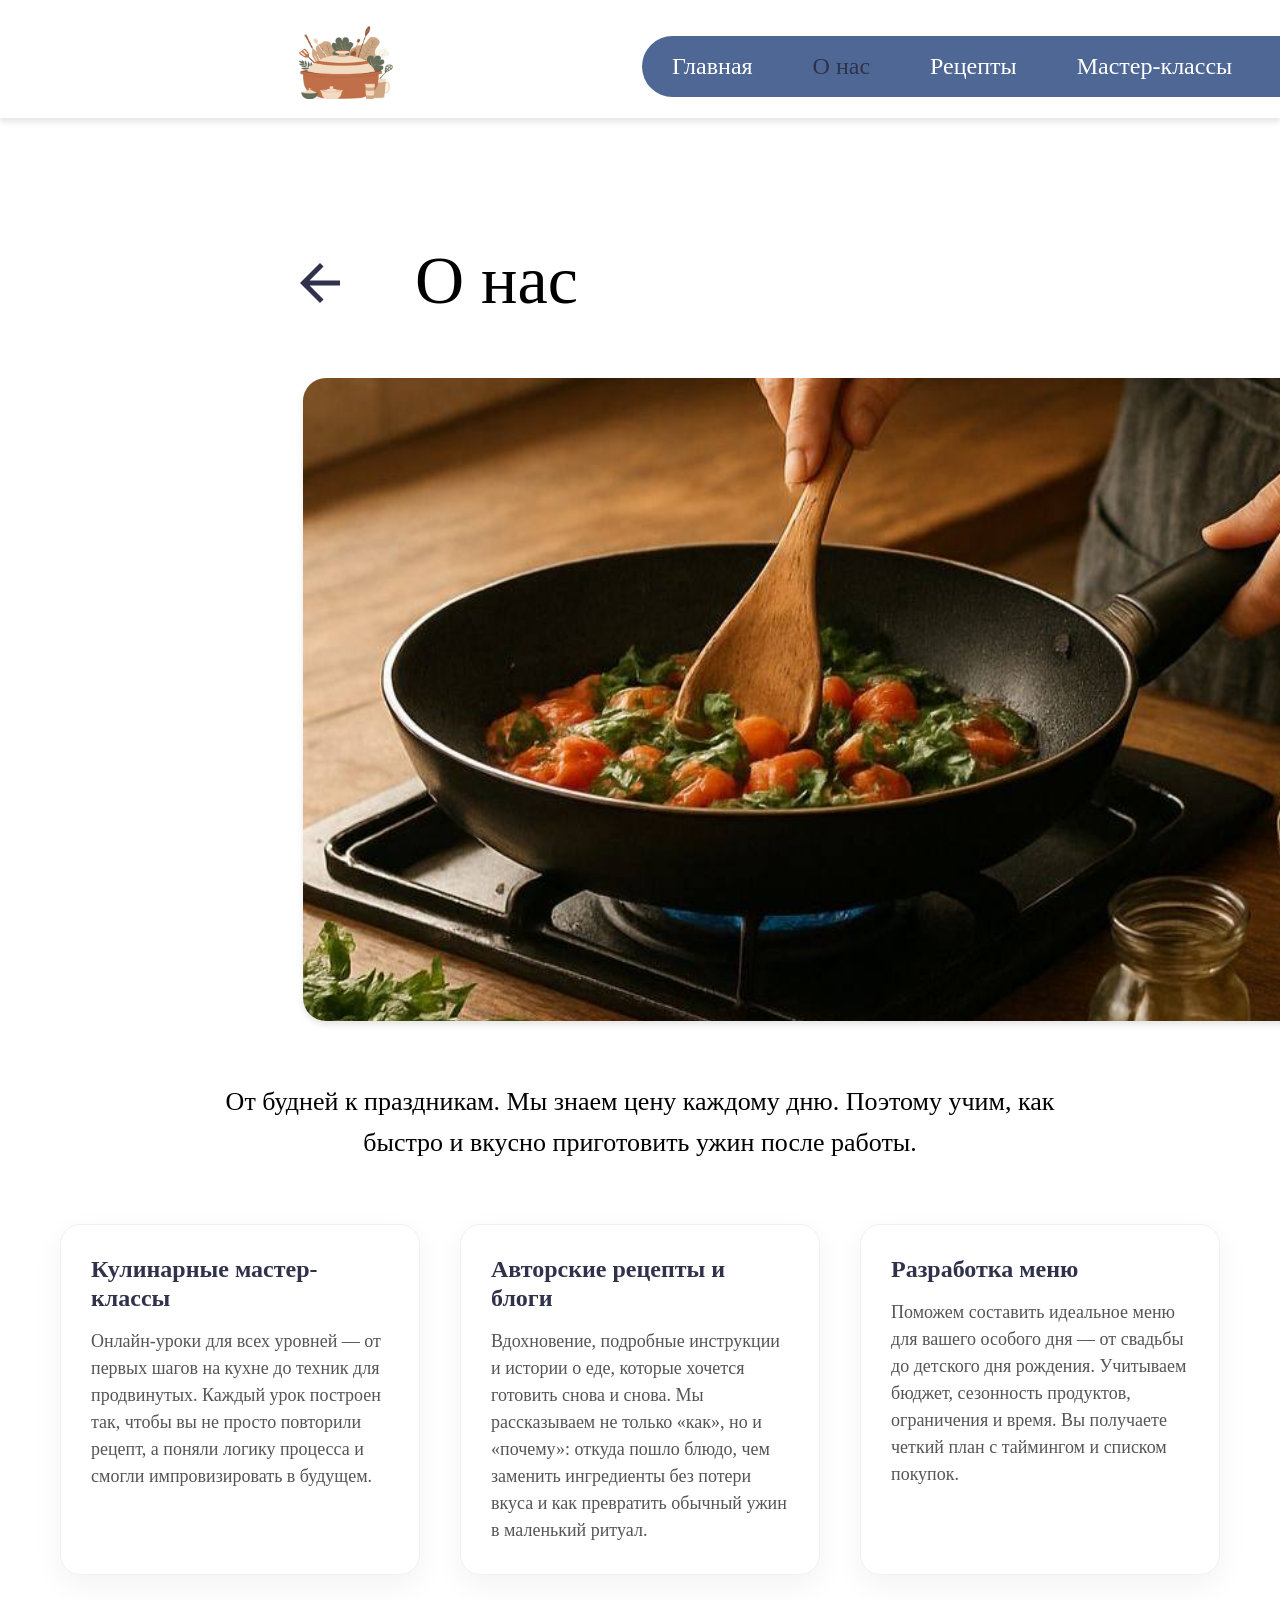
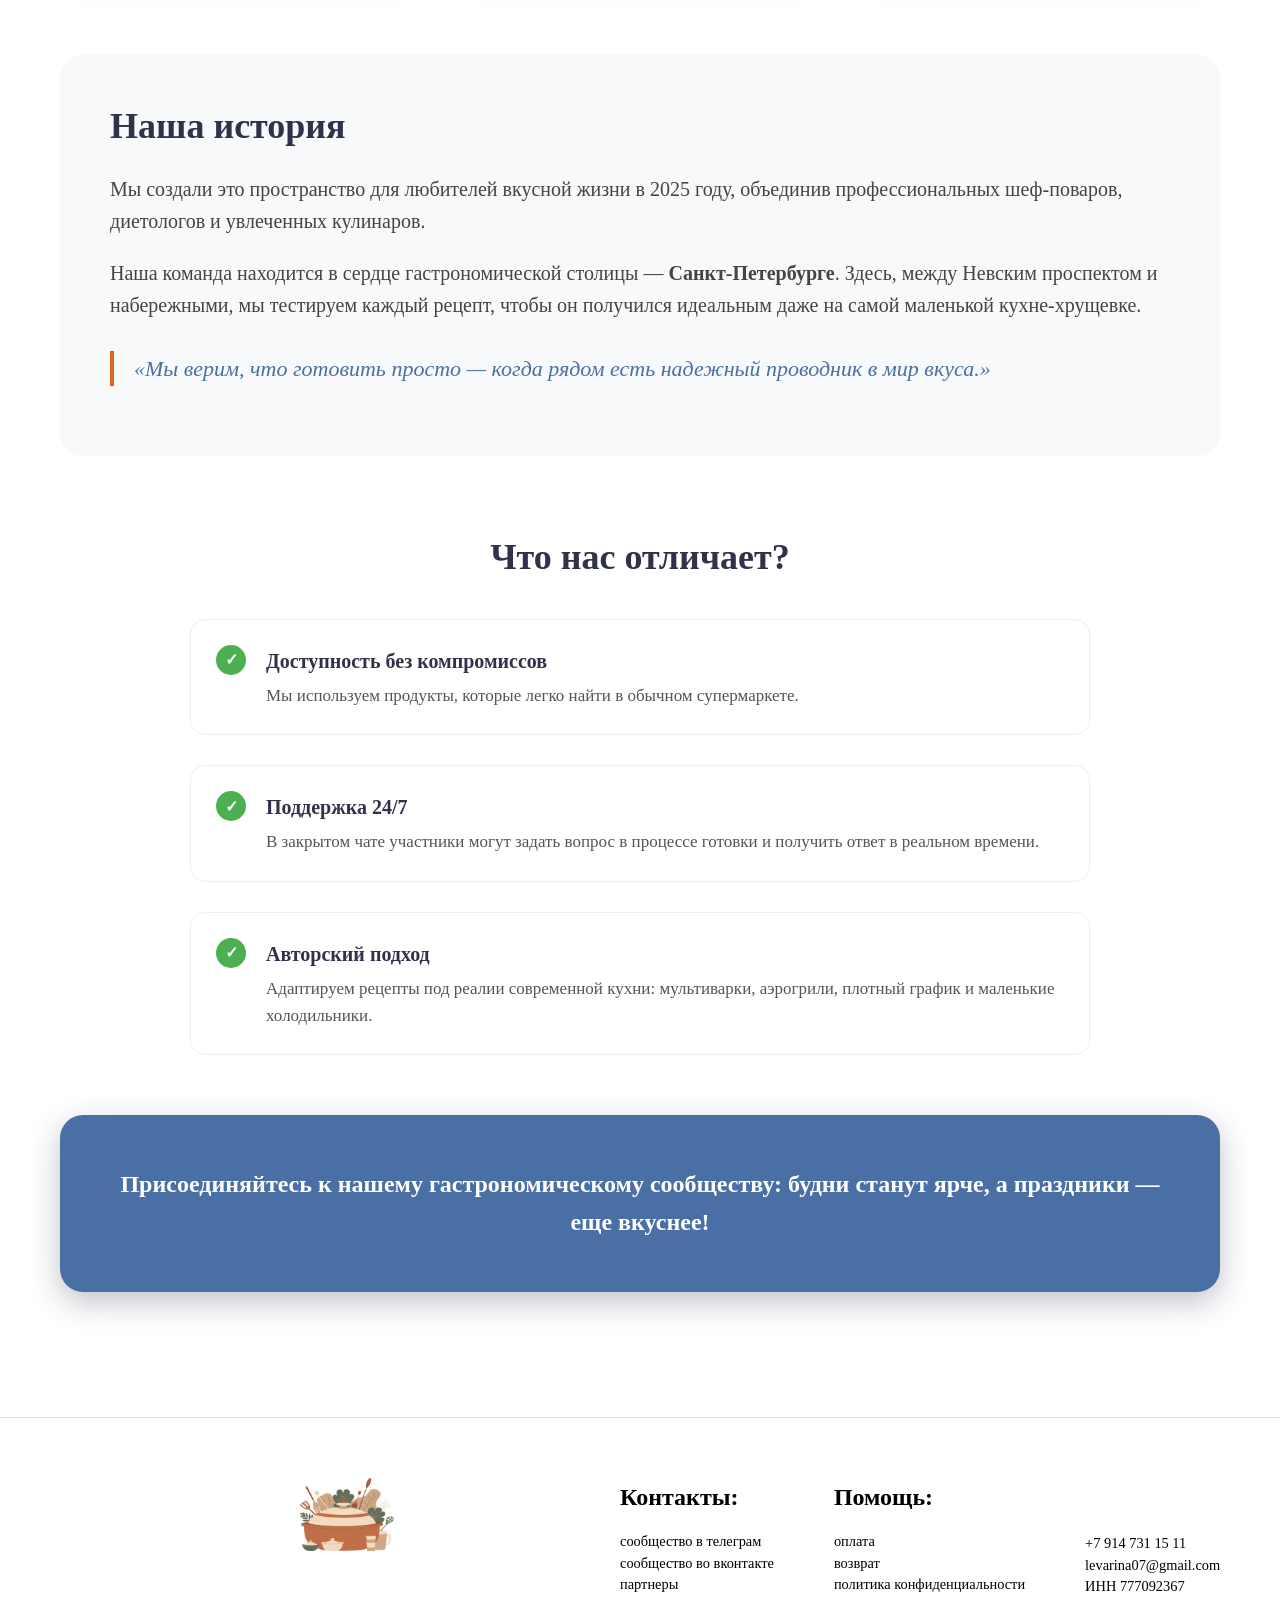
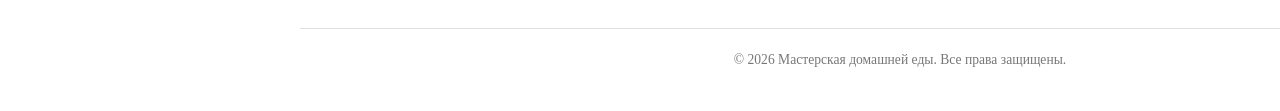
<file: about.html>
<!DOCTYPE html>
<html lang="ru">
<head>
    <meta charset="UTF-8">
    <meta name="viewport" content="width=device-width, initial-scale=1.0">
    <title>О нас | Мастерская домашней еды</title>
    <link rel="stylesheet" href="about_styles.css">
    <link rel="preconnect" href="https://fonts.googleapis.com">
    <link rel="preconnect" href="https://fonts.gstatic.com" crossorigin>
    <link href="https://fonts.googleapis.com/css2?family=Souliyo+Unicode:wght@400;600&family=Vollkorn:wght@400;700&display=swap" rel="stylesheet">
</head>
<body>
    <!-- Шапка сайта -->
    <header class="header">
        <div class="container">
            <div class="header-content">
                <!-- 🔹 Кнопка мобильного меню (добавлено) -->
                <button class="mobile-menu-btn" id="mobileMenuBtn">☰</button>
                
                <div class="logo">
                    <a href="index.html"><img src="assets/logo.jpg" alt="Логотип Мастерская домашней еды"></a>
                </div>
                
                <div class="nav-container">
                    <ul class="nav-links">
                        <li><a href="index.html">Главная</a></li>
                        <li><a href="about.html" class="active">О нас</a></li>
                        <li><a href="recipes.html">Рецепты</a></li>
                        <li><a href="master.html">Мастер-классы</a></li>
                        <li><a href="index.html#gallery">Галерея</a></li>
                    </ul>
                </div>
                
                <button class="btn-register" id="openAuthModal">Регистрация</button>
            </div>
        </div>
    </header>

    <!-- Страница О нас -->
    <main class="master-page">
        <div class="container">
            <a href="javascript:history.back()" class="arrow-container" title="Назад">
                <svg class="arrow-svg" viewBox="0 0 24 24" xmlns="http://www.w3.org/2000/svg">
                    <path class="arrow-path" d="M12 4l-1.41 1.41L16.17 11H4v2h12.17l-5.58 5.59L12 20l8-8z"/>
                </svg>
            </a>
            <h2>О нас</h2>
            
            <div class="image-block_1">
                <img src="assets/cooking.jpg" alt="О нас">
            </div>
        </div>

        <div class="conclusion-container">
            <!-- Вступление -->
            <div class="intro-lead">
                <p>От будней к праздникам. Мы знаем цену каждому дню. Поэтому учим, как быстро и вкусно приготовить ужин после работы.</p>
            </div>
        
            <!-- Сетка преимуществ (3 колонки) -->
            <div class="features-grid">
                <div class="feature-box">
                    <h3>Кулинарные мастер-классы</h3>
                    <p>Онлайн-уроки для всех уровней — от первых шагов на кухне до техник для продвинутых. Каждый урок построен так, чтобы вы не просто повторили рецепт, а поняли логику процесса и смогли импровизировать в будущем.</p>
                </div>
                <div class="feature-box">
                    <h3>Авторские рецепты и блоги</h3>
                    <p>Вдохновение, подробные инструкции и истории о еде, которые хочется готовить снова и снова. Мы рассказываем не только «как», но и «почему»: откуда пошло блюдо, чем заменить ингредиенты без потери вкуса и как превратить обычный ужин в маленький ритуал.</p>
                </div>
                <div class="feature-box">
                    <h3>Разработка меню</h3>
                    <p>Поможем составить идеальное меню для вашего особого дня — от свадьбы до детского дня рождения. Учитываем бюджет, сезонность продуктов, ограничения и время. Вы получаете четкий план с таймингом и списком покупок.</p>
                </div>
            </div>
        
            <!-- Блок "О нас" с акцентом -->
            <div class="story-block">
                <h3>Наша история</h3>
                <p>Мы создали это пространство для любителей вкусной жизни в 2025 году, объединив профессиональных шеф-поваров, диетологов и увлеченных кулинаров.</p>
                <p>Наша команда находится в сердце гастрономической столицы — <strong>Санкт-Петербурге</strong>. Здесь, между Невским проспектом и набережными, мы тестируем каждый рецепт, чтобы он получился идеальным даже на самой маленькой кухне-хрущевке.</p>
                <p class="quote">«Мы верим, что готовить просто — когда рядом есть надежный проводник в мир вкуса.»</p>
            </div>
        
            <!-- Список отличий -->
            <div class="advantages-list">
                <h3>Что нас отличает?</h3>
                <ul>
                    <li>
                        <span class="icon">✓</span>
                        <div>
                            <strong>Доступность без компромиссов</strong>
                            <p>Мы используем продукты, которые легко найти в обычном супермаркете.</p>
                        </div>
                    </li>
                    <li>
                        <span class="icon">✓</span>
                        <div>
                            <strong>Поддержка 24/7</strong>
                            <p>В закрытом чате участники могут задать вопрос в процессе готовки и получить ответ в реальном времени.</p>
                        </div>
                    </li>
                    <li>
                        <span class="icon">✓</span>
                        <div>
                            <strong>Авторский подход</strong>
                            <p>Адаптируем рецепты под реалии современной кухни: мультиварки, аэрогрили, плотный график и маленькие холодильники.</p>
                        </div>
                    </li>
                </ul>
            </div>
        
            <!-- Финальный призыв -->
            <div class="final-cta">
                <p>Присоединяйтесь к нашему гастрономическому сообществу: будни станут ярче, а праздники — еще вкуснее!</p>
            </div>
        </div>
    </main>

    <!-- Футер -->
    <footer id="contact" class="footer">
        <div class="container">
            <div class="footer-content">
                <div class="footer-logo">
                    <a href="index.html"><img src="assets/logo.jpg" alt="Логотип"></a>
                </div>

                <div class="footer-info">
                    <div class="info-column">
                        <h4>Контакты:</h4>
                        <ul>
                            <li>сообщество в телеграм</li>
                            <li>сообщество во вконтакте</li>
                            <li>партнеры</li>
                        </ul>
                    </div>

                    <div class="info-column">
                        <h4>Помощь:</h4>
                        <ul>
                            <li>оплата</li>
                            <li>возврат</li>
                            <li>политика конфиденциальности</li>
                        </ul>
                    </div>

                    <div class="info-column">
                        <h4></h4><br>
                        <ul>
                            <li>+7 914 731 15 11</li>
                            <li>levarina07@gmail.com</li>
                            <li>ИНН 777092367</li>
                        </ul>
                    </div>
                </div>

                <div class="footer-bottom">
                    <p>&copy; 2026 Мастерская домашней еды. Все права защищены.</p>
                </div>
            </div>
        </div>
    </footer>

    <!-- === УВЕДОМЛЕНИЕ ОБ УСПЕХЕ === -->
    <div class="success-notification" id="successNotification">
        <!-- Иконка галочки (SVG) -->
        <img src="[data-uri]" alt="Success">
        <div class="success-notification-text">
            <span id="notificationTitle">Успешно!</span>
            <span id="notificationSubtitle">Перенаправление...</span>
        </div>
    </div>

    <!-- Модальное окно авторизации -->
    <div class="modal-overlay" id="authModal">
        <div class="modal-content">
            <div class="modal-header">
                <h2>Вход/регистрация</h2>
            </div>
    
            <form class="modal-form" id="authForm" novalidate>
                <input type="tel" class="modal-input" id="loginPhone" placeholder="Введите номер телефона" required>
                <div class="error-message" id="loginPhoneError"></div>
                
                <input type="password" class="modal-input" id="loginPassword" placeholder="Пароль" required>
                <div class="error-message" id="loginPasswordError"></div>
                
                <a href="#" class="modal-link" id="switchToRegister">Зарегистрироваться?</a>
                
                <button type="submit" class="modal-btn">Далее</button>
            </form>

            <div class="modal-close" id="closeAuthModal">&times;</div>
        </div>
    </div>

    <!-- Модальное окно регистрации -->
    <div class="modal-overlay" id="registerModal">
        <div class="modal-content">
            <div class="modal-header">
                <h2>Регистрация</h2>
            </div>

            <form class="modal-form" id="registerForm" novalidate>
                <input type="tel" class="modal-input" id="regPhone" placeholder="Введите номер телефона" required>
                <div class="error-message" id="regPhoneError"></div>
                
                <input type="password" class="modal-input" id="regPassword" placeholder="Придумайте пароль" required>
                <div class="error-message" id="regPasswordError"></div>
                
                <button type="submit" class="modal-btn">Зарегистрироваться</button>
            </form>

            <div class="modal-close" id="closeRegisterModal">&times;</div>
        </div>
    </div>

    <script>
        // === ГЛОБАЛЬНЫЕ ФУНКЦИИ ВАЛИДАЦИИ ===
        function cleanPhone(phone) { return phone.replace(/[^0-9+]/g, ''); }
        function formatPhone(phone) {
            let cleaned = cleanPhone(phone);
            if (cleaned.startsWith('8')) cleaned = '7' + cleaned.slice(1);
            if (!cleaned.startsWith('+7')) {
                if (cleaned.startsWith('7')) cleaned = '+7' + cleaned.slice(1);
                else cleaned = '+7' + cleaned;
            }
            return cleaned;
        }
        function isValidPhone(phone) { return /^\+7\d{10}$/.test(formatPhone(phone)); }
        function isValidPassword(password) { return password.length >= 6; }

        // Работа с базой пользователей
        function getUsers() {
            const users = localStorage.getItem('users');
            return users ? JSON.parse(users) : [];
        }
        function saveUser(phone, password) {
            const users = getUsers();
            if (users.some(user => user.phone === phone)) return false;
            users.push({ phone, password });
            localStorage.setItem('users', JSON.stringify(users));
            return true;
        }
        function checkCredentials(phone, password) {
            return getUsers().some(user => user.phone === phone && user.password === password);
        }

        // === ФУНКЦИИ АВТОРИЗАЦИИ ===
        function initAuth() {
            const isLoggedIn = localStorage.getItem('isLoggedIn') === 'true';
            const authButton = document.getElementById('openAuthModal');
            if (authButton) {
                if (isLoggedIn) {
                    authButton.textContent = 'Выход';
                    authButton.classList.remove('btn-register');
                    authButton.classList.add('logout-btn');
                } else {
                    authButton.textContent = 'Регистрация';
                    authButton.classList.remove('logout-btn');
                    authButton.classList.add('btn-register');
                }
            }
            return isLoggedIn;
        }
        
        function setLoggedIn(isLoggedIn) {
            localStorage.setItem('isLoggedIn', isLoggedIn.toString());
            initAuth();
        }
        function isLoggedIn() { return localStorage.getItem('isLoggedIn') === 'true'; }
        
        function openModal(modal) {
            if (modal) { modal.style.display = 'flex'; document.body.style.overflow = 'hidden'; }
        }
        function closeModal(modal) {
            if (modal) {
                modal.style.display = 'none';
                if (window.innerWidth <= 768) document.body.style.overflow = 'auto';
            }
        }

        // === ФУНКЦИИ ОШИБОК И УВЕДОМЛЕНИЙ ===
        function showError(inputId, errorId, message) {
            const input = document.getElementById(inputId);
            const errorDiv = document.getElementById(errorId);
            if (input && errorDiv) {
                input.classList.add('error');
                errorDiv.textContent = message;
                errorDiv.classList.add('visible');
            }
        }
        function clearErrors(formId) {
            const form = document.getElementById(formId);
            if (!form) return;
            form.querySelectorAll('.modal-input').forEach(i => i.classList.remove('error'));
            form.querySelectorAll('.error-message').forEach(e => { e.textContent = ''; e.classList.remove('visible'); });
        }

        // Функция для показа красивого уведомления
        function showSuccessNotification(title, subtitle, callback) {
            const notification = document.getElementById('successNotification');
            const titleEl = document.getElementById('notificationTitle');
            const subEl = document.getElementById('notificationSubtitle');
            
            titleEl.textContent = title;
            subEl.textContent = subtitle;
            
            // Показываем
            notification.classList.add('active');
            
            // Ждем 3 секунды, затем выполняем действие
            setTimeout(() => {
                notification.classList.remove('active');
                setTimeout(() => {
                    if (callback) callback();
                }, 500);
            }, 3000);
        }

        document.addEventListener('DOMContentLoaded', function() {
            initAuth();
        
            // ==========================================
            // МОБИЛЬНОЕ МЕНЮ
            // ==========================================
            const mobileMenuBtn = document.getElementById('mobileMenuBtn');
            const navContainer = document.querySelector('.nav-container');
            const navLinks = document.querySelectorAll('.nav-links a');
            
            if (mobileMenuBtn && navContainer) {
                mobileMenuBtn.addEventListener('click', function(e) {
                    e.preventDefault(); e.stopPropagation();
                    const isActive = navContainer.classList.contains('active');
                    if (isActive) {
                        navContainer.classList.remove('active');
                        this.innerHTML = '☰';
                        setTimeout(() => { navContainer.style.display = 'none'; }, 300);
                        document.body.style.overflow = 'auto';
                    } else {
                        navContainer.style.display = 'flex';
                        navContainer.classList.add('active');
                        this.innerHTML = '✕';
                        document.body.style.overflow = 'hidden';
                    }
                });
            }
            
            navLinks.forEach(link => {
                link.addEventListener('click', function() {
                    if (window.innerWidth <= 768 && navContainer) {
                        setTimeout(() => {
                            navContainer.classList.remove('active');
                            setTimeout(() => { navContainer.style.display = 'none'; }, 300);
                            document.body.style.overflow = 'auto';
                        }, 500);
                        if (mobileMenuBtn) mobileMenuBtn.innerHTML = '☰';
                    }
                });
            });
            
            document.addEventListener('click', function(e) {
                if (window.innerWidth <= 768 && navContainer && navContainer.classList.contains('active')) {
                    if (!navContainer.contains(e.target) && !(mobileMenuBtn && mobileMenuBtn.contains(e.target))) {
                        navContainer.classList.remove('active');
                        setTimeout(() => { navContainer.style.display = 'none'; }, 300);
                        document.body.style.overflow = 'auto';
                        if (mobileMenuBtn) mobileMenuBtn.innerHTML = '☰';
                    }
                }
            });
            
            window.addEventListener('resize', function() {
                if (window.innerWidth > 768) {
                    if (navContainer) { navContainer.style.display = ''; navContainer.classList.remove('active'); }
                    if (mobileMenuBtn) mobileMenuBtn.style.display = 'none';
                    document.body.style.overflow = 'auto';
                } else {
                    if (navContainer) navContainer.style.display = 'none';
                    if (mobileMenuBtn) mobileMenuBtn.style.display = '';
                }
            });
            if (window.innerWidth > 768 && mobileMenuBtn) mobileMenuBtn.style.display = 'none';
        
            // ==========================================
            // ОБРАБОТЧИКИ МОДАЛЬНЫХ ОКОН
            // ==========================================
            const authButton = document.getElementById('openAuthModal');
            if (authButton) {
                authButton.addEventListener('click', function(e) {
                    e.preventDefault();
                    if (isLoggedIn()) {
                        // === ИЗМЕНЕНИЕ ЗДЕСЬ: Уведомление при выходе ===
                        setLoggedIn(false); // Сначала сбрасываем статус
                        // Показываем уведомление, затем перезагружаем
                        showSuccessNotification('Выход выполнен', 'Вы успешно вышли из аккаунта.', () => {
                            location.reload();
                        });
                    } else {
                        clearErrors('authForm'); clearErrors('registerForm');
                        openModal(document.getElementById('authModal'));
                    }
                });
            }
        
            const loginModal = document.getElementById('authModal');
            const registerModal = document.getElementById('registerModal');
            const closeLoginModalBtn = document.getElementById('closeAuthModal');
            const closeRegisterModalBtn = document.getElementById('closeRegisterModal');
            const switchToRegisterLink = document.getElementById('switchToRegister');

            if (closeLoginModalBtn) closeLoginModalBtn.addEventListener('click', () => { closeModal(loginModal); setTimeout(()=>location.reload(), 100); });
            if (closeRegisterModalBtn) closeRegisterModalBtn.addEventListener('click', () => { closeModal(registerModal); setTimeout(()=>location.reload(), 100); });
            
            if (loginModal) loginModal.addEventListener('click', e => { if (e.target === this) { closeModal(loginModal); setTimeout(()=>location.reload(), 100); } });
            if (registerModal) registerModal.addEventListener('click', e => { if (e.target === this) { closeModal(registerModal); setTimeout(()=>location.reload(), 100); } });

            if (switchToRegisterLink) {
                switchToRegisterLink.addEventListener('click', function(e) {
                    e.preventDefault();
                    clearErrors('authForm'); clearErrors('registerForm');
                    closeModal(loginModal); 
                    openModal(registerModal);
                });
            }
        
            // --- ОБРАБОТКА ВХОДА ---
            const loginForm = document.getElementById('authForm');
            if (loginForm) {
                loginForm.addEventListener('submit', function(e) {
                    e.preventDefault();
                    clearErrors('authForm');
                    
                    const phoneInput = document.getElementById('loginPhone');
                    const passwordInput = document.getElementById('loginPassword');
                    const formattedPhone = formatPhone(phoneInput.value);
                    let hasError = false;
                    
                    if (!isValidPhone(phoneInput.value)) {
                        showError('loginPhone', 'loginPhoneError', 'Номер должен быть в формате +79004301679');
                        hasError = true;
                    }
                    if (!passwordInput.value) {
                        showError('loginPassword', 'loginPasswordError', 'Введите пароль');
                        hasError = true;
                    }
                    if (hasError) return;

                    if (checkCredentials(formattedPhone, passwordInput.value)) {
                        setLoggedIn(true);
                        closeModal(loginModal);
                        showSuccessNotification('С возвращением!', 'Вы успешно вошли в систему.', () => {
                            location.reload();
                        });
                    } else {
                        showError('loginPassword', 'loginPasswordError', 'Неверный номер или пароль');
                    }
                });
            }
        
            // --- ОБРАБОТКА РЕГИСТРАЦИИ ---
            const registerForm = document.getElementById('registerForm');
            if (registerForm) {
                registerForm.addEventListener('submit', function(e) {
                    e.preventDefault();
                    clearErrors('registerForm');
                    
                    const phoneInput = document.getElementById('regPhone');
                    const passwordInput = document.getElementById('regPassword');
                    const formattedPhone = formatPhone(phoneInput.value);
                    let hasError = false;

                    if (!isValidPhone(phoneInput.value)) {
                        showError('regPhone', 'regPhoneError', 'Номер должен быть в формате +79004301679');
                        hasError = true;
                    }
                    if (!isValidPassword(passwordInput.value)) {
                        showError('regPassword', 'regPasswordError', 'Пароль должен содержать минимум 6 символов');
                        hasError = true;
                    }
                    if (hasError) return;

                    if (saveUser(formattedPhone, passwordInput.value)) {
                        closeModal(registerModal);
                        showSuccessNotification('Регистрация успешна!', 'Добро пожаловать в нашу семью.', () => {
                            setLoggedIn(true);
                            location.reload();
                        });
                    } else {
                        showError('regPhone', 'regPhoneError', 'Пользователь с таким номером уже существует');
                    }
                });
            }
        
            document.addEventListener('keydown', function(e) {
                if (e.key === 'Escape') {
                    if (loginModal && loginModal.style.display === 'flex') { closeModal(loginModal); setTimeout(()=>location.reload(), 100); }
                    if (registerModal && registerModal.style.display === 'flex') { closeModal(registerModal); setTimeout(()=>location.reload(), 100); }
                    
                    if (navContainer && navContainer.classList.contains('active')) {
                        navContainer.classList.remove('active');
                        setTimeout(() => { navContainer.style.display = 'none'; }, 300);
                        document.body.style.overflow = 'auto';
                        if (mobileMenuBtn) mobileMenuBtn.innerHTML = '☰';
                    }
                }
            });
        
            document.querySelectorAll('a[href^="#"]').forEach(anchor => {
                anchor.addEventListener('click', function (e) {
                    e.preventDefault();
                    const targetId = this.getAttribute('href').substring(1);
                    if (targetId) {
                        const targetElement = document.getElementById(targetId);
                        if (targetElement) targetElement.scrollIntoView({ behavior: 'smooth' });
                    }
                    updateActiveLink();
                });
            });
        });
    </script>
</body>
</html>
</file>
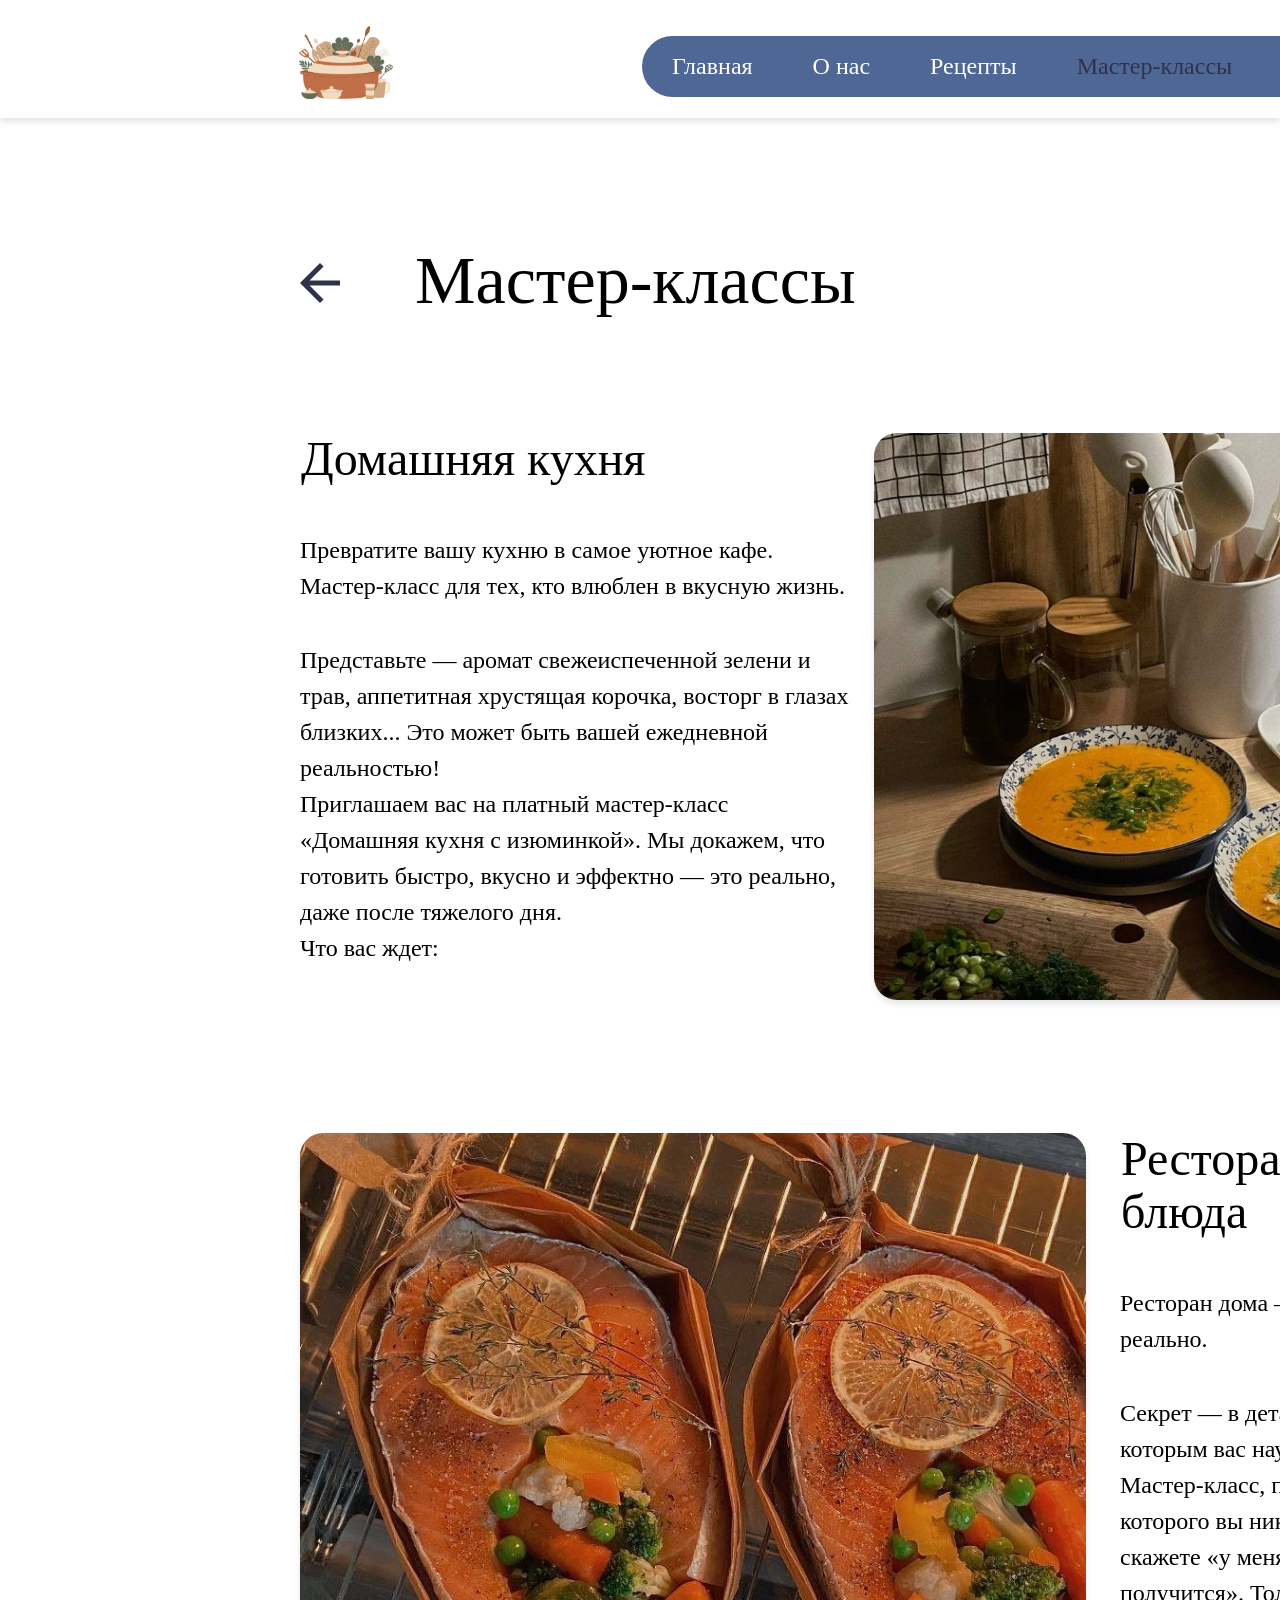
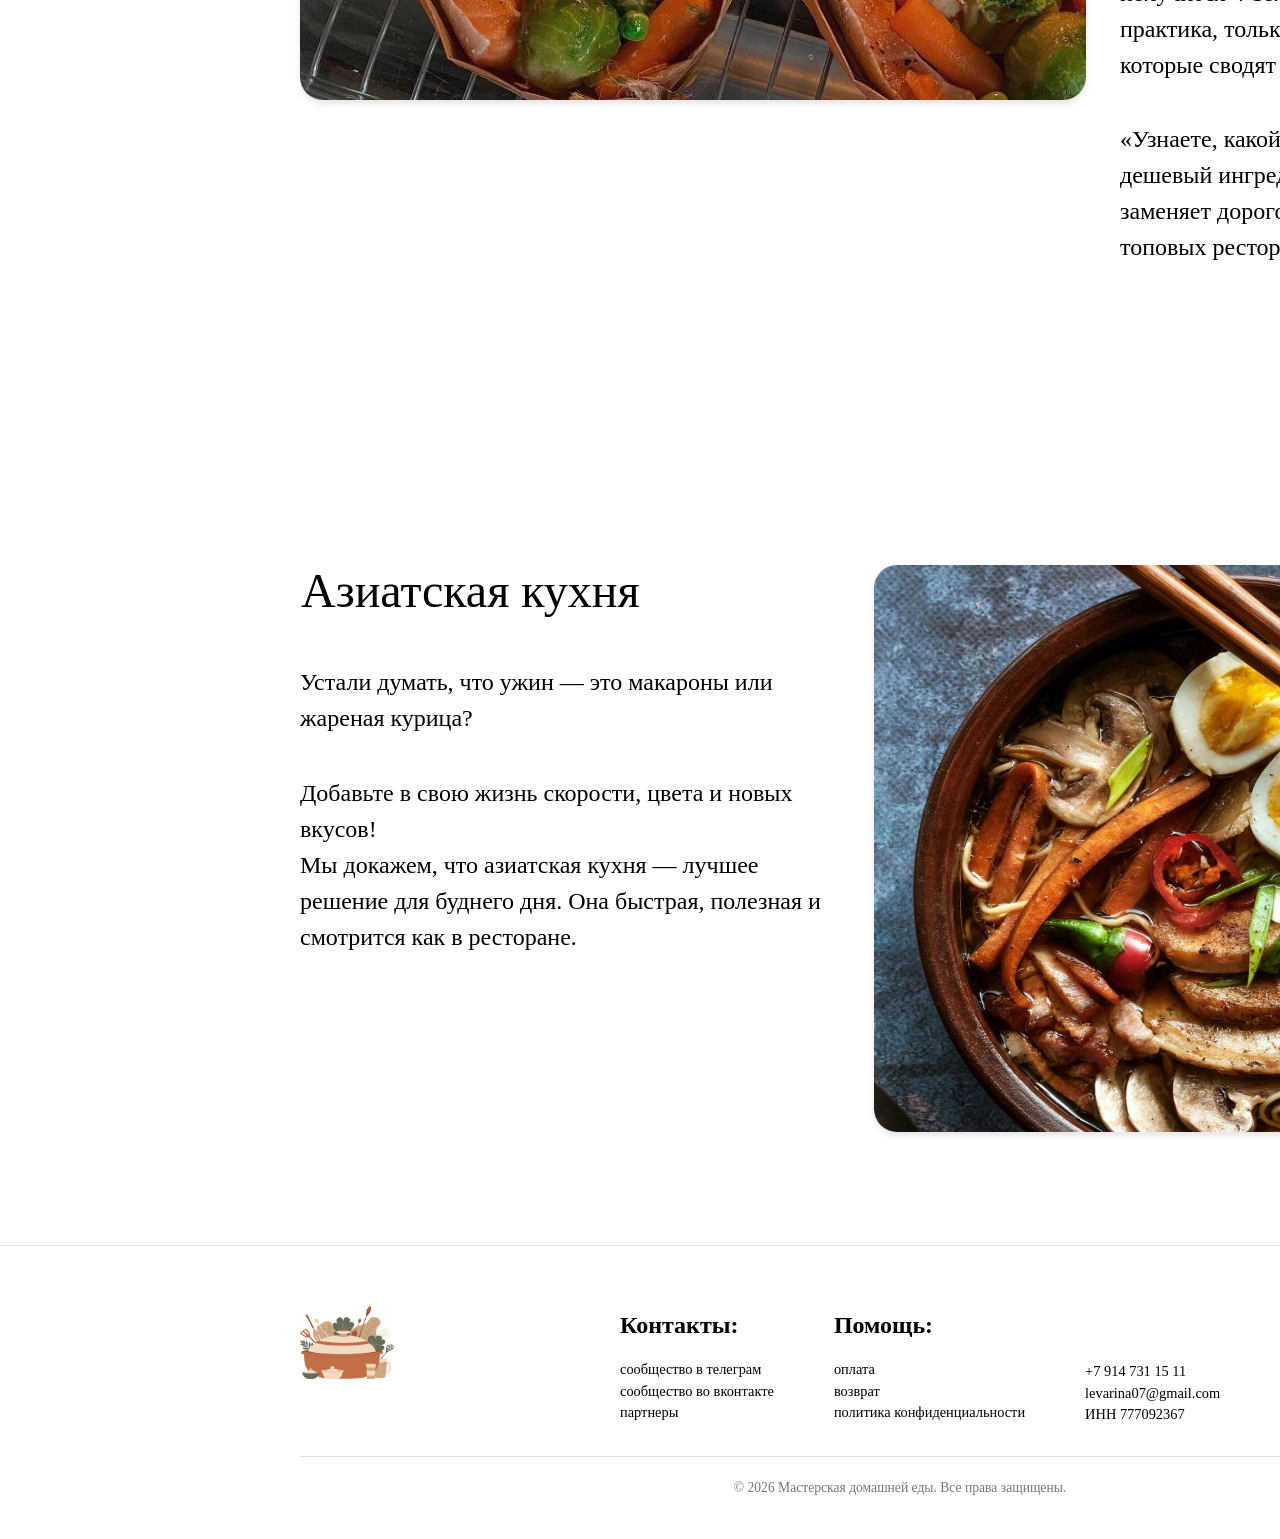
<file: master.html>
<!DOCTYPE html>
<html lang="ru">
<head>
    <meta charset="UTF-8">
    <meta name="viewport" content="width=device-width, initial-scale=1.0">
    <title>Мастер-классы | Мастерская домашней еды</title>
    <link rel="stylesheet" href="master_styles.css">
    <link rel="preconnect" href="https://fonts.googleapis.com">
    <link rel="preconnect" href="https://fonts.gstatic.com" crossorigin>
    <link href="https://fonts.googleapis.com/css2?family=Souliyo+Unicode:wght@400;600&family=Vollkorn:wght@400;700&display=swap" rel="stylesheet">
</head>
<body>
    <!-- Шапка сайта -->
    <header class="header">
        <div class="container">
            <div class="header-content">
                <!-- Кнопка мобильного меню -->
                <button class="mobile-menu-btn" id="mobileMenuBtn">☰</button>
                
                <div class="logo">
                    <a href="index.html"><img src="assets/logo.jpg" alt="Логотип Мастерская домашней еды"></a>
                </div>
                
                <div class="nav-container" id="navContainer">
                    <ul class="nav-links">
                        <li><a href="index.html">Главная</a></li>
                        <li><a href="about.html">О нас</a></li>
                        <li><a href="recipes.html">Рецепты</a></li>
                        <li><a href="master.html" class="active">Мастер-классы</a></li>
                        <li><a href="index.html#gallery">Галерея</a></li>
                    </ul>
                </div>
                
                <button class="btn-register" id="openAuthModal">Регистрация</button>
            </div>
        </div>
    </header>

    <!-- Страница Мастер-классы -->
    <main class="master-page">
        <div class="container">
            <a href="javascript:history.back()" class="arrow-container" title="Назад">
                <svg class="arrow-svg" viewBox="0 0 24 24" xmlns="http://www.w3.org/2000/svg">
                    <path class="arrow-path" d="M12 4l-1.41 1.41L16.17 11H4v2h12.17l-5.58 5.59L12 20l8-8z"/>
                </svg>
            </a>
            <h2>Мастер-классы</h2>
            
            <!-- Секция 1: Домашняя кухня -->
            <section class="master-section">
                <div class="section-content section-content_1">
                    <div class="text-block">
                        <a href="master_1.html"><h2>Домашняя кухня</h2></a>
                        <p>Превратите вашу кухню в самое уютное кафе. Мастер-класс для тех, кто влюблен в вкусную жизнь.</p><br>
                        <p>Представьте — аромат свежеиспеченной зелени и трав, аппетитная хрустящая корочка, восторг в глазах близких... Это может быть вашей ежедневной реальностью!</p>
                        <p>Приглашаем вас на платный мастер-класс «Домашняя кухня с изюминкой». Мы докажем, что готовить быстро, вкусно и эффектно — это реально, даже после тяжелого дня.</p>
                        <p>Что вас ждет:</p>
                    </div>
                    <div class="image-block image-block_1">
                        <a href="master_1.html"><img src="assets/home_cooking.jpg" alt="Домашняя кухня"></a>
                    </div>
                </div>
            </section>

            <!-- Секция 2: Ресторанные блюда -->
            <section class="master-section">
                <div class="section-content section-content_2">
                    <div class="text-block">
                        <h2>Ресторанные блюда</h2>
                        <p>Ресторан дома — это реально.</p><br>
                        <p>Секрет — в деталях, которым вас научит шеф. Мастер-класс, после которого вы никогда не скажете «у меня так не получится». Только практика, только соусы, которые сводят с ума.</p><br>
                        <p>«Узнаете, какой один дешевый ингредиент заменяет дорогой уксус в топовых ресторанах».</p>
                    </div>
                    <div class="image-block image-block_2">
                        <img src="assets/restaurant_dishes.jpg" alt="Ресторанные блюда">
                    </div>
                </div>
            </section>

            <!-- Секция 3: Азиатская кухня -->
            <section class="master-section">
                <div class="section-content section-content_3">
                    <div class="text-block">
                        <h2>Азиатская кухня</h2>
                        <p>Устали думать, что ужин — это макароны или жареная курица?</p><br>
                        <p>Добавьте в свою жизнь скорости, цвета и новых вкусов!</p>
                        <p>Мы докажем, что азиатская кухня — лучшее решение для буднего дня. Она быстрая, полезная и смотрится как в ресторане.</p>
                    </div>
                    <div class="image-block image-block_3">
                        <img src="assets/Asian_cuisine.jpg" alt="Азиатская кухня">
                    </div>
                </div>
            </section>
        </div>
    </main>

    <!-- Футер -->
    <footer id="contact" class="footer">
        <div class="container">
            <div class="footer-content">
                <div class="footer-logo">
                    <a href="index.html"><img src="assets/logo.jpg" alt="Логотип"></a>
                </div>

                <div class="footer-info">
                    <div class="info-column">
                        <h4>Контакты:</h4>
                        <ul>
                            <li>сообщество в телеграм</li>
                            <li>сообщество во вконтакте</li>
                            <li>партнеры</li>
                        </ul>
                    </div>

                    <div class="info-column">
                        <h4>Помощь:</h4>
                        <ul>
                            <li>оплата</li>
                            <li>возврат</li>
                            <li>политика конфиденциальности</li>
                        </ul>
                    </div>

                    <div class="info-column">
                        <h4></h4><br>
                        <ul>
                            <li>+7 914 731 15 11</li>
                            <li>levarina07@gmail.com</li>
                            <li>ИНН 777092367</li>
                        </ul>
                    </div>
                </div>

                <div class="footer-bottom">
                    <p>&copy; 2026 Мастерская домашней еды. Все права защищены.</p>
                </div>
            </div>
        </div>
    </footer>

    <!-- Модальное окно авторизации -->
    <div class="modal-overlay" id="authModal">
        <div class="modal-content">
            <div class="modal-header">
                <h2>Вход/регистрация</h2>
            </div>
            <form class="modal-form" id="authForm">
                <input type="tel" class="modal-input" placeholder="Введите номер телефона" required>
                <input type="password" class="modal-input" placeholder="Пароль" required>
                <a href="#" class="modal-link" id="switchToRegister">Зарегистрироваться?</a>
                <button type="submit" class="modal-btn">Далее</button>
            </form>
            <div class="modal-close" id="closeAuthModal">&times;</div>
        </div>
    </div>

    <!-- Модальное окно регистрации -->
    <div class="modal-overlay" id="registerModal">
        <div class="modal-content">
            <div class="modal-header">
                <h2>Регистрация</h2>
            </div>
            <form class="modal-form" id="registerForm">
                <input type="tel" class="modal-input" placeholder="Введите номер телефона" required>
                <input type="password" class="modal-input" placeholder="Придумайте пароль" required>
                <button type="submit" class="modal-btn">Зарегистрироваться</button>
            </form>
            <div class="modal-close" id="closeRegisterModal">&times;</div>
        </div>
    </div>

    <script>
        // === Функции аутентификации ===
        function initAuth() {
            const isLoggedIn = localStorage.getItem('isLoggedIn') === 'true';
            const authButton = document.getElementById('openAuthModal');
            if (authButton) {
                if (isLoggedIn) {
                    authButton.textContent = 'Выход';
                    authButton.classList.remove('btn-register');
                    authButton.classList.add('logout-btn');
                } else {
                    authButton.textContent = 'Регистрация';
                    authButton.classList.remove('logout-btn');
                    authButton.classList.add('btn-register');
                }
            }
            return isLoggedIn;
        }

        function setLoggedIn(isLoggedIn) {
            localStorage.setItem('isLoggedIn', isLoggedIn.toString());
            initAuth();
        }

        function isLoggedIn() {
            return localStorage.getItem('isLoggedIn') === 'true';
        }

        function openModal(modal) {
            if (modal) {
                modal.style.display = 'flex';
                document.body.style.overflow = 'hidden';
            }
        }

        function closeModal(modal) {
            if (modal) {
                modal.style.display = 'none';
                if (window.innerWidth <= 768) {
                    document.body.style.overflow = 'auto';
                }
            }
        }

        // === Основной обработчик ===
        document.addEventListener('DOMContentLoaded', function() {
            initAuth();

            // ==========================================
            // 📱 МОБИЛЬНОЕ МЕНЮ
            // ==========================================
            const mobileMenuBtn = document.getElementById('mobileMenuBtn');
            const navContainer = document.getElementById('navContainer');
            const navLinks = document.querySelectorAll('.nav-links a');

            if (mobileMenuBtn && navContainer) {
                mobileMenuBtn.addEventListener('click', function(e) {
                    e.preventDefault();
                    e.stopPropagation();
                    const isActive = navContainer.classList.contains('active');
                    if (isActive) {
                        navContainer.classList.remove('active');
                        this.innerHTML = '☰';
                        setTimeout(() => { navContainer.style.display = 'none'; }, 300);
                        document.body.style.overflow = 'auto';
                    } else {
                        navContainer.style.display = 'flex';
                        setTimeout(() => { navContainer.classList.add('active'); }, 10);
                        this.innerHTML = '✕';
                        document.body.style.overflow = 'hidden';
                    }
                });
            }

            navLinks.forEach(link => {
                link.addEventListener('click', function() {
                    if (window.innerWidth <= 768 && navContainer) {
                        setTimeout(() => {
                            navContainer.classList.remove('active');
                            setTimeout(() => { navContainer.style.display = 'none'; }, 300);
                            document.body.style.overflow = 'auto';
                        }, 300);
                        if (mobileMenuBtn) mobileMenuBtn.innerHTML = '☰';
                    }
                });
            });

            document.addEventListener('click', function(e) {
                if (window.innerWidth <= 768 && navContainer && navContainer.classList.contains('active')) {
                    const isClickInsideMenu = navContainer.contains(e.target);
                    const isClickOnBtn = mobileMenuBtn && mobileMenuBtn.contains(e.target);
                    if (!isClickInsideMenu && !isClickOnBtn) {
                        navContainer.classList.remove('active');
                        setTimeout(() => { navContainer.style.display = 'none'; }, 300);
                        document.body.style.overflow = 'auto';
                        if (mobileMenuBtn) mobileMenuBtn.innerHTML = '☰';
                    }
                }
            });

            window.addEventListener('resize', function() {
                if (window.innerWidth > 768) {
                    if (navContainer) { 
                        navContainer.style.display = ''; 
                        navContainer.classList.remove('active'); 
                    }
                    if (mobileMenuBtn) mobileMenuBtn.style.display = 'none';
                    document.body.style.overflow = 'auto';
                } else {
                    if (navContainer) navContainer.style.display = 'none';
                    if (mobileMenuBtn) mobileMenuBtn.style.display = '';
                }
            });

            if (window.innerWidth > 768 && mobileMenuBtn) {
                mobileMenuBtn.style.display = 'none';
            }

            // ==========================================
            // 🔐 Модальные окна
            // ==========================================
            const authButton = document.getElementById('openAuthModal');
            if (authButton) {
                authButton.addEventListener('click', function(e) {
                    e.preventDefault();
                    if (isLoggedIn()) {
                        setLoggedIn(false);
                        alert('Вы успешно вышли из аккаунта');
                    } else {
                        openModal(document.getElementById('authModal'));
                    }
                });
            }

            const loginModal = document.getElementById('authModal');
            const registerModal = document.getElementById('registerModal');
            const closeLoginModalBtn = document.getElementById('closeAuthModal');
            const closeRegisterModalBtn = document.getElementById('closeRegisterModal');
            const switchToRegisterLink = document.getElementById('switchToRegister');

            if (closeLoginModalBtn) closeLoginModalBtn.addEventListener('click', () => closeModal(loginModal));
            if (closeRegisterModalBtn) closeRegisterModalBtn.addEventListener('click', () => closeModal(registerModal));
            if (loginModal) loginModal.addEventListener('click', e => { if (e.target === this) closeModal(loginModal); });
            if (registerModal) registerModal.addEventListener('click', e => { if (e.target === this) closeModal(registerModal); });
            if (switchToRegisterLink) {
                switchToRegisterLink.addEventListener('click', function(e) {
                    e.preventDefault();
                    closeModal(loginModal);
                    openModal(registerModal);
                });
            }

            const loginForm = document.getElementById('authForm');
            if (loginForm) {
                loginForm.addEventListener('submit', function(e) {
                    e.preventDefault();
                    setLoggedIn(true);
                    closeModal(loginModal);
                    alert('Вы успешно вошли в аккаунт');
                });
            }

            const registerForm = document.getElementById('registerForm');
            if (registerForm) {
                registerForm.addEventListener('submit', function(e) {
                    e.preventDefault();
                    setLoggedIn(true);
                    closeModal(registerModal);
                    alert('Регистрация завершена! Вы успешно вошли в аккаунт');
                });
            }

            document.addEventListener('keydown', function(e) {
                if (e.key === 'Escape') {
                    closeModal(loginModal);
                    closeModal(registerModal);
                    if (navContainer && navContainer.classList.contains('active')) {
                        navContainer.classList.remove('active');
                        setTimeout(() => { navContainer.style.display = 'none'; }, 300);
                        document.body.style.overflow = 'auto';
                        if (mobileMenuBtn) mobileMenuBtn.innerHTML = '☰';
                    }
                }
            });

            // Плавный скролл
            document.querySelectorAll('a[href^="#"]').forEach(anchor => {
                anchor.addEventListener('click', function(e) {
                    e.preventDefault();
                    const targetId = this.getAttribute('href').substring(1);
                    if (targetId) {
                        const targetElement = document.getElementById(targetId);
                        if (targetElement) {
                            targetElement.scrollIntoView({ behavior: 'smooth' });
                        }
                    }
                });
            });
        });
    </script>
</body>
</html>
</file>
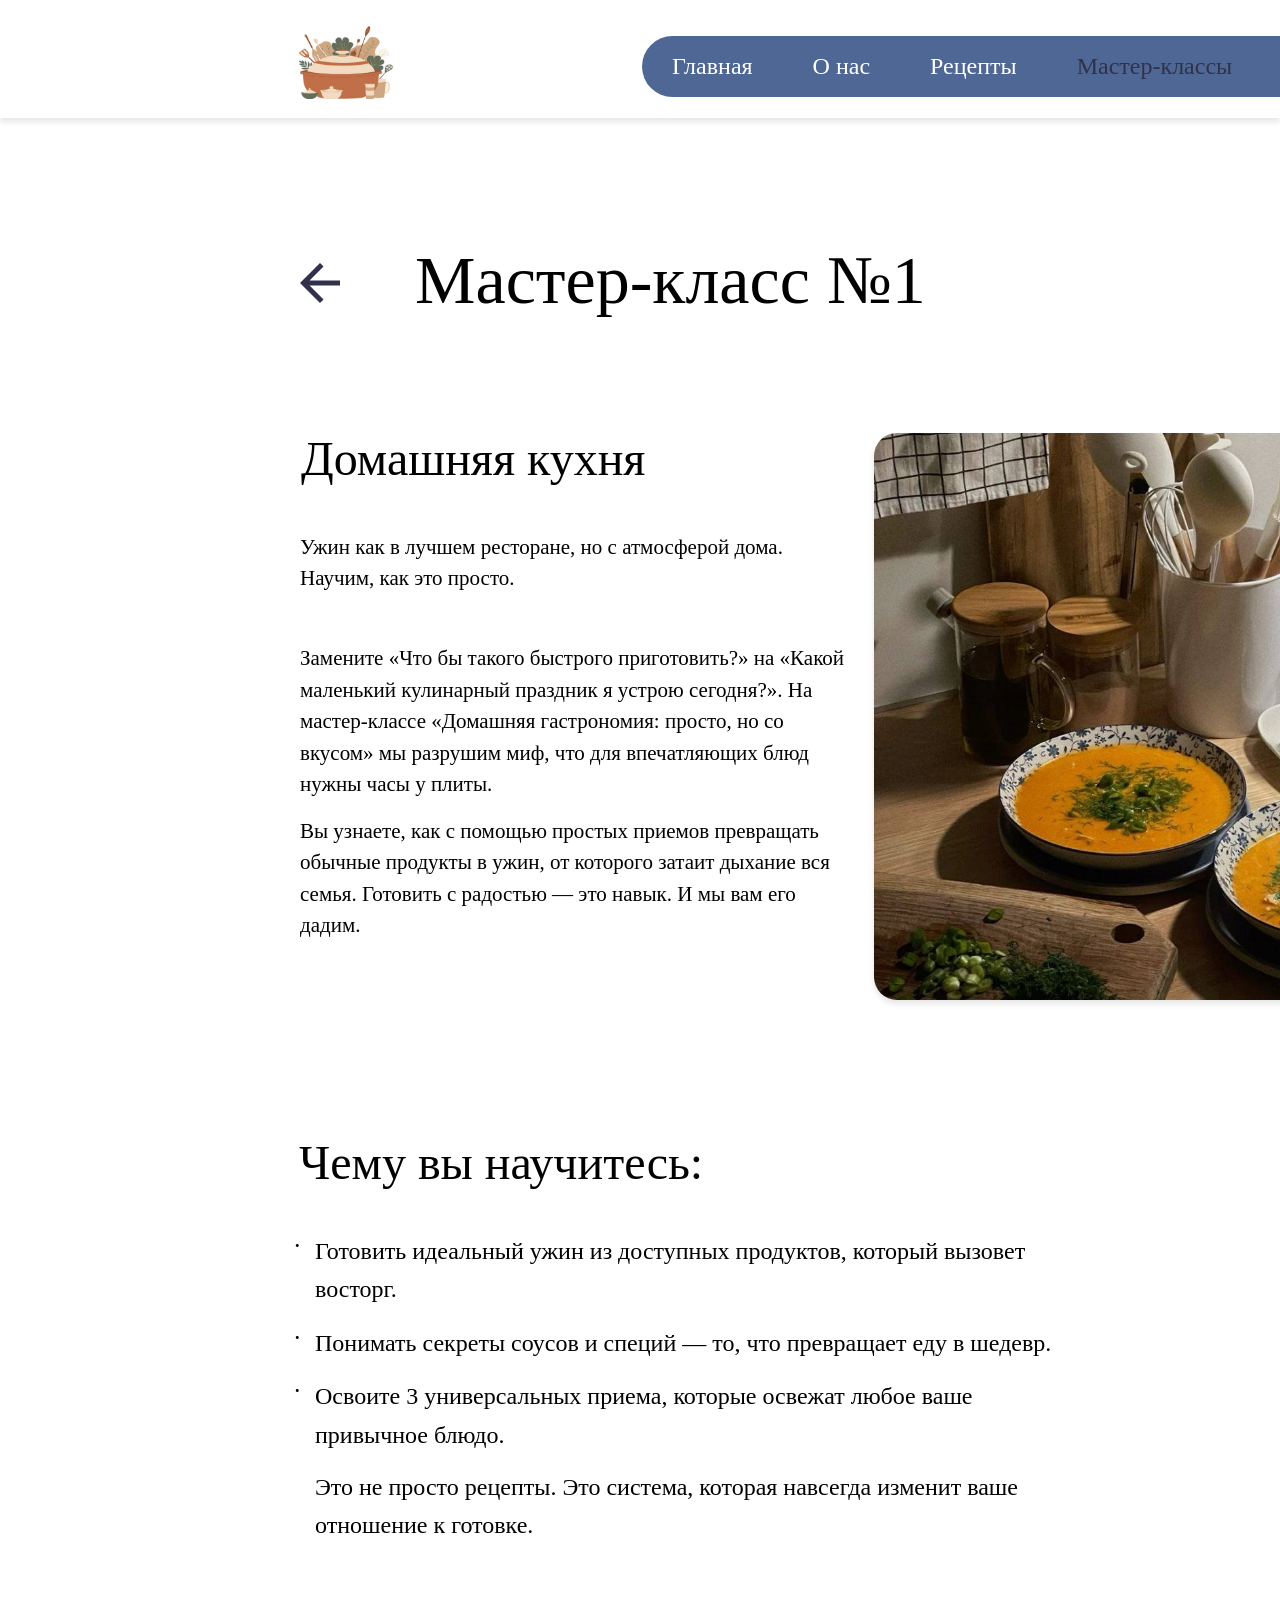
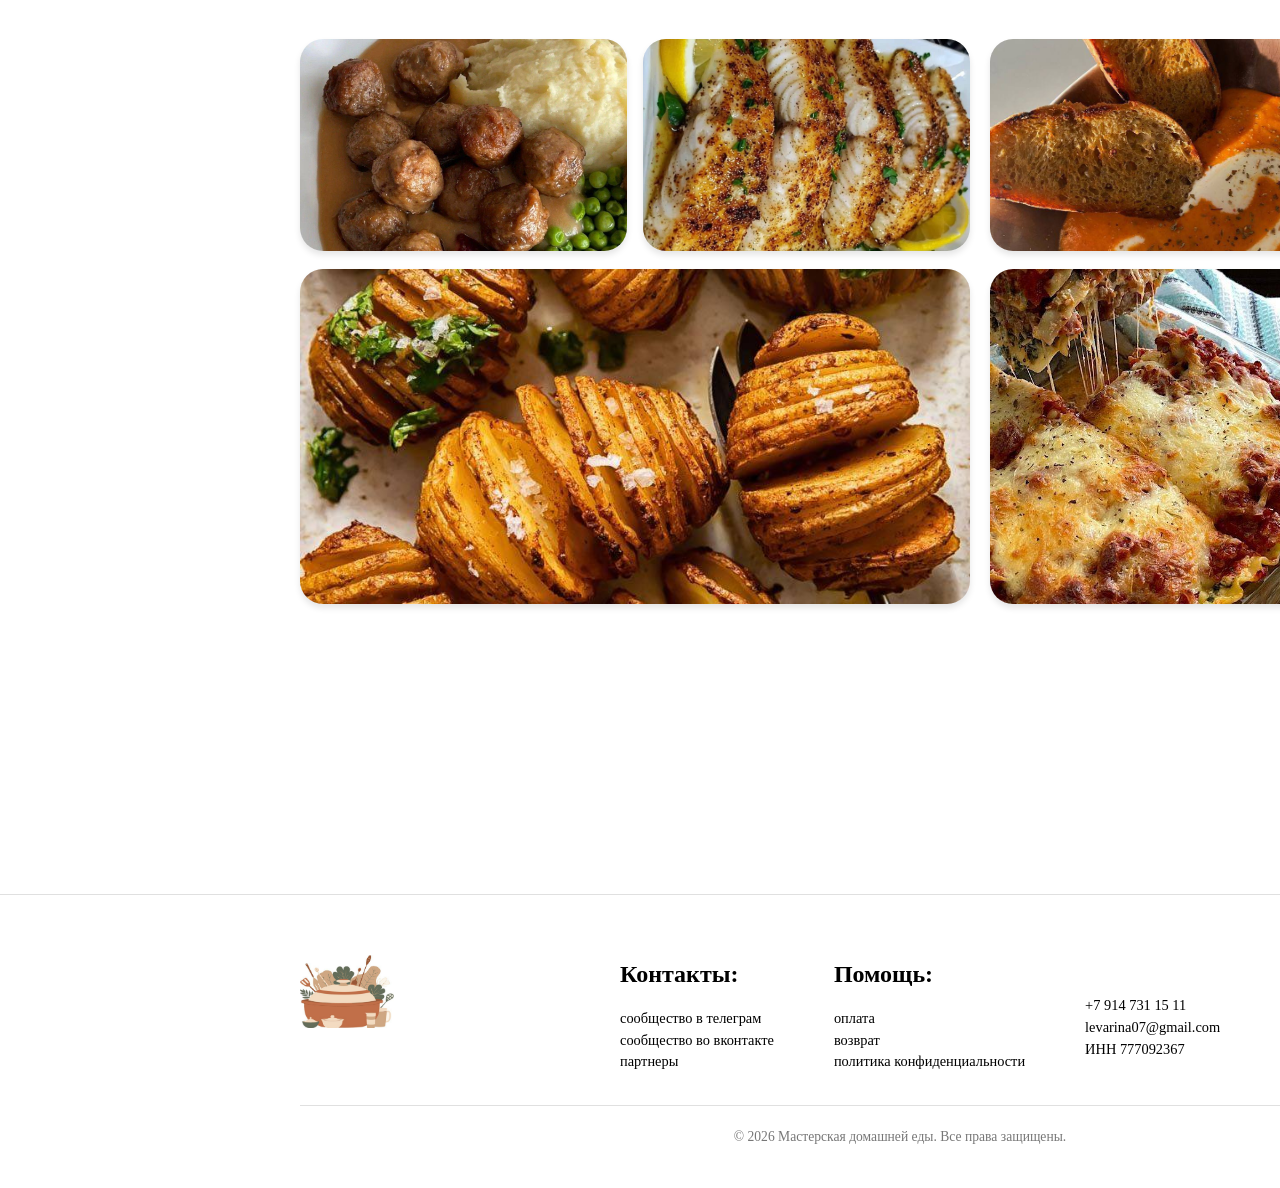
<file: master_1.html>
<!DOCTYPE html>
<html lang="ru">
<head>
    <meta charset="UTF-8">
    <meta name="viewport" content="width=device-width, initial-scale=1.0">
    <title>Домашняя кухня | Мастерская домашней еды</title>
    <link rel="stylesheet" href="master_1_styles.css">
    <link rel="preconnect" href="https://fonts.googleapis.com">
    <link rel="preconnect" href="https://fonts.gstatic.com" crossorigin>
    <link href="https://fonts.googleapis.com/css2?family=Souliyo+Unicode:wght@400;600&family=Vollkorn:wght@400;700&display=swap" rel="stylesheet">
</head>
<body>
    <!-- Шапка сайта -->
    <header class="header">
        <div class="container">
            <div class="header-content">
                <!-- Кнопка мобильного меню -->
                <button class="mobile-menu-btn" id="mobileMenuBtn">☰</button>
                
                <div class="logo">
                    <a href="index.html"><img src="assets/logo.jpg" alt="Логотип Мастерская домашней еды"></a>
                </div>
                
                <div class="nav-container" id="navContainer">
                    <ul class="nav-links">
                        <li><a href="index.html">Главная</a></li>
                        <li><a href="about.html">О нас</a></li>
                        <li><a href="recipes.html">Рецепты</a></li>
                        <li><a href="master.html" class="active">Мастер-классы</a></li>
                        <li><a href="index.html#gallery">Галерея</a></li>
                    </ul>
                </div>
                
                <button class="btn-register" id="openAuthModal">Регистрация</button>
            </div>
        </div>
    </header>

    <!-- Страница Мастер-класса -->
    <main class="master-page">
        <div class="container">
            <a href="javascript:history.back()" class="arrow-container" title="Назад">
                <svg class="arrow-svg" viewBox="0 0 24 24" xmlns="http://www.w3.org/2000/svg">
                    <path class="arrow-path" d="M12 4l-1.41 1.41L16.17 11H4v2h12.17l-5.58 5.59L12 20l8-8z"/>
                </svg>
            </a>
            <h2>Мастер-класс №1</h2>
            
            <!-- Секция: Домашняя кухня -->
            <section class="master-section">
                <div class="section-content section-content_1">
                    <div class="text-block">
                        <h2>Домашняя кухня</h2>
                        <p>Ужин как в лучшем ресторане, но с атмосферой дома. Научим, как это просто.</p><br>
                        <p>Замените «Что бы такого быстрого приготовить?» на «Какой маленький кулинарный праздник я устрою сегодня?». На мастер-классе «Домашняя гастрономия: просто, но со вкусом» мы разрушим миф, что для впечатляющих блюд нужны часы у плиты.</p>    
                        <p>Вы узнаете, как с помощью простых приемов превращать обычные продукты в ужин, от которого затаит дыхание вся семья. Готовить с радостью — это навык. И мы вам его дадим.</p>
                    </div>
                    <div class="image-block image-block_1">
                        <img src="assets/home_cooking.jpg" alt="Домашняя кухня">
                    </div>
                </div>
            </section>

            <!-- Секция "Чему вы научитесь" -->
            <section class="what-you-learn">
                <div class="container">
                    <h2>Чему вы научитесь:</h2>

                    <ul>
                        <li>Готовить идеальный ужин из доступных продуктов, который вызовет восторг.</li>
                        <li>Понимать секреты соусов и специй — то, что превращает еду в шедевр.</li>
                        <li>Освоите 3 универсальных приема, которые освежат любое ваше привычное блюдо.</li>
                    </ul>    
                    <p>Это не просто рецепты. Это система, которая навсегда изменит ваше отношение к готовке.</p>

                    <div class="images-grid">
                        <div class="image-item image-item_1">
                            <img src="assets/bludo_master 1.jpg" alt="Блюдо 1">
                        </div>
                        <div class="image-item image-item_2">
                            <img src="assets/bludo_master 2.jpg" alt="Блюдо 2">
                        </div>
                        <div class="image-item image-item_3">
                            <img src="assets/bludo_master 3.jpg" alt="Блюдо 3">
                        </div>
                        <div class="image-item image-item_4">
                            <img src="assets/bludo_master 4.jpg" alt="Блюдо 4">
                        </div>
                        <div class="image-item image-item_5">
                            <img src="assets/bludo_master 5.jpg" alt="Блюдо 5">
                        </div>
                        <div class="image-item image-item_6">
                            <img src="assets/bludo_master 6.jpg" alt="Блюдо 6">
                        </div>
                    </div>
                </div>
            </section>
        </div>
    </main>

    <!-- Футер -->
    <footer id="contact" class="footer">
        <div class="container">
            <div class="footer-content">
                <div class="footer-logo">
                    <a href="index.html"><img src="assets/logo.jpg" alt="Логотип"></a>
                </div>

                <div class="footer-info">
                    <div class="info-column">
                        <h4>Контакты:</h4>
                        <ul>
                            <li>сообщество в телеграм</li>
                            <li>сообщество во вконтакте</li>
                            <li>партнеры</li>
                        </ul>
                    </div>

                    <div class="info-column">
                        <h4>Помощь:</h4>
                        <ul>
                            <li>оплата</li>
                            <li>возврат</li>
                            <li>политика конфиденциальности</li>
                        </ul>
                    </div>

                    <div class="info-column">
                        <br>
                        <ul>
                            <li>+7 914 731 15 11</li>
                            <li>levarina07@gmail.com</li>
                            <li>ИНН 777092367</li>
                        </ul>
                    </div>
                </div>

                <div class="footer-bottom">
                    <p>&copy; 2026 Мастерская домашней еды. Все права защищены.</p>
                </div>
            </div>
        </div>
    </footer>

    <!-- Модальное окно авторизации -->
    <div class="modal-overlay" id="authModal">
        <div class="modal-content">
            <div class="modal-header">
                <h2>Вход/регистрация</h2>
            </div>
            <form class="modal-form" id="authForm">
                <input type="tel" class="modal-input" placeholder="Введите номер телефона" required>
                <input type="password" class="modal-input" placeholder="Пароль" required>
                <a href="#" class="modal-link" id="switchToRegister">Зарегистрироваться?</a>
                <button type="submit" class="modal-btn">Далее</button>
            </form>
            <div class="modal-close" id="closeAuthModal">&times;</div>
        </div>
    </div>

    <!-- Модальное окно регистрации -->
    <div class="modal-overlay" id="registerModal">
        <div class="modal-content">
            <div class="modal-header">
                <h2>Регистрация</h2>
            </div>
            <form class="modal-form" id="registerForm">
                <input type="tel" class="modal-input" placeholder="Введите номер телефона" required>
                <input type="password" class="modal-input" placeholder="Придумайте пароль" required>
                <button type="submit" class="modal-btn">Зарегистрироваться</button>
            </form>
            <div class="modal-close" id="closeRegisterModal">&times;</div>
        </div>
    </div>

    <script>
        // === Функции аутентификации ===
        function initAuth() {
            const isLoggedIn = localStorage.getItem('isLoggedIn') === 'true';
            const authButton = document.getElementById('openAuthModal');
            if (authButton) {
                if (isLoggedIn) {
                    authButton.textContent = 'Выход';
                    authButton.classList.remove('btn-register');
                    authButton.classList.add('logout-btn');
                } else {
                    authButton.textContent = 'Регистрация';
                    authButton.classList.remove('logout-btn');
                    authButton.classList.add('btn-register');
                }
            }
            return isLoggedIn;
        }

        function setLoggedIn(isLoggedIn) {
            localStorage.setItem('isLoggedIn', isLoggedIn.toString());
            initAuth();
        }

        function isLoggedIn() {
            return localStorage.getItem('isLoggedIn') === 'true';
        }

        function openModal(modal) {
            if (modal) {
                modal.style.display = 'flex';
                document.body.style.overflow = 'hidden';
            }
        }

        function closeModal(modal) {
            if (modal) {
                modal.style.display = 'none';
                if (window.innerWidth <= 768) {
                    document.body.style.overflow = 'auto';
                }
            }
        }

        // === Основной обработчик ===
        document.addEventListener('DOMContentLoaded', function() {
            initAuth();

            // ==========================================
            // 📱 МОБИЛЬНОЕ МЕНЮ
            // ==========================================
            const mobileMenuBtn = document.getElementById('mobileMenuBtn');
            const navContainer = document.getElementById('navContainer');
            const navLinks = document.querySelectorAll('.nav-links a');

            if (mobileMenuBtn && navContainer) {
                mobileMenuBtn.addEventListener('click', function(e) {
                    e.preventDefault();
                    e.stopPropagation();
                    const isActive = navContainer.classList.contains('active');
                    if (isActive) {
                        navContainer.classList.remove('active');
                        this.innerHTML = '☰';
                        setTimeout(() => { navContainer.style.display = 'none'; }, 300);
                        document.body.style.overflow = 'auto';
                    } else {
                        navContainer.style.display = 'flex';
                        setTimeout(() => { navContainer.classList.add('active'); }, 10);
                        this.innerHTML = '✕';
                        document.body.style.overflow = 'hidden';
                    }
                });
            }

            navLinks.forEach(link => {
                link.addEventListener('click', function() {
                    if (window.innerWidth <= 768 && navContainer) {
                        setTimeout(() => {
                            navContainer.classList.remove('active');
                            setTimeout(() => { navContainer.style.display = 'none'; }, 300);
                            document.body.style.overflow = 'auto';
                        }, 300);
                        if (mobileMenuBtn) mobileMenuBtn.innerHTML = '☰';
                    }
                });
            });

            document.addEventListener('click', function(e) {
                if (window.innerWidth <= 768 && navContainer && navContainer.classList.contains('active')) {
                    const isClickInsideMenu = navContainer.contains(e.target);
                    const isClickOnBtn = mobileMenuBtn && mobileMenuBtn.contains(e.target);
                    if (!isClickInsideMenu && !isClickOnBtn) {
                        navContainer.classList.remove('active');
                        setTimeout(() => { navContainer.style.display = 'none'; }, 300);
                        document.body.style.overflow = 'auto';
                        if (mobileMenuBtn) mobileMenuBtn.innerHTML = '☰';
                    }
                }
            });

            window.addEventListener('resize', function() {
                if (window.innerWidth > 768) {
                    if (navContainer) { 
                        navContainer.style.display = ''; 
                        navContainer.classList.remove('active'); 
                    }
                    if (mobileMenuBtn) mobileMenuBtn.style.display = 'none';
                    document.body.style.overflow = 'auto';
                } else {
                    if (navContainer) navContainer.style.display = 'none';
                    if (mobileMenuBtn) mobileMenuBtn.style.display = '';
                }
            });

            if (window.innerWidth > 768 && mobileMenuBtn) {
                mobileMenuBtn.style.display = 'none';
            }

            // ==========================================
            // 🔐 Модальные окна
            // ==========================================
            const authButton = document.getElementById('openAuthModal');
            if (authButton) {
                authButton.addEventListener('click', function(e) {
                    e.preventDefault();
                    if (isLoggedIn()) {
                        setLoggedIn(false);
                        alert('Вы успешно вышли из аккаунта');
                    } else {
                        openModal(document.getElementById('authModal'));
                    }
                });
            }

            const loginModal = document.getElementById('authModal');
            const registerModal = document.getElementById('registerModal');
            const closeLoginModalBtn = document.getElementById('closeAuthModal');
            const closeRegisterModalBtn = document.getElementById('closeRegisterModal');
            const switchToRegisterLink = document.getElementById('switchToRegister');

            if (closeLoginModalBtn) closeLoginModalBtn.addEventListener('click', () => closeModal(loginModal));
            if (closeRegisterModalBtn) closeRegisterModalBtn.addEventListener('click', () => closeModal(registerModal));
            if (loginModal) loginModal.addEventListener('click', e => { if (e.target === this) closeModal(loginModal); });
            if (registerModal) registerModal.addEventListener('click', e => { if (e.target === this) closeModal(registerModal); });
            if (switchToRegisterLink) {
                switchToRegisterLink.addEventListener('click', function(e) {
                    e.preventDefault();
                    closeModal(loginModal);
                    openModal(registerModal);
                });
            }

            const loginForm = document.getElementById('authForm');
            if (loginForm) {
                loginForm.addEventListener('submit', function(e) {
                    e.preventDefault();
                    setLoggedIn(true);
                    closeModal(loginModal);
                    alert('Вы успешно вошли в аккаунт');
                });
            }

            const registerForm = document.getElementById('registerForm');
            if (registerForm) {
                registerForm.addEventListener('submit', function(e) {
                    e.preventDefault();
                    setLoggedIn(true);
                    closeModal(registerModal);
                    alert('Регистрация завершена! Вы успешно вошли в аккаунт');
                });
            }

            document.addEventListener('keydown', function(e) {
                if (e.key === 'Escape') {
                    closeModal(loginModal);
                    closeModal(registerModal);
                    if (navContainer && navContainer.classList.contains('active')) {
                        navContainer.classList.remove('active');
                        setTimeout(() => { navContainer.style.display = 'none'; }, 300);
                        document.body.style.overflow = 'auto';
                        if (mobileMenuBtn) mobileMenuBtn.innerHTML = '☰';
                    }
                }
            });

            // Плавный скролл
            document.querySelectorAll('a[href^="#"]').forEach(anchor => {
                anchor.addEventListener('click', function(e) {
                    e.preventDefault();
                    const targetId = this.getAttribute('href').substring(1);
                    if (targetId) {
                        const targetElement = document.getElementById(targetId);
                        if (targetElement) {
                            targetElement.scrollIntoView({ behavior: 'smooth' });
                        }
                    }
                });
            });
        });
    </script>
</body>
</html>
</file>
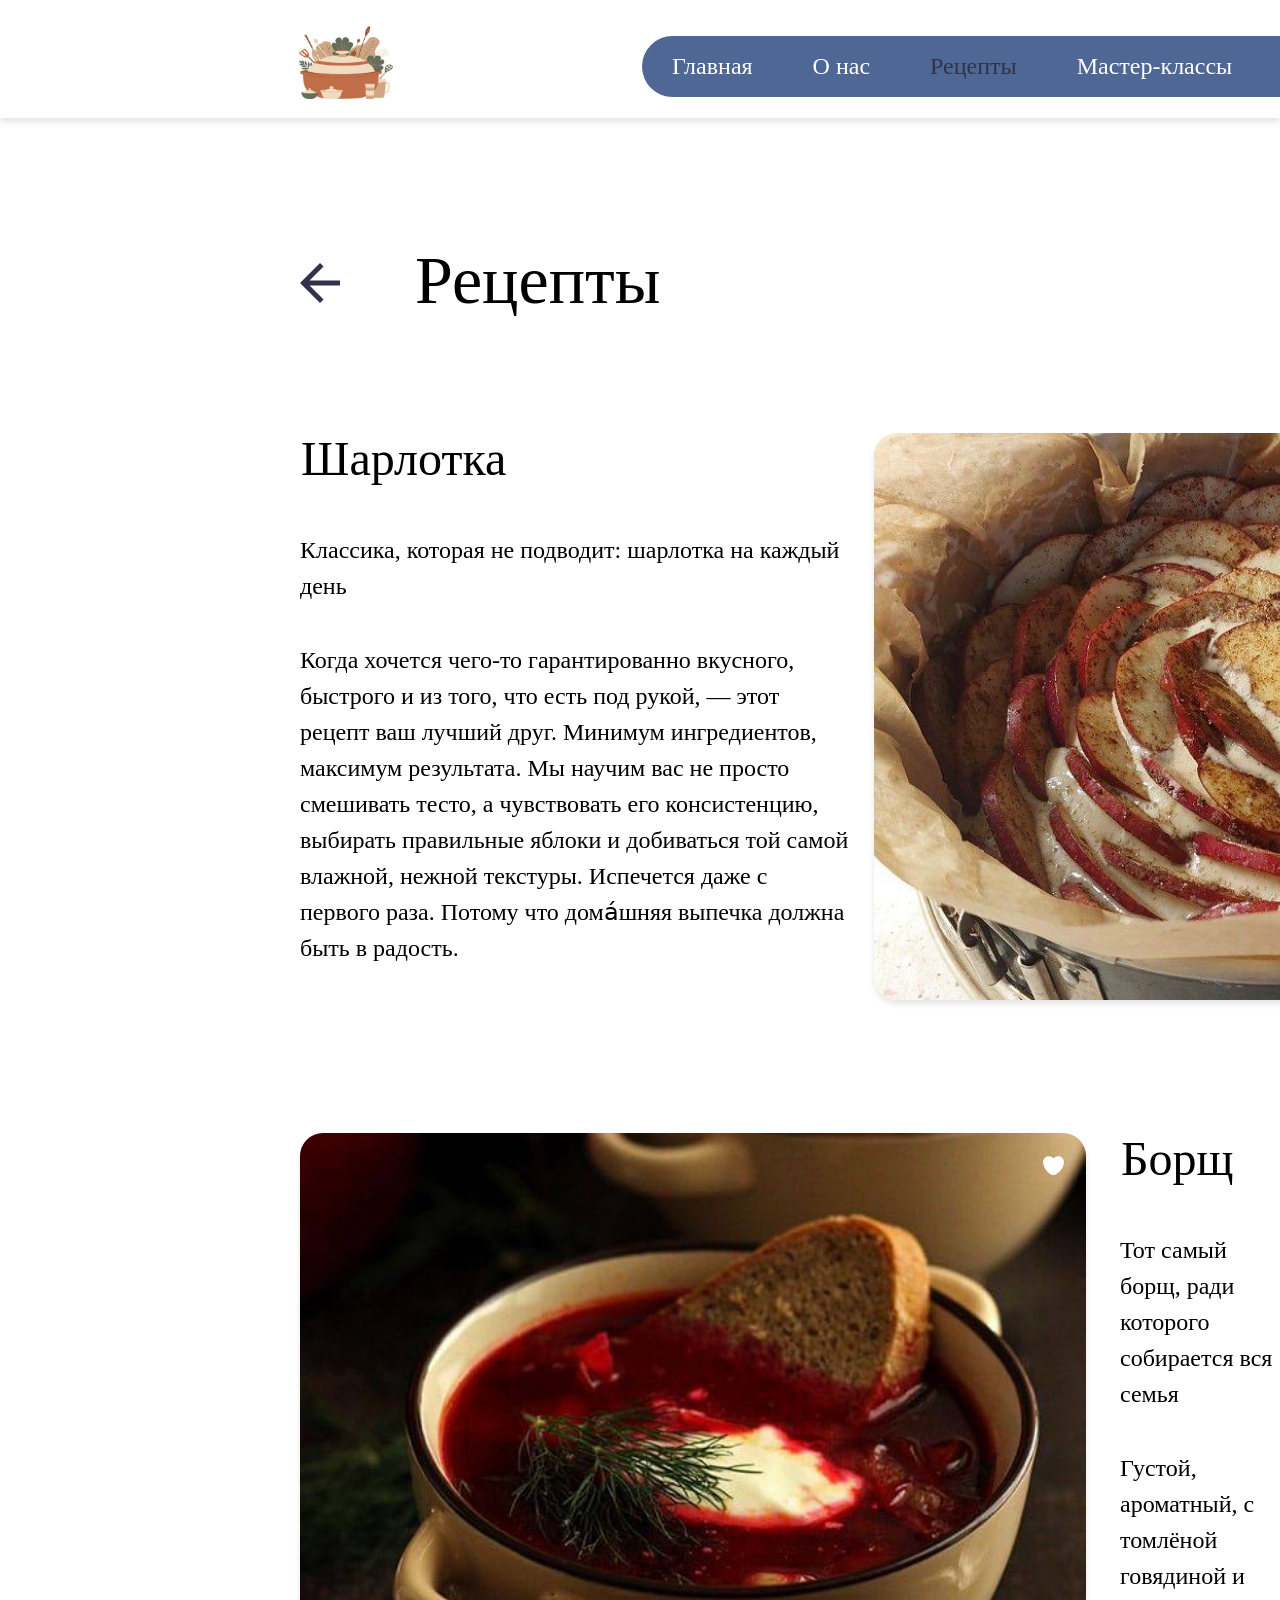
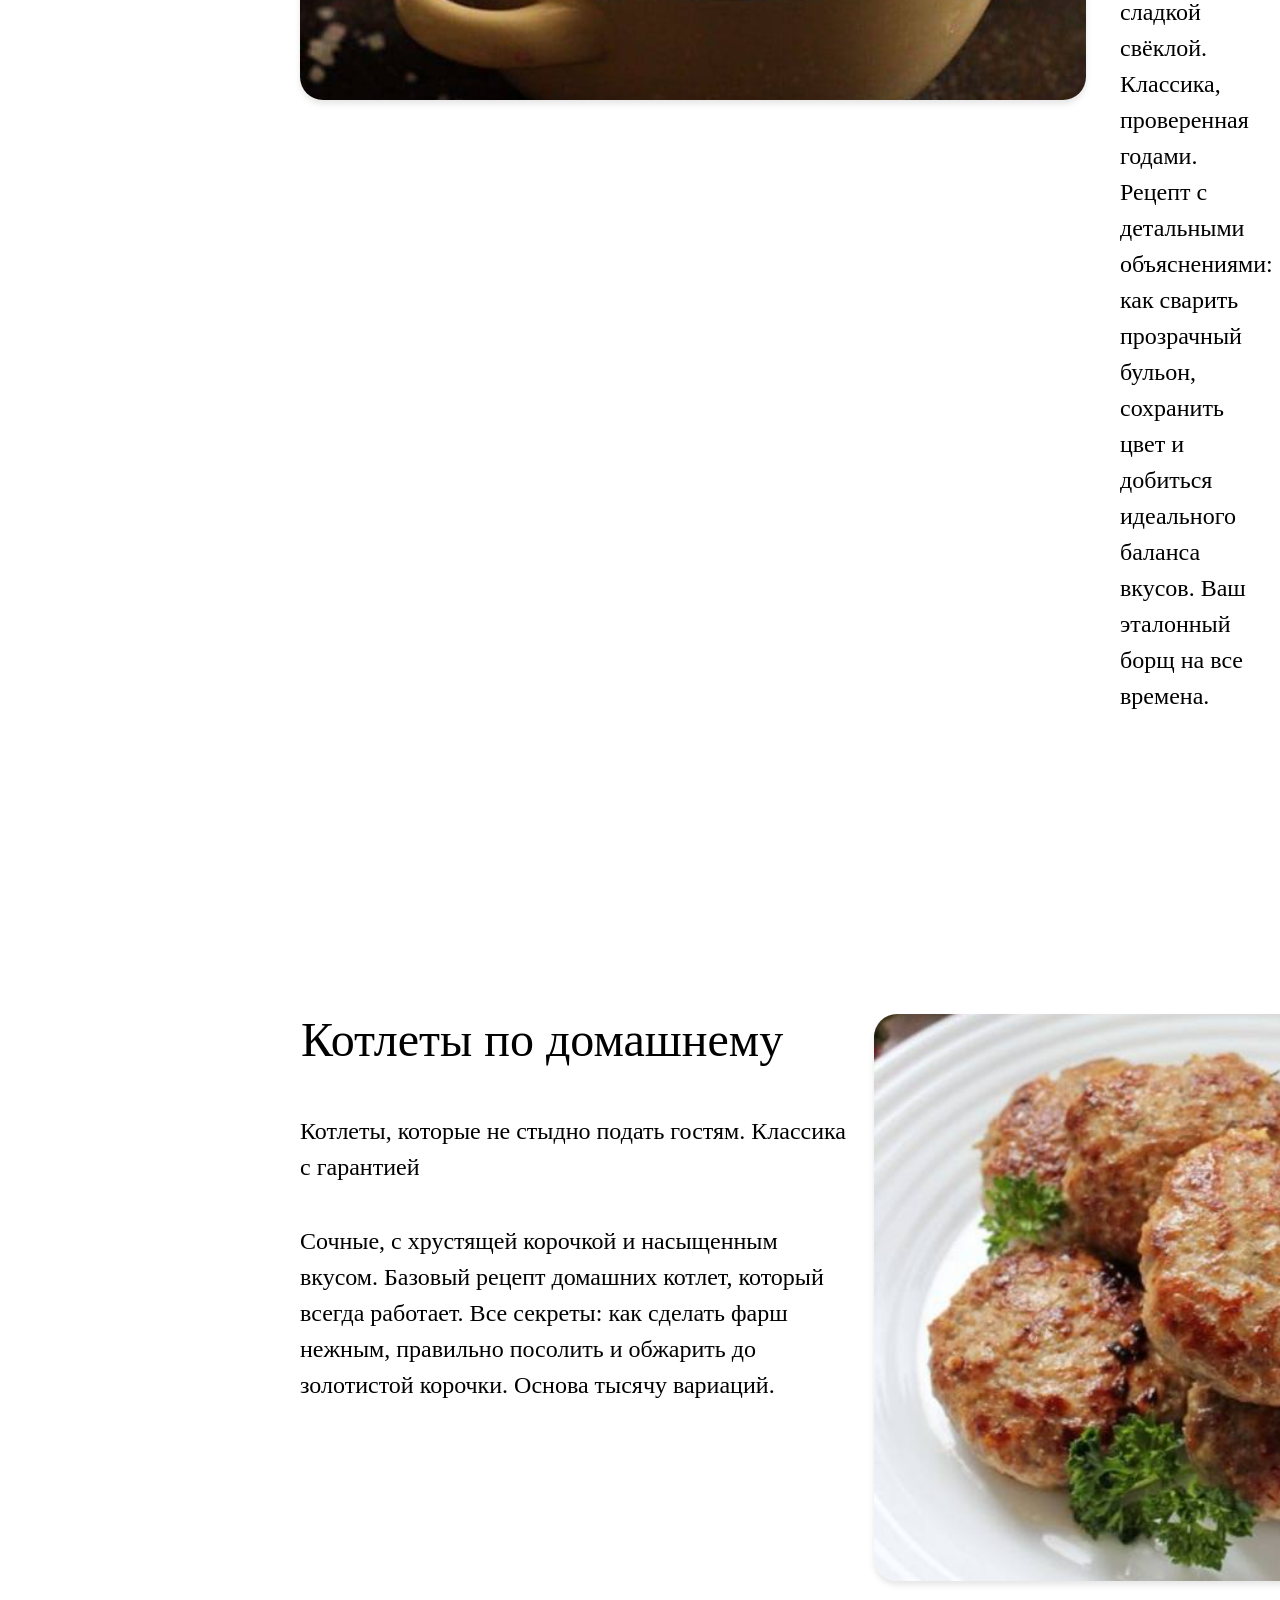
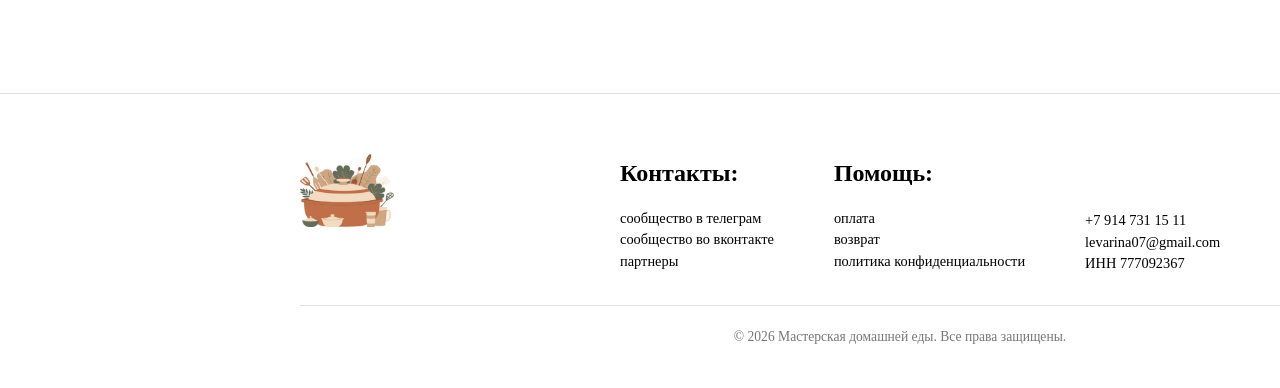
<file: recipes.html>
<!DOCTYPE html>
<html lang="ru">
<head>
    <meta charset="UTF-8">
    <meta name="viewport" content="width=device-width, initial-scale=1.0">
    <title>Рецепты | Мастерская домашней еды</title>
    <link rel="stylesheet" href="recipes_styles.css">
    <link rel="preconnect" href="https://fonts.googleapis.com">
    <link rel="preconnect" href="https://fonts.gstatic.com" crossorigin>
    <link href="https://fonts.googleapis.com/css2?family=Souliyo+Unicode:wght@400;600&family=Vollkorn:wght@400;700&display=swap" rel="stylesheet">
</head>
<body>
    <!-- Шапка сайта -->
    <header class="header">
        <div class="container">
            <div class="header-content">
                <!-- Кнопка мобильного меню -->
                <button class="mobile-menu-btn" id="mobileMenuBtn">☰</button>
                
                <div class="logo">
                    <a href="index.html"><img src="assets/logo.jpg" alt="Логотип Мастерская домашней еды"></a>
                </div>
                
                <div class="nav-container" id="navContainer">
                    <ul class="nav-links">
                        <li><a href="index.html">Главная</a></li>
                        <li><a href="about.html">О нас</a></li>
                        <li><a href="recipes.html" class="active">Рецепты</a></li>
                        <li><a href="master.html">Мастер-классы</a></li>
                        <li><a href="index.html#gallery">Галерея</a></li>
                    </ul>
                </div>
                
                <button class="btn-register" id="openAuthModal">Регистрация</button>
            </div>
        </div>
    </header>

    <!-- Страница Рецепты -->
    <main class="master-page">
        <div class="container">
            <a href="javascript:history.back()" class="arrow-container" title="Назад">
                <svg class="arrow-svg" viewBox="0 0 24 24" xmlns="http://www.w3.org/2000/svg">
                    <path class="arrow-path" d="M12 4l-1.41 1.41L16.17 11H4v2h12.17l-5.58 5.59L12 20l8-8z"/>
                </svg>
            </a>
            <h2>Рецепты</h2>
            
            <!-- Секция 1: Шарлотка (Текст слева, Фото справа) -->
            <section class="master-section">
                <div class="section-content section-content_1">
                    <div class="text-block">
                        <h2>Шарлотка</h2>
                        <p>Классика, которая не подводит: шарлотка на каждый день</p><br>
                        <p>Когда хочется чего-то гарантированно вкусного, быстрого и из того, что есть под рукой, — этот рецепт ваш лучший друг. Минимум ингредиентов, максимум результата. Мы научим вас не просто смешивать тесто, а чувствовать его консистенцию, выбирать правильные яблоки и добиваться той самой влажной, нежной текстуры. Испечется даже с первого раза. Потому что дома́шняя выпечка должна быть в радость.</p>
                    </div>
                    <div class="image-block image-block_1">
                        <img src="assets/sharlotka.jpg" alt="Шарлотка">
                        <svg viewBox="0 0 24 24" xmlns="http://www.w3.org/2000/svg" class="heart" data-id="sharlotka">
                            <path d="M12 21.35l-.21-.02C7.53 20.29 2 14.67 2 8.54 2 5.42 4.42 3 7.54 3c1.74 0 3.41 0.81 4.5 2.09C13.09 3.81 14.76 3 16.5 3 19.58 3 22 5.42 22 8.54c0 6.13-5.53 11.75-10.29 12.81l-.21.02z"/>
                        </svg>
                    </div>
                </div>
            </section>

            <!-- Секция 2: Борщ (Фото слева, Текст справа) -->
            <section class="master-section">
                <div class="section-content section-content_2">
                    <div class="text-block">
                        <a href="recipes_1.html"><h2>Борщ</h2></a>
                        <p>Тот самый борщ, ради которого собирается вся семья</p><br>
                        <p>Густой, ароматный, с томлёной говядиной и сладкой свёклой. Классика, проверенная годами. Рецепт с детальными объяснениями: как сварить прозрачный бульон, сохранить цвет и добиться идеального баланса вкусов. Ваш эталонный борщ на все времена.</p>
                    </div>
                    <div class="image-block image-block_2">
                        <a href="recipes_1.html"><img src="assets/borsh.jpg" alt="Борщ"></a>
                        <svg viewBox="0 0 24 24" xmlns="http://www.w3.org/2000/svg" class="heart" data-id="borsh">
                            <path d="M12 21.35l-.21-.02C7.53 20.29 2 14.67 2 8.54 2 5.42 4.42 3 7.54 3c1.74 0 3.41 0.81 4.5 2.09C13.09 3.81 14.76 3 16.5 3 19.58 3 22 5.42 22 8.54c0 6.13-5.53 11.75-10.29 12.81l-.21.02z"/>
                        </svg>
                    </div>
                </div>
            </section>

            <!-- Секция 3: Котлеты (Текст слева, Фото справа) -->
            <section class="master-section">
                <div class="section-content section-content_3">
                    <div class="text-block">
                        <h2>Котлеты по домашнему</h2>
                        <p>Котлеты, которые не стыдно подать гостям. Классика с гарантией</p><br>
                        <p>Сочные, с хрустящей корочкой и насыщенным вкусом. Базовый рецепт домашних котлет, который всегда работает. Все секреты: как сделать фарш нежным, правильно посолить и обжарить до золотистой корочки. Основа тысячу вариаций.</p>
                    </div>
                    <div class="image-block image-block_3">
                        <img src="assets/kotleta.jpg" alt="Котлеты по домашнему">
                        <svg viewBox="0 0 24 24" xmlns="http://www.w3.org/2000/svg" class="heart" data-id="kotleta">
                            <path d="M12 21.35l-.21-.02C7.53 20.29 2 14.67 2 8.54 2 5.42 4.42 3 7.54 3c1.74 0 3.41 0.81 4.5 2.09C13.09 3.81 14.76 3 16.5 3 19.58 3 22 5.42 22 8.54c0 6.13-5.53 11.75-10.29 12.81l-.21.02z"/>
                        </svg>
                    </div>
                </div>
            </section>
        </div>
    </main>

    <!-- Футер -->
    <footer id="contact" class="footer">
        <div class="container">
            <div class="footer-content">
                <div class="footer-logo">
                    <a href="index.html"><img src="assets/logo.jpg" alt="Логотип"></a>
                </div>

                <div class="footer-info">
                    <div class="info-column">
                        <h4>Контакты:</h4>
                        <ul>
                            <li>сообщество в телеграм</li>
                            <li>сообщество во вконтакте</li>
                            <li>партнеры</li>
                        </ul>
                    </div>

                    <div class="info-column">
                        <h4>Помощь:</h4>
                        <ul>
                            <li>оплата</li>
                            <li>возврат</li>
                            <li>политика конфиденциальности</li>
                        </ul>
                    </div>

                    <div class="info-column">
                        <h4></h4><br>
                        <ul>
                            <li>+7 914 731 15 11</li>
                            <li>levarina07@gmail.com</li>
                            <li>ИНН 777092367</li>
                        </ul>
                    </div>
                </div>

                <div class="footer-bottom">
                    <p>&copy; 2026 Мастерская домашней еды. Все права защищены.</p>
                </div>
            </div>
        </div>
    </footer>

    <!-- Модальное окно авторизации -->
    <div class="modal-overlay" id="authModal">
        <div class="modal-content">
            <div class="modal-header">
                <h2>Вход/регистрация</h2>
            </div>
            <form class="modal-form" id="authForm">
                <input type="tel" class="modal-input" placeholder="Введите номер телефона" required>
                <input type="password" class="modal-input" placeholder="Пароль" required>
                <a href="#" class="modal-link" id="switchToRegister">Зарегистрироваться?</a>
                <button type="submit" class="modal-btn">Далее</button>
            </form>
            <div class="modal-close" id="closeAuthModal">&times;</div>
        </div>
    </div>

    <!-- Модальное окно регистрации -->
    <div class="modal-overlay" id="registerModal">
        <div class="modal-content">
            <div class="modal-header">
                <h2>Регистрация</h2>
            </div>
            <form class="modal-form" id="registerForm">
                <input type="tel" class="modal-input" placeholder="Введите номер телефона" required>
                <input type="password" class="modal-input" placeholder="Придумайте пароль" required>
                <button type="submit" class="modal-btn">Зарегистрироваться</button>
            </form>
            <div class="modal-close" id="closeRegisterModal">&times;</div>
        </div>
    </div>

    <script>
        // === Функции аутентификации ===
        function initAuth() {
            const isLoggedIn = localStorage.getItem('isLoggedIn') === 'true';
            const authButton = document.getElementById('openAuthModal');
            if (authButton) {
                if (isLoggedIn) {
                    authButton.textContent = 'Выход';
                    authButton.classList.remove('btn-register');
                    authButton.classList.add('logout-btn');
                } else {
                    authButton.textContent = 'Регистрация';
                    authButton.classList.remove('logout-btn');
                    authButton.classList.add('btn-register');
                }
            }
            return isLoggedIn;
        }

        function setLoggedIn(isLoggedIn) {
            localStorage.setItem('isLoggedIn', isLoggedIn.toString());
            initAuth();
        }

        function isLoggedIn() {
            return localStorage.getItem('isLoggedIn') === 'true';
        }

        function openModal(modal) {
            if (modal) {
                modal.style.display = 'flex';
                document.body.style.overflow = 'hidden';
            }
        }

        function closeModal(modal) {
            if (modal) {
                modal.style.display = 'none';
                if (window.innerWidth <= 768) {
                    document.body.style.overflow = 'auto';
                }
            }
        }

        // === Основной обработчик ===
        document.addEventListener('DOMContentLoaded', function() {
            initAuth();

            // ==========================================
            // 📱 МОБИЛЬНОЕ МЕНЮ
            // ==========================================
            const mobileMenuBtn = document.getElementById('mobileMenuBtn');
            const navContainer = document.getElementById('navContainer');
            const navLinks = document.querySelectorAll('.nav-links a');

            if (mobileMenuBtn && navContainer) {
                mobileMenuBtn.addEventListener('click', function(e) {
                    e.preventDefault();
                    e.stopPropagation();
                    const isActive = navContainer.classList.contains('active');
                    if (isActive) {
                        navContainer.classList.remove('active');
                        this.innerHTML = '☰';
                        setTimeout(() => { navContainer.style.display = 'none'; }, 300);
                        document.body.style.overflow = 'auto';
                    } else {
                        navContainer.style.display = 'flex';
                        // Небольшая задержка для срабатывания transition
                        setTimeout(() => { navContainer.classList.add('active'); }, 10);
                        this.innerHTML = '✕';
                        document.body.style.overflow = 'hidden';
                    }
                });
            }

            navLinks.forEach(link => {
                link.addEventListener('click', function() {
                    if (window.innerWidth <= 768 && navContainer) {
                        setTimeout(() => {
                            navContainer.classList.remove('active');
                            setTimeout(() => { navContainer.style.display = 'none'; }, 300);
                            document.body.style.overflow = 'auto';
                        }, 300);
                        if (mobileMenuBtn) mobileMenuBtn.innerHTML = '☰';
                    }
                });
            });

            document.addEventListener('click', function(e) {
                if (window.innerWidth <= 768 && navContainer && navContainer.classList.contains('active')) {
                    const isClickInsideMenu = navContainer.contains(e.target);
                    const isClickOnBtn = mobileMenuBtn && mobileMenuBtn.contains(e.target);
                    if (!isClickInsideMenu && !isClickOnBtn) {
                        navContainer.classList.remove('active');
                        setTimeout(() => { navContainer.style.display = 'none'; }, 300);
                        document.body.style.overflow = 'auto';
                        if (mobileMenuBtn) mobileMenuBtn.innerHTML = '☰';
                    }
                }
            });

            window.addEventListener('resize', function() {
                if (window.innerWidth > 768) {
                    if (navContainer) { 
                        navContainer.style.display = ''; 
                        navContainer.classList.remove('active'); 
                    }
                    if (mobileMenuBtn) mobileMenuBtn.style.display = 'none';
                    document.body.style.overflow = 'auto';
                } else {
                    if (navContainer) navContainer.style.display = 'none';
                    if (mobileMenuBtn) mobileMenuBtn.style.display = '';
                }
            });

            if (window.innerWidth > 768 && mobileMenuBtn) {
                mobileMenuBtn.style.display = 'none';
            }

            // ==========================================
            // 🔐 Модальные окна
            // ==========================================
            const authButton = document.getElementById('openAuthModal');
            if (authButton) {
                authButton.addEventListener('click', function(e) {
                    e.preventDefault();
                    if (isLoggedIn()) {
                        setLoggedIn(false);
                        alert('Вы успешно вышли из аккаунта');
                    } else {
                        openModal(document.getElementById('authModal'));
                    }
                });
            }

            const loginModal = document.getElementById('authModal');
            const registerModal = document.getElementById('registerModal');
            const closeLoginModalBtn = document.getElementById('closeAuthModal');
            const closeRegisterModalBtn = document.getElementById('closeRegisterModal');
            const switchToRegisterLink = document.getElementById('switchToRegister');

            if (closeLoginModalBtn) closeLoginModalBtn.addEventListener('click', () => closeModal(loginModal));
            if (closeRegisterModalBtn) closeRegisterModalBtn.addEventListener('click', () => closeModal(registerModal));
            if (loginModal) loginModal.addEventListener('click', e => { if (e.target === this) closeModal(loginModal); });
            if (registerModal) registerModal.addEventListener('click', e => { if (e.target === this) closeModal(registerModal); });
            if (switchToRegisterLink) {
                switchToRegisterLink.addEventListener('click', function(e) {
                    e.preventDefault();
                    closeModal(loginModal);
                    openModal(registerModal);
                });
            }

            const loginForm = document.getElementById('authForm');
            if (loginForm) {
                loginForm.addEventListener('submit', function(e) {
                    e.preventDefault();
                    setLoggedIn(true);
                    closeModal(loginModal);
                    alert('Вы успешно вошли в аккаунт');
                });
            }

            const registerForm = document.getElementById('registerForm');
            if (registerForm) {
                registerForm.addEventListener('submit', function(e) {
                    e.preventDefault();
                    setLoggedIn(true);
                    closeModal(registerModal);
                    alert('Регистрация завершена! Вы успешно вошли в аккаунт');
                });
            }

            document.addEventListener('keydown', function(e) {
                if (e.key === 'Escape') {
                    closeModal(loginModal);
                    closeModal(registerModal);
                    if (navContainer && navContainer.classList.contains('active')) {
                        navContainer.classList.remove('active');
                        setTimeout(() => { navContainer.style.display = 'none'; }, 300);
                        document.body.style.overflow = 'auto';
                        if (mobileMenuBtn) mobileMenuBtn.innerHTML = '☰';
                    }
                }
            });

            // ==========================================
            // ❤️ Избранное
            // ==========================================
            function initFavorites() {
                const favorites = JSON.parse(localStorage.getItem('favorites')) || [];
                const hearts = document.querySelectorAll('.heart');
                hearts.forEach(heart => {
                    const recipeId = heart.dataset.id;
                    if (favorites.includes(recipeId)) {
                        heart.classList.add('favorited');
                    }
                });
            }

            function toggleFavorite(event) {
                const heart = event.currentTarget;
                const recipeId = heart.dataset.id;
                let favorites = JSON.parse(localStorage.getItem('favorites')) || [];
                
                if (heart.classList.contains('favorited')) {
                    heart.classList.remove('favorited');
                    favorites = favorites.filter(id => id !== recipeId);
                } else {
                    heart.classList.add('favorited');
                    favorites.push(recipeId);
                }
                localStorage.setItem('favorites', JSON.stringify(favorites));
            }

            initFavorites();
            document.querySelectorAll('.heart').forEach(heart => {
                heart.addEventListener('click', toggleFavorite);
            });

            // ==========================================
            // 🔙 Стрелка назад
            // ==========================================
            const arrowContainer = document.querySelector('.arrow-container');
            if (arrowContainer) {
                arrowContainer.style.cursor = 'pointer';
                arrowContainer.addEventListener('click', function(e) {
                    e.preventDefault();
                    if (window.history.length > 1) {
                        window.history.back();
                    } else {
                        window.location.href = 'home.html';
                    }
                });
            }
        });
    </script>
</body>
</html>
</file>
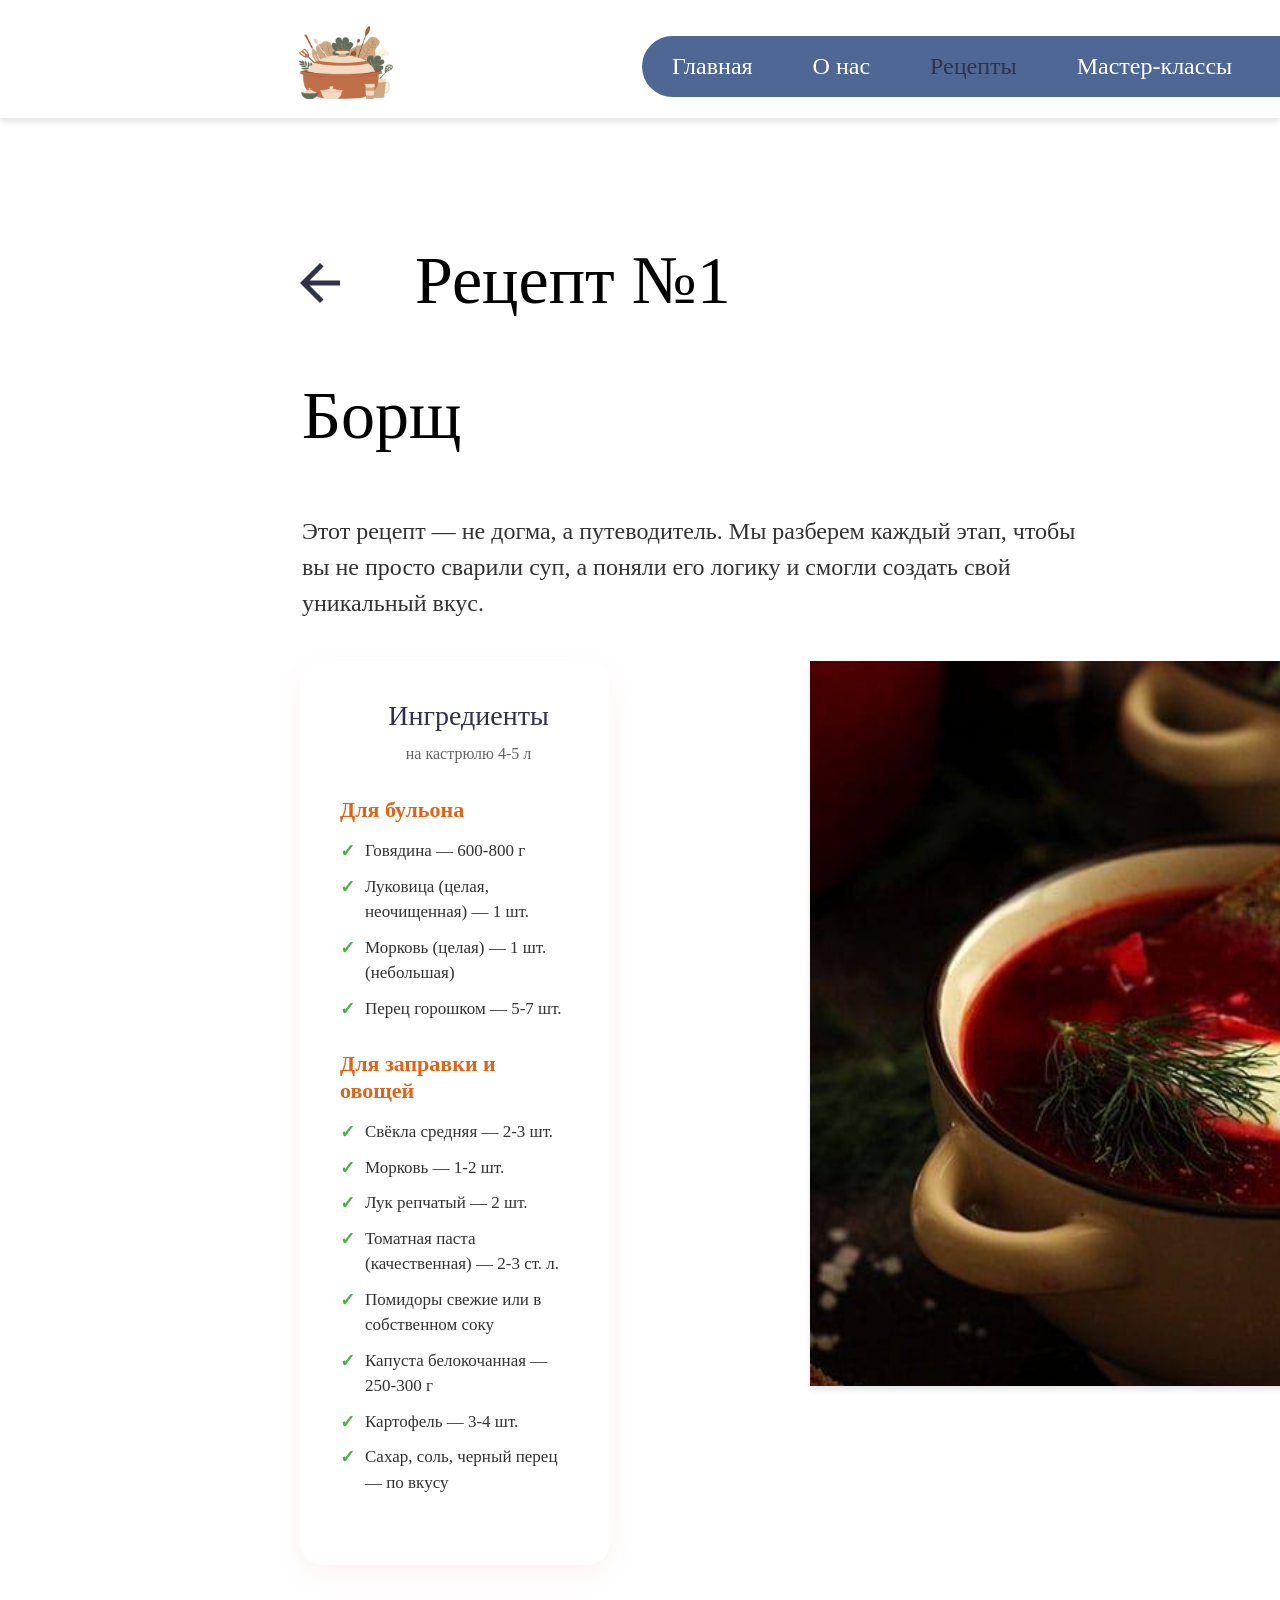
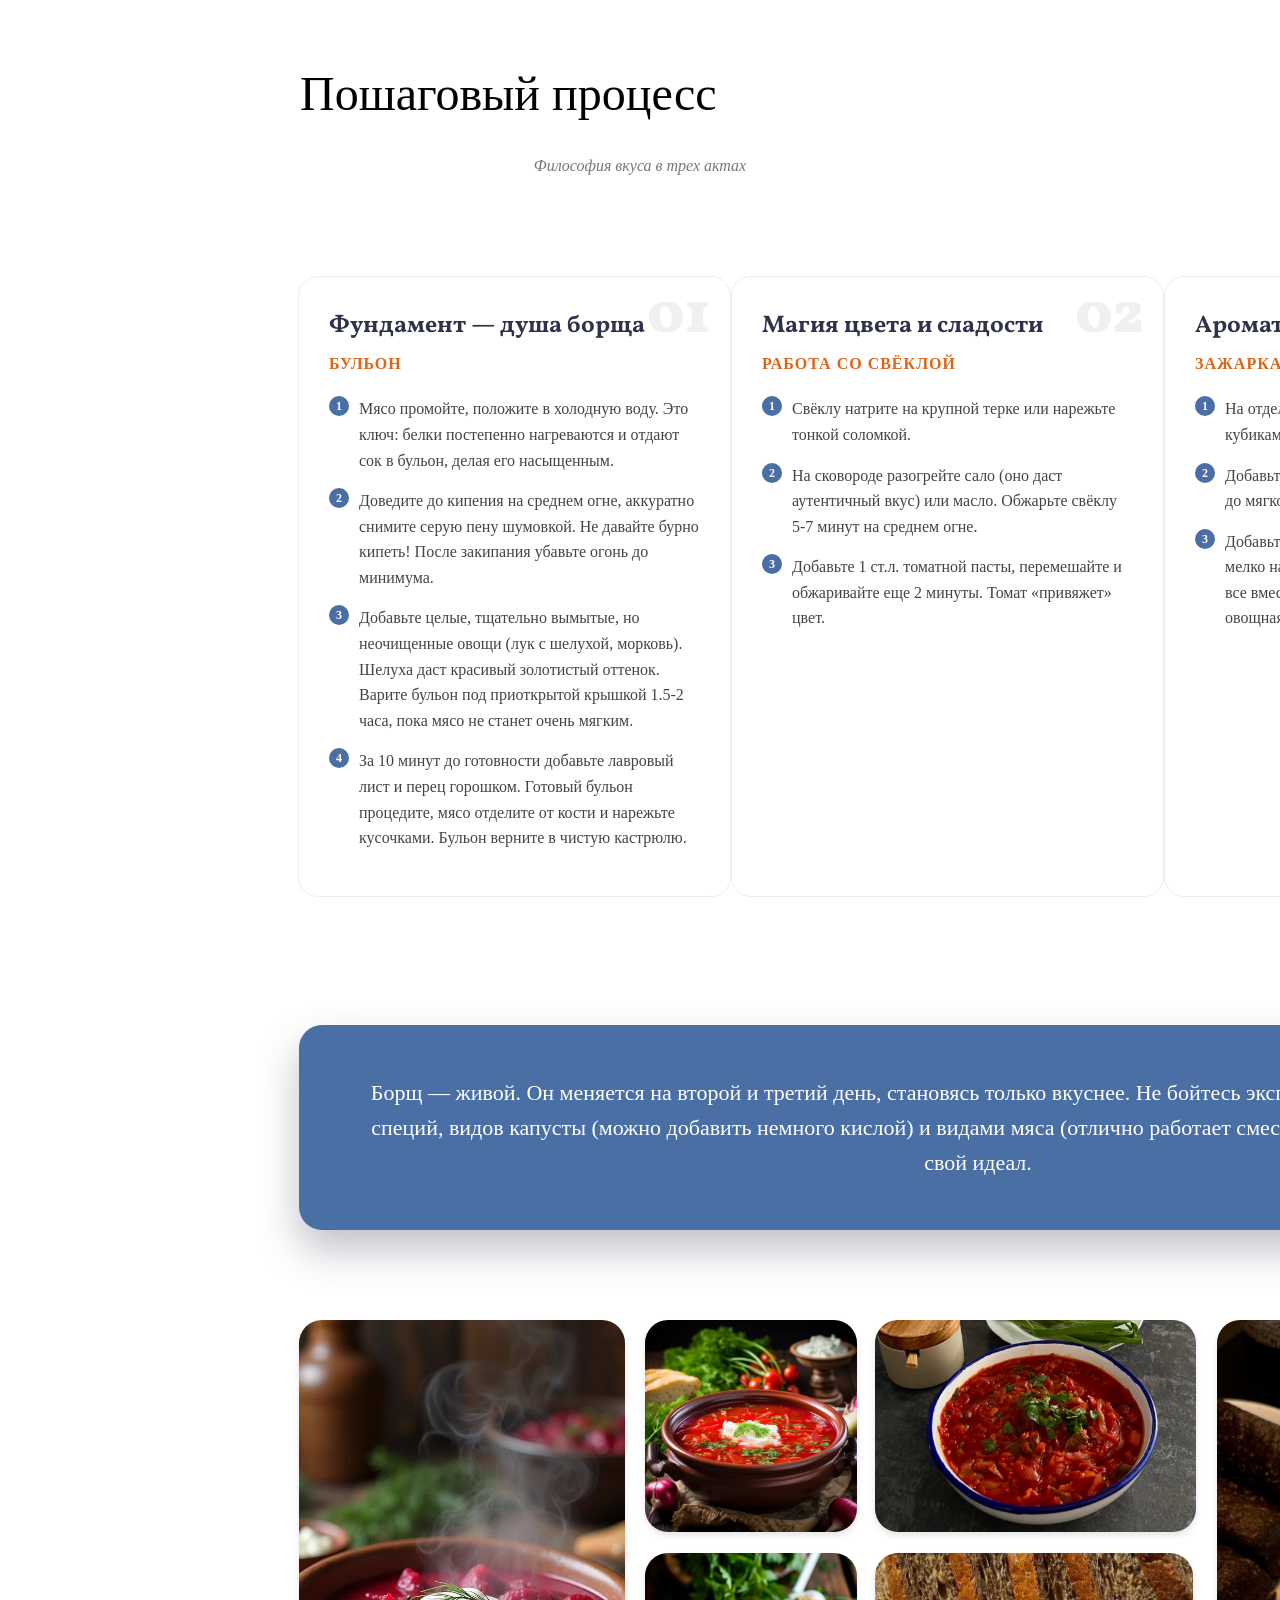
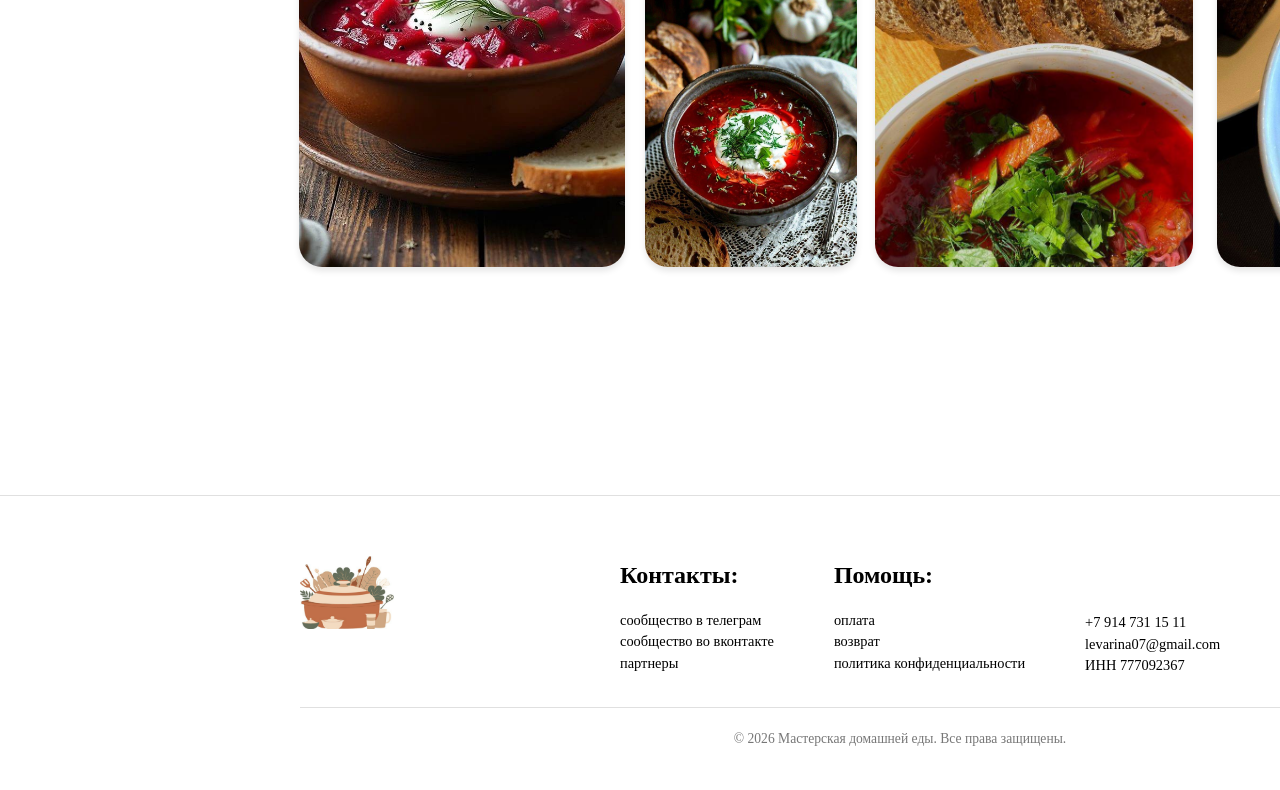
<file: recipes_1.html>
<!DOCTYPE html>
<html lang="ru">
<head>
    <meta charset="UTF-8">
    <meta name="viewport" content="width=device-width, initial-scale=1.0">
    <title>Борщ | Мастерская домашней еды</title>
    <link rel="stylesheet" href="recipes_1_styles.css">
    <link rel="preconnect" href="https://fonts.googleapis.com">
    <link rel="preconnect" href="https://fonts.gstatic.com" crossorigin>
    <link href="https://fonts.googleapis.com/css2?family=Souliyo+Unicode:wght@400;600&family=Vollkorn:wght@400;700&display=swap" rel="stylesheet">
</head>
<body>
    <!-- Шапка сайта -->
    <header class="header">
        <div class="container">
            <div class="header-content">
                <!-- Кнопка мобильного меню -->
                <button class="mobile-menu-btn" id="mobileMenuBtn">☰</button>
                
                <div class="logo">
                    <a href="index.html"><img src="assets/logo.jpg" alt="Логотип Мастерская домашней еды"></a>
                </div>
                
                <div class="nav-container" id="navContainer">
                    <ul class="nav-links">
                        <li><a href="index.html">Главная</a></li>
                        <li><a href="about.html">О нас</a></li>
                        <li><a href="recipes.html" class="active">Рецепты</a></li>
                        <li><a href="master.html">Мастер-классы</a></li>
                        <li><a href="index.html#gallery">Галерея</a></li>
                    </ul>
                </div>
                
                <button class="btn-register" id="openAuthModal">Регистрация</button>
            </div>
        </div>
    </header>

    <!-- Страница Рецепта -->
    <main class="master-page">
        <div class="container">
            <a href="javascript:history.back()" class="arrow-container" title="Назад">
                <svg class="arrow-svg" viewBox="0 0 24 24" xmlns="http://www.w3.org/2000/svg">
                    <path class="arrow-path" d="M12 4l-1.41 1.41L16.17 11H4v2h12.17l-5.58 5.59L12 20l8-8z"/>
                </svg>
            </a>
            <h2>Рецепт №1</h2>
            
            <!-- Секция рецепта борща -->
            <section class="master-section">
                <div class="recipe-header">
                    <h2>Борщ</h2>
                    <p class="recipe-intro">Этот рецепт — не догма, а путеводитель. Мы разберем каждый этап, чтобы вы не просто сварили суп, а поняли его логику и смогли создать свой уникальный вкус.</p>
                </div>
                
                <div class="recipe-layout">
                    <div class="text-block ingredients-card">
                        <div class="ingredients-title">
                            <h2>Ингредиенты</h2>
                            <p style="text-align:center; font-size: 16px; color:#666; margin-top:-15px; margin-bottom: 30px;">на кастрюлю 4-5 л</p>
                        </div>

                        <div class="ing-group">
                            <h3>Для бульона</h3>
                            <ul class="check-list">
                                <li>Говядина — 600-800 г</li>
                                <li>Луковица (целая, неочищенная) — 1 шт.</li>
                                <li>Морковь (целая) — 1 шт. (небольшая)</li>
                                <li>Перец горошком — 5-7 шт.</li>
                            </ul>
                        </div>
                        
                        <div class="ing-group">
                            <h3>Для заправки и овощей</h3>
                            <ul class="check-list">
                                <li>Свёкла средняя — 2-3 шт.</li>
                                <li>Морковь — 1-2 шт.</li>
                                <li>Лук репчатый — 2 шт.</li>
                                <li>Томатная паста (качественная) — 2-3 ст. л.</li>
                                <li>Помидоры свежие или в собственном соку</li>
                                <li>Капуста белокочанная — 250-300 г</li>
                                <li>Картофель — 3-4 шт.</li>
                                <li>Сахар, соль, черный перец — по вкусу</li>
                            </ul>
                        </div>
                    </div>

                    <div class="image-block image-block_2">
                        <img src="assets/borsh.jpg" alt="Борщ">
                        <svg viewBox="0 0 24 24" xmlns="http://www.w3.org/2000/svg" class="heart" data-id="borsh">
                            <path d="M12 21.35l-.21-.02C7.53 20.29 2 14.67 2 8.54 2 5.42 4.42 3 7.54 3c1.74 0 3.41 0.81 4.5 2.09C13.09 3.81 14.76 3 16.5 3 19.58 3 22 5.42 22 8.54c0 6.13-5.53 11.75-10.29 12.81l-.21.02z"/>
                        </svg>
                    </div>
                </div>
            </section>

            <!-- Страница пошагового процесса -->
            <div class="process-section">
                <div class="process-header">
                    <h3>Пошаговый процесс</h3>
                    <p style="text-align:center; color:#777; font-style:italic; margin-top:-10px;">Философия вкуса в трех актах</p>
                </div>
                
                <div class="steps-grid">
                    <!-- Шаг 1 -->
                    <div class="step-card">
                        <div class="step-number">01</div>
                        <div class="step-title">
                            <span>Фундамент — душа борща</span>
                        </div>
                        <span class="step-subtitle">Бульон</span>
                        
                        <div class="step-content">
                            <ol>
                                <li>Мясо промойте, положите в холодную воду. Это ключ: белки постепенно нагреваются и отдают сок в бульон, делая его насыщенным.</li>
                                <li>Доведите до кипения на среднем огне, аккуратно снимите серую пену шумовкой. Не давайте бурно кипеть! После закипания убавьте огонь до минимума.</li>
                                <li>Добавьте целые, тщательно вымытые, но неочищенные овощи (лук с шелухой, морковь). Шелуха даст красивый золотистый оттенок. Варите бульон под приоткрытой крышкой 1.5-2 часа, пока мясо не станет очень мягким.</li>
                                <li>За 10 минут до готовности добавьте лавровый лист и перец горошком. Готовый бульон процедите, мясо отделите от кости и нарежьте кусочками. Бульон верните в чистую кастрюлю.</li>
                            </ol>
                        </div>
                    </div>
        
                    <!-- Шаг 2 -->
                    <div class="step-card">
                        <div class="step-number">02</div>
                        <div class="step-title">
                            <span>Магия цвета и сладости</span>
                        </div>
                        <span class="step-subtitle">Работа со свёклой</span>
                        
                        <div class="step-content">
                            <ol>
                                <li>Свёклу натрите на крупной терке или нарежьте тонкой соломкой.</li>
                                <li>На сковороде разогрейте сало (оно даст аутентичный вкус) или масло. Обжарьте свёклу 5-7 минут на среднем огне.</li>
                                <li>Добавьте 1 ст.л. томатной пасты, перемешайте и обжаривайте еще 2 минуты. Томат «привяжет» цвет.</li>
                            </ol>
                        </div>
                    </div>
        
                    <!-- Шаг 3 -->
                    <div class="step-card">
                        <div class="step-number">03</div>
                        <div class="step-title">
                            <span>Ароматная основа</span>
                        </div>
                        <span class="step-subtitle">Зажарка</span>
                        
                        <div class="step-content">
                            <ol>
                                <li>На отдельной сковороде обжарьте нарезанный кубиками лук до прозрачности.</li>
                                <li>Добавьте натертую морковь, обжаривайте вместе до мягкости.</li>
                                <li>Добавьте оставшуюся томатную пасту и/или мелко нарезанные свежие помидоры. Прогрейте все вместе 3-5 минут. Теперь у нас готова овощная заправка.</li>
                            </ol>
                        </div>
                    </div>
                </div>
            </div>

            <div class="chef-note">
                <p>Борщ — живой. Он меняется на второй и третий день, становясь только вкуснее. Не бойтесь экспериментировать с пропорциями специй, видов капусты (можно добавить немного кислой) и видами мяса (отлично работает смесь говядины и свинины). Сварите свой идеал.</p>
            </div>

            <div class="images-grid">
                <div class="image-item image-item_1">
                    <img src="assets/borsh_1.jpg" alt="Блюдо 1">
                </div>
                <div class="image-item image-item_2">
                    <img src="assets/borsh_2.jpg" alt="Блюдо 2">
                </div>
                <div class="image-item image-item_3">
                    <img src="assets/borsh_3.jpg" alt="Блюдо 3">
                </div>
                <div class="image-item image-item_4">
                    <img src="assets/borsh_4.jpg" alt="Блюдо 4">
                </div>
                <div class="image-item image-item_5">
                    <img src="assets/borsh_5.jpg" alt="Блюдо 5">
                </div>
                <div class="image-item image-item_6">
                    <img src="assets/borsh_6.jpg" alt="Блюдо 6">
                </div>
            </div>
        </div>
    </main>

    <!-- Футер -->
    <footer id="contact" class="footer">
        <div class="container">
            <div class="footer-content">
                <div class="footer-logo">
                    <a href="index.html"><img src="assets/logo.jpg" alt="Логотип"></a>
                </div>

                <div class="footer-info">
                    <div class="info-column">
                        <h4>Контакты:</h4>
                        <ul>
                            <li>сообщество в телеграм</li>
                            <li>сообщество во вконтакте</li>
                            <li>партнеры</li>
                        </ul>
                    </div>

                    <div class="info-column">
                        <h4>Помощь:</h4>
                        <ul>
                            <li>оплата</li>
                            <li>возврат</li>
                            <li>политика конфиденциальности</li>
                        </ul>
                    </div>

                    <div class="info-column">
                        <h4></h4><br>
                        <ul>
                            <li>+7 914 731 15 11</li>
                            <li>levarina07@gmail.com</li>
                            <li>ИНН 777092367</li>
                        </ul>
                    </div>
                </div>

                <div class="footer-bottom">
                    <p>&copy; 2026 Мастерская домашней еды. Все права защищены.</p>
                </div>
            </div>
        </div>
    </footer>

    <!-- Модальное окно авторизации -->
    <div class="modal-overlay" id="authModal">
        <div class="modal-content">
            <div class="modal-header">
                <h2>Вход/регистрация</h2>
            </div>
            <form class="modal-form" id="authForm">
                <input type="tel" class="modal-input" placeholder="Введите номер телефона" required>
                <input type="password" class="modal-input" placeholder="Пароль" required>
                <a href="#" class="modal-link" id="switchToRegister">Зарегистрироваться?</a>
                <button type="submit" class="modal-btn">Далее</button>
            </form>
            <div class="modal-close" id="closeAuthModal">&times;</div>
        </div>
    </div>

    <!-- Модальное окно регистрации -->
    <div class="modal-overlay" id="registerModal">
        <div class="modal-content">
            <div class="modal-header">
                <h2>Регистрация</h2>
            </div>
            <form class="modal-form" id="registerForm">
                <input type="tel" class="modal-input" placeholder="Введите номер телефона" required>
                <input type="password" class="modal-input" placeholder="Придумайте пароль" required>
                <button type="submit" class="modal-btn">Зарегистрироваться</button>
            </form>
            <div class="modal-close" id="closeRegisterModal">&times;</div>
        </div>
    </div>

    <script>
        // === Функции аутентификации ===
        function initAuth() {
            const isLoggedIn = localStorage.getItem('isLoggedIn') === 'true';
            const authButton = document.getElementById('openAuthModal');
            if (authButton) {
                if (isLoggedIn) {
                    authButton.textContent = 'Выход';
                    authButton.classList.remove('btn-register');
                    authButton.classList.add('logout-btn');
                } else {
                    authButton.textContent = 'Регистрация';
                    authButton.classList.remove('logout-btn');
                    authButton.classList.add('btn-register');
                }
            }
            return isLoggedIn;
        }

        function setLoggedIn(isLoggedIn) {
            localStorage.setItem('isLoggedIn', isLoggedIn.toString());
            initAuth();
        }

        function isLoggedIn() {
            return localStorage.getItem('isLoggedIn') === 'true';
        }

        function openModal(modal) {
            if (modal) {
                modal.style.display = 'flex';
                document.body.style.overflow = 'hidden';
            }
        }

        function closeModal(modal) {
            if (modal) {
                modal.style.display = 'none';
                if (window.innerWidth <= 768) {
                    document.body.style.overflow = 'auto';
                }
            }
        }

        // === Основной обработчик ===
        document.addEventListener('DOMContentLoaded', function() {
            initAuth();

            // ==========================================
            // 📱 МОБИЛЬНОЕ МЕНЮ
            // ==========================================
            const mobileMenuBtn = document.getElementById('mobileMenuBtn');
            const navContainer = document.getElementById('navContainer');
            const navLinks = document.querySelectorAll('.nav-links a');

            if (mobileMenuBtn && navContainer) {
                mobileMenuBtn.addEventListener('click', function(e) {
                    e.preventDefault();
                    e.stopPropagation();
                    const isActive = navContainer.classList.contains('active');
                    if (isActive) {
                        navContainer.classList.remove('active');
                        this.innerHTML = '☰';
                        setTimeout(() => { navContainer.style.display = 'none'; }, 300);
                        document.body.style.overflow = 'auto';
                    } else {
                        navContainer.style.display = 'flex';
                        setTimeout(() => { navContainer.classList.add('active'); }, 10);
                        this.innerHTML = '✕';
                        document.body.style.overflow = 'hidden';
                    }
                });
            }

            navLinks.forEach(link => {
                link.addEventListener('click', function() {
                    if (window.innerWidth <= 768 && navContainer) {
                        setTimeout(() => {
                            navContainer.classList.remove('active');
                            setTimeout(() => { navContainer.style.display = 'none'; }, 300);
                            document.body.style.overflow = 'auto';
                        }, 300);
                        if (mobileMenuBtn) mobileMenuBtn.innerHTML = '☰';
                    }
                });
            });

            document.addEventListener('click', function(e) {
                if (window.innerWidth <= 768 && navContainer && navContainer.classList.contains('active')) {
                    const isClickInsideMenu = navContainer.contains(e.target);
                    const isClickOnBtn = mobileMenuBtn && mobileMenuBtn.contains(e.target);
                    if (!isClickInsideMenu && !isClickOnBtn) {
                        navContainer.classList.remove('active');
                        setTimeout(() => { navContainer.style.display = 'none'; }, 300);
                        document.body.style.overflow = 'auto';
                        if (mobileMenuBtn) mobileMenuBtn.innerHTML = '☰';
                    }
                }
            });

            window.addEventListener('resize', function() {
                if (window.innerWidth > 768) {
                    if (navContainer) { 
                        navContainer.style.display = ''; 
                        navContainer.classList.remove('active'); 
                    }
                    if (mobileMenuBtn) mobileMenuBtn.style.display = 'none';
                    document.body.style.overflow = 'auto';
                } else {
                    if (navContainer) navContainer.style.display = 'none';
                    if (mobileMenuBtn) mobileMenuBtn.style.display = '';
                }
            });

            if (window.innerWidth > 768 && mobileMenuBtn) {
                mobileMenuBtn.style.display = 'none';
            }

            // ==========================================
            // 🔐 Модальные окна
            // ==========================================
            const authButton = document.getElementById('openAuthModal');
            if (authButton) {
                authButton.addEventListener('click', function(e) {
                    e.preventDefault();
                    if (isLoggedIn()) {
                        setLoggedIn(false);
                        alert('Вы успешно вышли из аккаунта');
                    } else {
                        openModal(document.getElementById('authModal'));
                    }
                });
            }

            const loginModal = document.getElementById('authModal');
            const registerModal = document.getElementById('registerModal');
            const closeLoginModalBtn = document.getElementById('closeAuthModal');
            const closeRegisterModalBtn = document.getElementById('closeRegisterModal');
            const switchToRegisterLink = document.getElementById('switchToRegister');

            if (closeLoginModalBtn) closeLoginModalBtn.addEventListener('click', () => closeModal(loginModal));
            if (closeRegisterModalBtn) closeRegisterModalBtn.addEventListener('click', () => closeModal(registerModal));
            if (loginModal) loginModal.addEventListener('click', e => { if (e.target === this) closeModal(loginModal); });
            if (registerModal) registerModal.addEventListener('click', e => { if (e.target === this) closeModal(registerModal); });
            if (switchToRegisterLink) {
                switchToRegisterLink.addEventListener('click', function(e) {
                    e.preventDefault();
                    closeModal(loginModal);
                    openModal(registerModal);
                });
            }

            const loginForm = document.getElementById('authForm');
            if (loginForm) {
                loginForm.addEventListener('submit', function(e) {
                    e.preventDefault();
                    setLoggedIn(true);
                    closeModal(loginModal);
                    alert('Вы успешно вошли в аккаунт');
                });
            }

            const registerForm = document.getElementById('registerForm');
            if (registerForm) {
                registerForm.addEventListener('submit', function(e) {
                    e.preventDefault();
                    setLoggedIn(true);
                    closeModal(registerModal);
                    alert('Регистрация завершена! Вы успешно вошли в аккаунт');
                });
            }

            document.addEventListener('keydown', function(e) {
                if (e.key === 'Escape') {
                    closeModal(loginModal);
                    closeModal(registerModal);
                    if (navContainer && navContainer.classList.contains('active')) {
                        navContainer.classList.remove('active');
                        setTimeout(() => { navContainer.style.display = 'none'; }, 300);
                        document.body.style.overflow = 'auto';
                        if (mobileMenuBtn) mobileMenuBtn.innerHTML = '☰';
                    }
                }
            });

            // ==========================================
            // ❤️ Избранное
            // ==========================================
            function initFavorites() {
                const favorites = JSON.parse(localStorage.getItem('favorites')) || [];
                const hearts = document.querySelectorAll('.heart');
                hearts.forEach(heart => {
                    const recipeId = heart.dataset.id;
                    if (favorites.includes(recipeId)) {
                        heart.classList.add('favorited');
                    }
                });
            }

            function toggleFavorite(event) {
                const heart = event.currentTarget;
                const recipeId = heart.dataset.id;
                let favorites = JSON.parse(localStorage.getItem('favorites')) || [];
                
                if (heart.classList.contains('favorited')) {
                    heart.classList.remove('favorited');
                    favorites = favorites.filter(id => id !== recipeId);
                } else {
                    heart.classList.add('favorited');
                    favorites.push(recipeId);
                }
                localStorage.setItem('favorites', JSON.stringify(favorites));
            }

            initFavorites();
            document.querySelectorAll('.heart').forEach(heart => {
                heart.addEventListener('click', toggleFavorite);
            });

            // ==========================================
            // 🔙 Стрелка назад
            // ==========================================
            const arrowContainer = document.querySelector('.arrow-container');
            if (arrowContainer) {
                arrowContainer.style.cursor = 'pointer';
                arrowContainer.addEventListener('click', function(e) {
                    e.preventDefault();
                    if (window.history.length > 1) {
                        window.history.back();
                    } else {
                        window.location.href = 'home.html';
                    }
                });
            }
        });
    </script>
</body>
</html>
</file>
<file: about_styles.css>
/* Общие стили и сброс браузерных стилей */
* {
    margin: 0;
    padding: 0;
    box-sizing: border-box;
    text-decoration: none;
}

:root {
    --primary-color: #4a6fa5;
    --secondary-color: #FF6B35;
    --text-color: #333;
    --light-color: #f8f9fa;
    --border-radius: 8px;
    --shadow: 0 4px 6px rgba(0, 0, 0, 0.1);
}

body {
    font-family: 'Souliyo Unicode';
    line-height: 1.6;
    color: var(--text-color);
    background-color: #fff;
    overflow-x: hidden;
}

h1, h2, h3 {
    font-family: serif;
    font-weight: 600;
    line-height: 1.2;
    margin-bottom: 1rem;
}

.container {
    width: 100%;
    margin: 0 auto;
    padding: 0 20px;
}

/* Кнопка гамбургер (скрыта на десктопе) */
.mobile-menu-btn {
    display: none;
    background-color: #4F6795;
    color: white;
    border: none;
    padding: 12px 16px;
    border-radius: 20px;
    font-size: 22px;
    cursor: pointer;
    z-index: 1000;
    width: 48px;
    height: 48px;
    align-items: center;
    justify-content: center;
}

.mobile-menu-btn:hover {
    background-color: #30324B;
}

/* ============================ */
/* ШАПКА */
/* ============================ */
.header {
    background-color: white;
    position: sticky;
    top: 0;
    z-index: 100;
    padding: 15px 0;
    box-shadow: var(--shadow);
}

.header-content {
    display: flex;
    justify-content: space-between;
    align-items: center;
}

.logo {
    margin-top: 15px;
    margin-left: 279px;
    width: 94px;
    height: 73px;
    display: flex;
    align-items: center;
    justify-content: center;
}

.logo img {
    width: 94px;
    height: 73px;
    object-fit: contain;
}

.nav-container {
    position: absolute;
    display: flex;
    align-items: center;
    background-color: #4F6795;
    border-radius: 36.21px;
    width: 785px;
    height: 61px;
    margin-top: 15px;
    margin-left: 622px;
}

.nav-links {
    display: flex;
    list-style: none;
    margin: 0;
    padding: 0;
}

.nav-links li {
    margin: 0;
}

.nav-links a {
    text-decoration: none;
    color: #FFFFFF;
    font-weight: 400;
    font-size: 24px;
    padding: 0 30px;
    display: flex;
    align-items: center;
    justify-content: center;
    font-family: serif;
    transition: color 0.3s ease;
}

.nav-links a:hover {
    color: #B6C5F1;
}

.nav-links a.active {
    color: #30324B;
}

/* Кнопка регистрации */
.btn-register {
    position: absolute;
    background-color: #DE6517;
    margin-top: 15px;
    width: 210px;
    height: 61px;
    color: #FFFFFF;
    padding: 8px 20px;
    border-radius: 36.21px;
    text-decoration: none;
    display: flex;
    align-items: center;
    padding: 0 40px;
    font-weight: 400;
    font-size: 24px;
    margin-left: 1427px;
    font-family: serif;
    border: none;
    cursor: pointer;
}

.btn-register:hover {
    color: #FDF4EA;
}

.logout-btn {
    position: absolute;
    background-color: #DE6517;
    margin-top: 15px;
    width: 210px;
    height: 61px;
    color: #FFFFFF;
    padding: 8px 20px;
    border-radius: 36.21px;
    text-decoration: none;
    display: flex;
    align-items: center;
    padding: 0 70px;
    font-weight: 400;
    font-size: 24px;
    margin-left: 1427px;
    font-family: serif;
    border: none;
    cursor: pointer;
}

.logout-btn:hover {
    color: #FDF4EA;
}

/* Дополнительные стили для ошибок в формах */
.error-message {
    color: #ff4d4d;
    font-size: 13px;
    font-family: 'Souliyo Unicode';
    margin-top: -12px;
    text-align: left;
    padding-left: 5px;
    transition: opacity 0.3s ease;
}

.error-message.visible {
    opacity: 1;
}

.modal-input.error {
    border-color: #ff4d4d !important;
    background-color: #fff5f5;
}


/* === СТИЛИ ДЛЯ УВЕДОМЛЕНИЯ (SUCCESS TOAST) === */
.success-notification {
    position: fixed;
    top: -150px;
    left: 50%;
    transform: translateX(-50%);
    background: #fff;
    padding: 20px 30px;
    border-radius: 15px;
    box-shadow: 0 10px 30px rgba(0,0,0,0.2);
    display: flex;
    align-items: center;
    gap: 20px;
    z-index: 3000;
    transition: top 0.5s cubic-bezier(0.175, 0.885, 0.32, 1.275);
    max-width: 90%;
    width: 400px;
    border-left: 5px solid #4CAF50;
}
.success-notification.active {
    top: 30px;
}
.success-notification img {
    width: 50px;
    height: 50px;
    object-fit: contain;
}
.success-notification-text {
    font-family: serif;
    font-size: 18px;
    font-weight: 700;
    color: #333;
    line-height: 1.4;
}

.success-notification-text span {
    display: block;
    font-family: 'Souliyo Unicode';
    font-size: 14px;
    font-weight: 400;
    color: #666;
    margin-top: 4px;
}

/* ============================ */
/* СТРАНИЦА "О НАС" */
/* ============================ */
.arrow-container {
    position: absolute;
}

.arrow-svg {
    margin-top: 10px;
    margin-left: 260px;
    transform: rotate(180deg);
    width: 80px;
    height: 60px;
    transition: all 0.3s ease;
}

.arrow-path {
    fill: #30324B;
    transition: fill 0.3s ease;
}

.arrow-container:hover .arrow-path {
    fill: #B6C5F1;  
}

.master-page {
    padding: 125px 0;
    background-color: #fff;
}

.master-page h2 {
    font-size: 68px;
    font-family: serif;
    font-weight: 400;
    color: #000;
    margin-bottom: 60px;
    margin-left: 395px;
    line-height: 1.1;
}


.image-block_1 {
    width: 1354px;
    height: 643px;
    margin-left: 283px;
    border-radius: 23.01px;
    overflow: hidden;
    box-shadow: var(--shadow);
}

.image-block_1 img {
    width: 1354px;
    height: 643px;
    object-fit: cover;
    display: block;
    transition: transform 0.3s ease;
}


.image-block_1:hover img {
    transform: scale(1.05);
}

/* Контейнер для нового оформления текста */
.conclusion-container {
    max-width: 1200px;
    margin: 60px auto 0;
    padding: 0 20px;
    font-family: 'Souliyo Unicode';
    color: #333;
    line-height: 1.6;
}

/* Вступление */
.intro-lead {
    text-align: center;
    font-size: 26px;
    margin-bottom: 60px;
    color: #000;
    max-width: 900px;
    margin-left: auto;
    margin-right: auto;
}

/* Сетка из 3 колонок */
.features-grid {
    display: grid;
    grid-template-columns: repeat(3, 1fr);
    gap: 40px;
    margin-bottom: 80px;
}

.feature-box {
    background: #fff;
    padding: 30px;
    border-radius: 20px;
    box-shadow: 0 10px 30px rgba(0,0,0,0.05);
    transition: transform 0.3s ease;
    border: 1px solid #f0f0f0;
}

.feature-box:hover {
    transform: translateY(-5px);
    box-shadow: 0 15px 40px rgba(0,0,0,0.1);
}

.feature-box h3 {
    font-family: serif;
    font-size: 24px;
    color: #30324B;
    margin-bottom: 15px;
    font-weight: 700;
}

.feature-box p {
    font-size: 18px;
    color: #555;
    line-height: 1.5;
}

/* Блок истории */
.story-block {
    background-color: #f8f9fa;
    padding: 50px;
    border-radius: 23px;
    margin-bottom: 80px;
    text-align: left;
}

.story-block h3 {
    font-family: serif;
    font-size: 36px;
    color: #30324B;
    margin-bottom: 25px;
}

.story-block p {
    font-size: 20px;
    margin-bottom: 20px;
    color: #444;
}

.story-block .quote {
    font-style: italic;
    font-size: 22px;
    color: #4a6fa5;
    border-left: 4px solid #DE6517;
    padding-left: 20px;
    margin-top: 30px;
    font-family: serif;
}

/* Список преимуществ */
.advantages-list h3 {
    font-family: serif;
    font-size: 36px;
    text-align: center;
    color: #30324B;
    margin-bottom: 40px;
}

.advantages-list ul {
    list-style: none;
    padding: 0;
    max-width: 900px;
    margin: 0 auto 60px;
}

.advantages-list li {
    display: flex;
    align-items: flex-start;
    gap: 20px;
    margin-bottom: 30px;
    background: #fff;
    padding: 25px;
    border-radius: 15px;
    border: 1px solid #eee;
}

.advantages-list .icon {
    background-color: #4CAF50;
    color: white;
    width: 30px;
    height: 30px;
    border-radius: 50%;
    display: flex;
    align-items: center;
    justify-content: center;
    font-weight: bold;
    flex-shrink: 0;
}

.advantages-list li strong {
    display: block;
    font-size: 20px;
    color: #30324B;
    margin-bottom: 5px;
    font-family: serif;
}

.advantages-list li p {
    font-size: 17px;
    color: #555;
    margin: 0;
}

/* Финальный призыв */
.final-cta {
    text-align: center;
    background: #4a6fa5;
    color: white;
    padding: 50px;
    border-radius: 23px;
    box-shadow: 0 10px 30px rgba(48, 50, 75, 0.3);
}

.final-cta p {
    font-size: 24px;
    font-weight: 600;
    font-family: serif;
    margin: 0;
}

/* ============================ */
/* ФУТЕР */
/* ============================ */
.footer {
    background-color: #fff;
    color: #000;
    padding: 60px 0 40px;
    border-top: 1px solid #e0e0e0;
}

.footer-content {
    display: flex;
    flex-direction: column;
    gap: 30px;
    width: 100%;
    max-width: 1200px;
    font-family: serif;
}

.footer-logo {
    display: flex;
    align-items: center;
    gap: 20px;
    margin-left: 280px;
}

.footer-logo img {
    width: 94px;
    height: 73px;
    object-fit: contain;
}

.footer-logo p {
    font-size: 24px;
    font-weight: 600;
    color: #000;
    margin: 0;
}

.footer-info {
    position: absolute;
    display: flex;
    justify-content: flex-start;
    width: 100%;
    gap: 60px;
    margin-left: 600px;
}

.info-column {
    display: flex;
    flex-direction: column;
    gap: 15px;
    min-width: auto;
    width: auto;
}

.info-column h4 {
    margin: 0;
    font-size: 24px;
    font-weight: 600;
    color: #000000;
}

.info-column ul {
    list-style: none;
    margin: 0;
    padding: 0;
}

.info-column li {
    margin: 0;
    color: #000000;
    font-size: 0.9rem;
    line-height: 1.5;
    transition: all 0.3s ease;
    white-space: normal;
    word-wrap: break-word;
}

.info-column li:hover {
    color: #30324B;
    cursor: pointer;
}

.info-column:nth-child(3) {
    text-align: left;
}

.footer-bottom {
    margin-top: 40px;
    text-align: center;
    padding-top: 20px;
    border-top: 1px solid #e0e0e0;
    color: #777;
    font-size: 0.85rem;
    width: 100%;
    max-width: 1200px;
    margin-left: 280px;
}

/* ============================ */
/* МОДАЛЬНЫЕ ОКНА */
/* ============================ */
.modal-overlay {
    position: fixed;
    top: 0;
    left: 0;
    width: 100%;
    height: 100%;
    background-color: rgba(0, 0, 0, 0.5);
    display: none;
    justify-content: center;
    align-items: center;
    z-index: 1000;
}

.modal-content {
    background-color: #fff;
    border-radius: 20px;
    padding: 40px;
    width: 380px;
    max-width: 95vw;
    box-shadow: 0 20px 40px rgba(0, 0, 0, 0.2);
    position: relative;
}

.modal-header {
    text-align: center;
    margin-bottom: 30px;
}

.modal-header h2 {
    font-size: 32px;
    font-family: serif;
    font-weight: 700;
    color: #000;
    margin: 0;
}

.modal-form {
    display: flex;
    flex-direction: column;
    gap: 20px;
}

.modal-input {
    width: 100%;
    padding: 15px 20px;
    border: 2px solid #4a6fa5;
    border-radius: 50px;
    font-size: 16px;
    font-family: 'Souliyo Unicode';
    color: #000;
    transition: all 0.3s ease;
}

.modal-input:focus {
    outline: none;
    border-color: #FF6B35;
    box-shadow: 0 0 0 3px rgba(255, 107, 53, 0.2);
}

.modal-link {
    color: #4a6fa5;
    text-decoration: none;
    font-size: 16px;
    font-family: 'Souliyo Unicode';
    text-align: center;
    margin-top: 10px;
    transition: color 0.3s ease;
}

.modal-link:hover {
    color: #FF6B35;
}

.modal-btn {
    background-color: #4a6fa5;
    color: white;
    border: none;
    border-radius: 50px;
    padding: 15px 0;
    font-size: 16px;
    font-weight: 600;
    font-family: 'Souliyo Unicode';
    cursor: pointer;
    transition: all 0.3s ease;
    margin-top: 10px;
}

.modal-btn:hover {
    background-color: #4a6fa5;
    transform: translateY(-2px);
    box-shadow: 0 4px 12px rgba(74, 111, 165, 0.3);
}

.modal-close {
    position: absolute;
    top: 20px;
    right: 20px;
    width: 30px;
    height: 30px;
    background-color: #f0f0f0;
    border-radius: 50%;
    display: flex;
    align-items: center;
    justify-content: center;
    cursor: pointer;
    font-size: 18px;
    color: #666;
    transition: all 0.3s ease;
}

.modal-close:hover {
    background-color: #e0e0e0;
    color: #333;
}

/* ============================ */
/* 📱 МОБИЛЬНАЯ ВЕРСИЯ (как на главной) */
/* ============================ */
@media screen and (max-width: 768px) {
    body {
        overflow-x: hidden;
    }
    
    /* Шапка - горизонтальное расположение */
    .header {
        padding: 10px 0;
        min-height: 80px;
    }
    
    .header-content {
        display: flex !important;
        flex-direction: row !important;
        justify-content: space-between !important;
        align-items: center !important;
        gap: 10px !important;
        padding: 0 15px !important;
    }
    
    /* Кнопка гамбургер-меню */
    .mobile-menu-btn {
        position: static !important;
        top: auto !important;
        left: auto !important;
        background-color: #4F6795 !important;
        color: white !important;
        border: none !important;
        padding: 12px 16px !important;
        border-radius: 20px !important;
        font-size: 22px !important;
        cursor: pointer !important;
        z-index: 1000 !important;
        transition: all 0.3s ease !important;
        width: 48px !important;
        height: 48px !important;
        display: flex !important;
        align-items: center !important;
        justify-content: center !important;
    }
    
    .mobile-menu-btn:hover {
        background-color: #30324B !important;
    }
    
    /* Логотип по центру */
    .logo {
        margin-left: auto !important;
        margin-right: auto !important;
        width: 55px !important;
        height: 42px !important;
        margin-top: 0 !important;
        margin-bottom: 0 !important;
        flex-shrink: 0 !important;
    }
    
    .logo img {
        width: 55px !important;
        height: 42px !important;
    }
    
    /* Кнопка регистрации/выхода - на одной линии */
    .btn-register, .logout-btn {
        position: static !important;
        margin-left: auto !important;
        margin-right: 10px !important;
        margin-top: 0 !important;
        width: auto !important;
        max-width: 140px !important;
        height: 48px !important;
        padding: 0 25px !important;
        font-size: 14px !important;
        font-family: serif !important;
        flex-shrink: 0 !important;
        white-space: nowrap !important;
    }
    
    /* Навигация - выпадающее меню */
    .nav-container {
        position: fixed !important;
        top: 80px !important;
        left: 0 !important;
        width: 100% !important;
        max-width: 350px !important;
        height: calc(100vh - 80px) !important;
        margin: 0 !important;
        padding: 0 !important;
        border-radius: 0 !important;
        background-color: rgba(79, 103, 149, 0.98) !important;
        backdrop-filter: blur(10px) !important;
        display: none !important;
        flex-direction: column !important;
        justify-content: flex-start !important;
        align-items: center !important;
        overflow-y: auto !important;
        z-index: 999 !important;
        transform: translateX(-100%) !important;
        transition: transform 0.3s ease !important;
        box-shadow: 2px 0 10px rgba(0, 0, 0, 0.1) !important;
    }
    
    .nav-container.active {
        display: flex !important;
        transform: translateX(0) !important;
    }
    
    .nav-links {
        justify-content: center !important;
        flex-wrap: wrap !important;
        margin: 20px 0 !important;
        width: 100% !important;
    }
    
    .nav-links li {
        margin: 8px 0 !important;
        width: 100% !important;
    }
    
    .nav-links a {
        font-size: 16px !important;
        padding: 12px 20px !important;
        width: 100% !important;
        text-align: center !important;
    }
    
    /* Страница "О нас" - мобильная адаптация */
    .master-page {
        padding: 60px 0 !important;
    }
    
    .master-page h2 {
        font-size: 28px !important;
        margin-left: 0 !important;
        text-align: center !important;
        margin-bottom: 30px !important;
    }
    
    .arrow-container {
        margin: 0 auto 20px !important;
        display: block !important;
    }
    
    .arrow-svg {
        margin-top: -5px;
        margin-left: 14px !important;
        width: 50px !important;
        height: 40px !important;
    }
    
    .image-block_1 {
        width: 100% !important;
        max-width: 340px !important;
        height: 300px !important;
        margin-left: 0 !important;
        margin: 0 auto !important;
        border-radius: 23.01px !important;
        overflow: hidden !important;
    }
    
    .image-block_1 img {
        width: 100% !important;
        height: auto !important;
        /* 🔹 object-fit: contain показывает всё изображение без обрезки */
        object-fit: contain !important;
        display: block !important;
    }
    
    .conclusion-container {
        margin-top: 30px;
    }

    .intro-lead {
        font-size: 18px;
        margin-bottom: 40px;
    }

    .features-grid {
        grid-template-columns: 1fr; /* Одна колонка */
        gap: 20px;
    }

    .feature-box {
        padding: 20px;
    }

    .story-block {
        padding: 25px;
    }

    .story-block h3, .advantages-list h3 {
        font-size: 24px;
        text-align: center;
    }

    .story-block p, .feature-box p, .advantages-list li p {
        font-size: 15px;
    }

    .advantages-list li {
        flex-direction: column;
        gap: 10px;
        padding: 15px;
    }

    .final-cta {
        padding: 30px 20px;
    }

    .final-cta p {
        font-size: 18px;
    }
    
    /* Футер */
    .footer {
        padding: 40px 0 20px !important;
    }
    
    .footer-content {
        flex-direction: column !important;
        gap: 25px !important;
        align-items: center !important;
        width: 95% !important;
    }
    
    .footer-logo {
        margin-left: 0 !important;
        margin-bottom: 20px !important;
    }
    
    .footer-info {
        position: static !important;
        flex-direction: column !important;
        gap: 25px !important;
        width: 100% !important;
        margin-left: 0 !important;
        align-items: center !important;
    }
    
    .info-column {
        text-align: center !important;
        align-items: center !important;
    }
    
    .info-column ul {
        text-align: center !important;
    }
    
    .info-column li {
        font-size: 13px !important;
    }
    
    .footer-bottom {
        margin-left: 0 !important;
        width: 100% !important;
        font-size: 11px !important;
        text-align: center !important;
    }
    
    /* Модальные окна */
    .modal-content {
        width: 90% !important;
        max-width: 320px !important;
        padding: 25px 20px !important;
    }
    
    .modal-header h2 {
        font-size: 22px !important;
    }
    
    .modal-input {
        font-size: 14px !important;
        padding: 12px 15px !important;
    }
    
    .modal-link {
        font-size: 14px !important;
    }
    
    .modal-btn {
        font-size: 14px !important;
        padding: 12px 0 !important;
    }
}

/* Скрытие кнопки меню на десктопе */
@media screen and (min-width: 769px) {
    .mobile-menu-btn {
        display: none !important;
    }
}

.nav-container .btn-register,
.nav-container .logout-btn {
    display: none !important;
}
</file>
<file: master_styles.css>
/* Общие стили и сброс браузерных стилей */
* {
    margin: 0;
    padding: 0;
    box-sizing: border-box;
    text-decoration: none;
}

:root {
    --primary-color: #4a6fa5;
    --secondary-color: #FF6B35;
    --text-color: #333;
    --light-color: #f8f9fa;
    --border-radius: 8px;
    --shadow: 0 4px 6px rgba(0, 0, 0, 0.1);
}

body {
    font-family: 'Souliyo Unicode';
    line-height: 1.6;
    color: var(--text-color);
    background-color: #fff;
    overflow-x: hidden;
}

h1, h2, h3 {
    font-family: serif;
    font-weight: 600;
    line-height: 1.2;
    margin-bottom: 1rem;
}

.container {
    width: 100%;
    margin: 0 auto;
    padding: 0 20px;
}

/* Кнопка гамбургер (скрыта на десктопе) */
.mobile-menu-btn {
    display: none;
    background-color: #4F6795;
    color: white;
    border: none;
    padding: 12px 16px;
    border-radius: 20px;
    font-size: 22px;
    cursor: pointer;
    z-index: 1000;
    width: 48px;
    height: 48px;
    align-items: center;
    justify-content: center;
}

.mobile-menu-btn:hover {
    background-color: #30324B;
}

/* ============================ */
/* ШАПКА */
/* ============================ */
.header {
    background-color: white;
    position: sticky;
    top: 0;
    z-index: 100;
    padding: 15px 0;
    box-shadow: var(--shadow);
}

.header-content {
    display: flex;
    justify-content: space-between;
    align-items: center;
}

.logo {
    margin-top: 15px;
    margin-left: 279px;
    width: 94px;
    height: 73px;
    display: flex;
    align-items: center;
    justify-content: center;
}

.logo img {
    width: 94px;
    height: 73px;
    object-fit: contain;
}

.nav-container {
    position: absolute;
    display: flex;
    align-items: center;
    background-color: #4F6795;
    border-radius: 36.21px;
    width: 785px;
    height: 61px;
    margin-top: 15px;
    margin-left: 622px;
}

.nav-links {
    display: flex;
    list-style: none;
    margin: 0;
    padding: 0;
}

.nav-links li {
    margin: 0;
}

.nav-links a {
    text-decoration: none;
    color: #FFFFFF;
    font-weight: 400;
    font-size: 24px;
    padding: 0 30px;
    display: flex;
    align-items: center;
    justify-content: center;
    font-family: serif;
    transition: color 0.3s ease;
}

.nav-links a:hover {
    color: #B6C5F1;
}

.nav-links a.active {
    color: #30324B;
}

/* Кнопка регистрации */
.btn-register {
    position: absolute;
    background-color: #DE6517;
    margin-top: 15px;
    width: 210px;
    height: 61px;
    color: #FFFFFF;
    padding: 8px 20px;
    border-radius: 36.21px;
    text-decoration: none;
    display: flex;
    align-items: center;
    padding: 0 40px;
    font-weight: 400;
    font-size: 24px;
    margin-left: 1427px;
    font-family: serif;
    border: none;
    cursor: pointer;
}

.btn-register:hover {
    color: #FDF4EA;
}

.logout-btn {
    position: absolute;
    background-color: #DE6517;
    margin-top: 15px;
    width: 210px;
    height: 61px;
    color: #FFFFFF;
    padding: 8px 20px;
    border-radius: 36.21px;
    text-decoration: none;
    display: flex;
    align-items: center;
    padding: 0 70px;
    font-weight: 400;
    font-size: 24px;
    margin-left: 1427px;
    font-family: serif;
    border: none;
    cursor: pointer;
}

.logout-btn:hover {
    color: #FDF4EA;
}

/* Дополнительные стили для ошибок в формах */
.error-message {
    color: #ff4d4d;
    font-size: 13px;
    font-family: 'Souliyo Unicode';
    margin-top: -12px;
    text-align: left;
    padding-left: 5px;
    transition: opacity 0.3s ease;
}

.error-message.visible {
    opacity: 1;
}

.modal-input.error {
    border-color: #ff4d4d !important;
    background-color: #fff5f5;
}


/* === СТИЛИ ДЛЯ УВЕДОМЛЕНИЯ (SUCCESS TOAST) === */
.success-notification {
    position: fixed;
    top: -150px;
    left: 50%;
    transform: translateX(-50%);
    background: #fff;
    padding: 20px 30px;
    border-radius: 15px;
    box-shadow: 0 10px 30px rgba(0,0,0,0.2);
    display: flex;
    align-items: center;
    gap: 20px;
    z-index: 3000;
    transition: top 0.5s cubic-bezier(0.175, 0.885, 0.32, 1.275);
    max-width: 90%;
    width: 400px;
    border-left: 5px solid #4CAF50;
}
.success-notification.active {
    top: 30px;
}
.success-notification img {
    width: 50px;
    height: 50px;
    object-fit: contain;
}
.success-notification-text {
    font-family: serif;
    font-size: 18px;
    font-weight: 700;
    color: #333;
    line-height: 1.4;
}

.success-notification-text span {
    display: block;
    font-family: 'Souliyo Unicode';
    font-size: 14px;
    font-weight: 400;
    color: #666;
    margin-top: 4px;
}

/* ============================ */
/* СТРАНИЦА МАСТЕР-КЛАССЫ (ДЕСКТОП) */
/* ============================ */
.arrow-container {
    position: absolute;
    z-index: 10;
}

.arrow-svg {
    margin-top: 10px;
    margin-left: 260px;
    transform: rotate(180deg);
    width: 80px;
    height: 60px;
    transition: all 0.3s ease;
}

.arrow-path {
    fill: #30324B;
    transition: fill 0.3s ease;
}

.arrow-container:hover .arrow-path {
    fill: #B6C5F1;  
}

.master-page {
    padding: 125px 0;
    background-color: #fff;
    min-height: 100vh;
}

.master-page h2 {
    font-size: 68px;
    font-family: serif;
    font-weight: 400;
    color: #000;
    margin-bottom: 60px;
    margin-left: 395px;
    line-height: 1.1;
}

/* Секции мастер-классов - Десктопная верстка 1 в 1 */
.master-section {
    position: relative;
    width: 100%;
}

.section-content {
    display: flex;
    align-items: flex-start;
    gap: 22px;
    position: relative;
}

.text-block {
    max-width: 552px;
    font-size: 24px;
    font-weight: 400;
    font-family: 'Souliyo Unicode';
    color: #000;
    z-index: 2;
}

.text-block h2 {
    font-size: 48px;
    font-family: serif;
    font-weight: 400;
    color: #000;
    margin-bottom: 46px;
    margin-left: 1px;
    transition: color 0.3s ease;
}

.text-block a h2:hover {
    color: #4a6fa5; /* Легкий эффект при наведении на ссылку */
}

.text-block p {
    line-height: 1.5;
}

.text-block a {
    color: inherit;
    text-decoration: none;
}

/* Позиционирование Секции 1 (Домашняя кухня) */
.section-content_1 {
    margin-top: 115px;
}

.section-content_1 .text-block {
    margin-left: 280px;
    margin-bottom: 95px;
}

.section-content_1 .image-block {
    position: absolute;
    margin-left: 854px;
    width: 786px;
    height: 567px;
    border-radius: 23.01px;
    overflow: hidden;
    box-shadow: var(--shadow);
}

/* Позиционирование Секции 2 (Ресторанные блюда) */
.section-content_2 {
    margin-top: 72px;
}

.section-content_2 .text-block {
    margin-left: 1100px; /* Сдвиг текста вправо */
}

.section-content_2 .image-block {
    position: absolute;
    margin-left: 280px; /* Сдвиг фото влево */
    width: 786px;
    height: 567px;
    border-radius: 23.01px;
    overflow: hidden;
    box-shadow: var(--shadow);
    transition: transform 0.3s ease;
}

/* Позиционирование Секции 3 (Азиатская кухня) */
.section-content_3 {
    margin-top: 300px;
    margin-bottom: 165px;
}

.section-content_3 .text-block {
    margin-left: 280px;
}

.section-content_3 .image-block {
    position: absolute;
    margin-left: 854px;
    width: 786px;
    height: 567px;
    border-radius: 23.01px;
    overflow: hidden;
    box-shadow: var(--shadow);
}

/* Изображения */
.image-block img {
    width: 100%;
    height: 100%;
    object-fit: cover;
    display: block;
    transition: transform 0.3s ease;
}

.image-block:hover img {
    transform: scale(1.05);
}

/* ============================ */
/* ФУТЕР (ДЕСКТОП) */
/* ============================ */
.footer {
    background-color: #fff;
    color: #000;
    padding: 60px 0 40px;
    border-top: 1px solid #e0e0e0;
}

.footer-content {
    display: flex;
    flex-direction: column;
    gap: 30px;
    width: 100%;
    max-width: 1200px;
    font-family: 'Souliyo Unicode';
}

.footer-logo {
    display: flex;
    align-items: center;
    gap: 20px;
    margin-left: 280px;
}

.footer-logo img {
    width: 94px;
    height: 73px;
    object-fit: contain;
}

.footer-info {
    position: absolute;
    display: flex;
    justify-content: flex-start;
    width: 100%;
    gap: 60px;
    margin-left: 600px;
}

.info-column {
    display: flex;
    flex-direction: column;
    gap: 15px;
    min-width: auto;
    width: auto;
}

.info-column h4 {
    margin: 0;
    font-size: 24px;
    font-weight: 600;
    color: #000000;
}

.info-column ul {
    list-style: none;
    margin: 0;
    padding: 0;
}

.info-column li {
    margin: 0;
    color: #000000;
    font-size: 0.9rem;
    line-height: 1.5;
    transition: all 0.3s ease;
    white-space: normal;
    word-wrap: break-word;
}

.info-column li:hover {
    color: #30324B;
    cursor: pointer;
}

.footer-bottom {
    margin-top: 40px;
    text-align: center;
    padding-top: 20px;
    border-top: 1px solid #e0e0e0;
    color: #777;
    font-size: 0.85rem;
    width: 100%;
    max-width: 1200px;
    margin-left: 280px;
}

/* ============================ */
/* МОДАЛЬНЫЕ ОКНА */
/* ============================ */
.modal-overlay {
    position: fixed;
    top: 0;
    left: 0;
    width: 100%;
    height: 100%;
    background-color: rgba(0, 0, 0, 0.5);
    display: none;
    justify-content: center;
    align-items: center;
    z-index: 1000;
}

.modal-content {
    background-color: #fff;
    border-radius: 20px;
    padding: 40px;
    width: 380px;
    max-width: 95vw;
    box-shadow: 0 20px 40px rgba(0, 0, 0, 0.2);
    position: relative;
}

.modal-header {
    text-align: center;
    margin-bottom: 30px;
}

.modal-header h2 {
    font-size: 32px;
    font-family: serif;
    font-weight: 700;
    color: #000;
    margin: 0;
}

.modal-form {
    display: flex;
    flex-direction: column;
    gap: 20px;
}

.modal-input {
    width: 100%;
    padding: 15px 20px;
    border: 2px solid #4a6fa5;
    border-radius: 50px;
    font-size: 16px;
    font-family: 'Souliyo Unicode';
    color: #000;
    transition: all 0.3s ease;
}

.modal-input:focus {
    outline: none;
    border-color: #FF6B35;
    box-shadow: 0 0 0 3px rgba(255, 107, 53, 0.2);
}

.modal-link {
    color: #4a6fa5;
    text-decoration: none;
    font-size: 16px;
    font-family: 'Souliyo Unicode';
    text-align: center;
    margin-top: 10px;
    transition: color 0.3s ease;
}

.modal-link:hover {
    color: #FF6B35;
}

.modal-btn {
    background-color: #4a6fa5;
    color: white;
    border: none;
    border-radius: 50px;
    padding: 15px 0;
    font-size: 16px;
    font-weight: 600;
    font-family: 'Souliyo Unicode';
    cursor: pointer;
    transition: all 0.3s ease;
    margin-top: 10px;
}

.modal-btn:hover {
    background-color: #3a5a8a;
    transform: translateY(-2px);
    box-shadow: 0 4px 12px rgba(74, 111, 165, 0.3);
}

.modal-close {
    position: absolute;
    top: 20px;
    right: 20px;
    width: 30px;
    height: 30px;
    background-color: #f0f0f0;
    border-radius: 50%;
    display: flex;
    align-items: center;
    justify-content: center;
    cursor: pointer;
    font-size: 18px;
    color: #666;
    transition: all 0.3s ease;
}

.modal-close:hover {
    background-color: #e0e0e0;
    color: #333;
}

/* ============================ */
/* 📱 МОБИЛЬНАЯ ВЕРСИЯ (как на главной) */
/* ============================ */
@media screen and (max-width: 768px) {
    body {
        overflow-x: hidden;
    }
    
    /* Шапка - горизонтальное расположение */
    .header {
        padding: 10px 0;
        min-height: 80px;
    }
    
    .header-content {
        display: flex !important;
        flex-direction: row !important;
        justify-content: space-between !important;
        align-items: center !important;
        gap: 10px !important;
        padding: 0 15px !important;
    }
    
    /* Кнопка гамбургер-меню */
    .mobile-menu-btn {
        position: static !important;
        top: auto !important;
        left: auto !important;
        background-color: #4F6795 !important;
        color: white !important;
        border: none !important;
        padding: 12px 16px !important;
        border-radius: 20px !important;
        font-size: 22px !important;
        cursor: pointer !important;
        z-index: 1000 !important;
        transition: all 0.3s ease !important;
        width: 48px !important;
        height: 48px !important;
        display: flex !important;
        align-items: center !important;
        justify-content: center !important;
    }
    
    .mobile-menu-btn:hover {
        background-color: #30324B !important;
    }
    
    /* Логотип по центру */
    .logo {
        margin-left: auto !important;
        margin-right: auto !important;
        width: 55px !important;
        height: 42px !important;
        margin-top: 0 !important;
        margin-bottom: 0 !important;
        flex-shrink: 0 !important;
    }
    
    .logo img {
        width: 55px !important;
        height: 42px !important;
    }
    
    /* Кнопка регистрации/выхода - на одной линии */
    .btn-register, .logout-btn {
        position: static !important;
        margin-left: auto !important;
        margin-right: 10px !important;
        margin-top: 0 !important;
        width: auto !important;
        max-width: 140px !important;
        height: 48px !important;
        padding: 0 25px !important;
        font-size: 14px !important;
        font-family: serif !important;
        flex-shrink: 0 !important;
        white-space: nowrap !important;
    }
    
    /* Навигация - выпадающее меню */
    .nav-container {
        position: fixed !important;
        top: 80px !important;
        left: 0 !important;
        width: 100% !important;
        max-width: 350px !important;
        height: calc(100vh - 80px) !important;
        margin: 0 !important;
        padding: 0 !important;
        border-radius: 0 !important;
        background-color: rgba(79, 103, 149, 0.98) !important;
        backdrop-filter: blur(10px) !important;
        display: none !important;
        flex-direction: column !important;
        justify-content: flex-start !important;
        align-items: center !important;
        overflow-y: auto !important;
        z-index: 999 !important;
        transform: translateX(-100%) !important;
        transition: transform 0.3s ease !important;
        box-shadow: 2px 0 10px rgba(0, 0, 0, 0.1) !important;
    }
    
    .nav-container.active {
        display: flex !important;
        transform: translateX(0) !important;
    }
    
    .nav-links {
        justify-content: center !important;
        flex-wrap: wrap !important;
        margin: 20px 0 !important;
        width: 100% !important;
    }
    
    .nav-links li {
        margin: 8px 0 !important;
        width: 100% !important;
    }
    
    .nav-links a {
        font-size: 16px !important;
        padding: 12px 20px !important;
        width: 100% !important;
        text-align: center !important;
    }

    /* --- Контент страницы --- */
    .master-page {
        padding: 60px 0 !important;
    }

    .master-page h2 {
        font-size: 36px !important;
        margin-left: 0 !important;
        text-align: center !important;
        margin-bottom: 40px !important;
        padding: 0 10px;
    }

    .arrow-container {
        display: block !important;
        margin: 0 auto 20px !important;
        text-align: center;
    }

    .arrow-svg {
        margin-top: -5px;
        margin-left: 14px !important;
        width: 50px !important;
        height: 40px !important;
    }

    /* Секции мастер-классов - Адаптация */
    .master-section {
        position: static !important;
        margin-bottom: 60px !important;
    }

    .section-content {
        flex-direction: column !important;
        margin-top: 0 !important;
        gap: 20px !important;
        align-items: center !important;
    }

    .section-content_1, .section-content_2, .section-content_3 {
        margin-top: 0 !important;
        margin-bottom: 0 !important;
    }

    .text-block {
        margin-left: 0 !important;
        margin-bottom: 20px !important;
        max-width: 100% !important;
        text-align: center !important;
        order: 1 !important; /* Текст первый */
        padding: 0 10px;
    }

    .text-block h2 {
        font-size: 28px !important;
        margin-bottom: 20px !important;
        margin-left: 0 !important;
        width: auto !important;
    }

    .text-block p {
        font-size: 16px !important;
        line-height: 1.5 !important;
    }

    .image-block {
        position: static !important;
        margin-left: 0 !important;
        width: 100% !important;
        max-width: 350px !important;
        height: auto !important;
        aspect-ratio: 4/3;
        order: 2 !important; /* Фото второе */
        border-radius: 15px !important;
        overflow: hidden;
    }

    .image-block img {
        width: 100% !important;
        height: 100% !important;
        object-fit: cover !important;
        display: block;
    }

    /* --- Футер --- */
    .footer {
        padding: 40px 0 20px !important;
    }

    .footer-content {
        flex-direction: column !important;
        gap: 30px !important;
        align-items: center !important;
        width: 95% !important;
        max-width: 100% !important;
    }

    .footer-logo {
        margin-left: 0 !important;
        justify-content: center !important;
    }

    .footer-info {
        position: static !important;
        flex-direction: column !important;
        gap: 30px !important;
        width: 100% !important;
        margin-left: 0 !important;
        align-items: center !important;
    }

    .info-column {
        text-align: center !important;
        align-items: center !important;
    }

    .info-column ul {
        text-align: center !important;
    }

    .info-column li {
        font-size: 14px !important;
    }

    .footer-bottom {
        margin-left: 0 !important;
        width: 100% !important;
        font-size: 12px !important;
        text-align: center !important;
        padding: 20px 0 0 0;
        border-top: 1px solid #eee;
    }

    /* --- Модальные окна --- */
    .modal-content {
        width: 90% !important;
        max-width: 320px !important;
        padding: 25px 20px !important;
    }

    .modal-header h2 {
        font-size: 24px !important;
    }

    .modal-input {
        font-size: 14px !important;
        padding: 12px 15px !important;
    }

    .modal-btn {
        font-size: 14px !important;
        padding: 12px 0 !important;
    }
}

/* Скрытие кнопки меню на десктопе */
@media screen and (min-width: 769px) {
    .mobile-menu-btn {
        display: none !important;
    }
}
</file>
<file: master_1_styles.css>
/* Общие стили и сброс браузерных стилей */
* {
    margin: 0;
    padding: 0;
    box-sizing: border-box;
    text-decoration: none;
}

:root {
    --primary-color: #4a6fa5;
    --secondary-color: #FF6B35;
    --text-color: #333;
    --light-color: #f8f9fa;
    --border-radius: 8px;
    --shadow: 0 4px 6px rgba(0, 0, 0, 0.1);
}

body {
    font-family: 'Souliyo Unicode';
    line-height: 1.6;
    color: var(--text-color);
    background-color: #fff;
    overflow-x: hidden;
}

h1, h2, h3 {
    font-family: serif;
    font-weight: 600;
    line-height: 1.2;
    margin-bottom: 1rem;
}

.container {
    width: 100%;
    margin: 0 auto;
    padding: 0 20px;
}

/* Кнопка гамбургер (скрыта на десктопе) */
.mobile-menu-btn {
    display: none;
    background-color: #4F6795;
    color: white;
    border: none;
    padding: 12px 16px;
    border-radius: 20px;
    font-size: 22px;
    cursor: pointer;
    z-index: 1000;
    width: 48px;
    height: 48px;
    align-items: center;
    justify-content: center;
}

.mobile-menu-btn:hover {
    background-color: #30324B;
}

/* ============================ */
/* ШАПКА */
/* ============================ */
.header {
    background-color: white;
    position: sticky;
    top: 0;
    z-index: 100;
    padding: 15px 0;
    box-shadow: var(--shadow);
}

.header-content {
    display: flex;
    justify-content: space-between;
    align-items: center;
}

.logo {
    margin-top: 15px;
    margin-left: 279px;
    width: 94px;
    height: 73px;
    display: flex;
    align-items: center;
    justify-content: center;
}

.logo img {
    width: 94px;
    height: 73px;
    object-fit: contain;
}

.nav-container {
    position: absolute;
    display: flex;
    align-items: center;
    background-color: #4F6795;
    border-radius: 36.21px;
    width: 785px;
    height: 61px;
    margin-top: 15px;
    margin-left: 622px;
}

.nav-links {
    display: flex;
    list-style: none;
    margin: 0;
    padding: 0;
}

.nav-links li {
    margin: 0;
}

.nav-links a {
    text-decoration: none;
    color: #FFFFFF;
    font-weight: 400;
    font-size: 24px;
    padding: 0 30px;
    display: flex;
    align-items: center;
    justify-content: center;
    font-family: serif;
    transition: color 0.3s ease;
}

.nav-links a:hover {
    color: #B6C5F1;
}

.nav-links a.active {
    color: #30324B;
}

/* Кнопка регистрации */
.btn-register {
    position: absolute;
    background-color: #DE6517;
    margin-top: 15px;
    width: 210px;
    height: 61px;
    color: #FFFFFF;
    padding: 8px 20px;
    border-radius: 36.21px;
    text-decoration: none;
    display: flex;
    align-items: center;
    padding: 0 40px;
    font-weight: 400;
    font-size: 24px;
    margin-left: 1427px;
    font-family: serif;
    border: none;
    cursor: pointer;
}

.btn-register:hover {
    color: #FDF4EA;
}

.logout-btn {
    position: absolute;
    background-color: #DE6517;
    margin-top: 15px;
    width: 210px;
    height: 61px;
    color: #FFFFFF;
    padding: 8px 20px;
    border-radius: 36.21px;
    text-decoration: none;
    display: flex;
    align-items: center;
    padding: 0 70px;
    font-weight: 400;
    font-size: 24px;
    margin-left: 1427px;
    font-family: serif;
    border: none;
    cursor: pointer;
}

.logout-btn:hover {
    color: #FDF4EA;
}

/* Дополнительные стили для ошибок в формах */
.error-message {
    color: #ff4d4d;
    font-size: 13px;
    font-family: 'Souliyo Unicode';
    margin-top: -12px;
    text-align: left;
    padding-left: 5px;
    transition: opacity 0.3s ease;
}

.error-message.visible {
    opacity: 1;
}

.modal-input.error {
    border-color: #ff4d4d !important;
    background-color: #fff5f5;
}


/* === СТИЛИ ДЛЯ УВЕДОМЛЕНИЯ (SUCCESS TOAST) === */
.success-notification {
    position: fixed;
    top: -150px;
    left: 50%;
    transform: translateX(-50%);
    background: #fff;
    padding: 20px 30px;
    border-radius: 15px;
    box-shadow: 0 10px 30px rgba(0,0,0,0.2);
    display: flex;
    align-items: center;
    gap: 20px;
    z-index: 3000;
    transition: top 0.5s cubic-bezier(0.175, 0.885, 0.32, 1.275);
    max-width: 90%;
    width: 400px;
    border-left: 5px solid #4CAF50;
}
.success-notification.active {
    top: 30px;
}
.success-notification img {
    width: 50px;
    height: 50px;
    object-fit: contain;
}
.success-notification-text {
    font-family: serif;
    font-size: 18px;
    font-weight: 700;
    color: #333;
    line-height: 1.4;
}

.success-notification-text span {
    display: block;
    font-family: 'Souliyo Unicode';
    font-size: 14px;
    font-weight: 400;
    color: #666;
    margin-top: 4px;
}

/* ============================ */
/* СТРАНИЦА МАСТЕР-КЛАССА (ДЕСКТОП) */
/* ============================ */
.arrow-container {
    position: absolute;
    z-index: 10;
}

.arrow-svg {
    margin-top: 10px;
    margin-left: 260px;
    transform: rotate(180deg);
    width: 80px;
    height: 60px;
    transition: all 0.3s ease;
}

.arrow-path {
    fill: #30324B;
    transition: fill 0.3s ease;
}

.arrow-container:hover .arrow-path {
    fill: #B6C5F1;  
}

.master-page {
    padding: 125px 0;
    background-color: #fff;
    min-height: 100vh;
}

.master-page h2 {
    font-size: 68px;
    font-family: serif;
    font-weight: 400;
    color: #000;
    margin-bottom: 60px;
    margin-left: 395px;
    line-height: 1.1;
}

/* Секция: Домашняя кухня */
.master-section {
    position: relative;
    width: 100%;
}

.section-content {
    display: flex;
    align-items: flex-start;
    gap: 22px;
    position: relative;
}

.text-block {
    max-width: 552px;
    font-size: 21px;
    font-weight: 400;
    font-family: 'Souliyo Unicode';
    color: #000;
    z-index: 2;
}

.text-block h2 {
    font-size: 48px;
    font-family: serif;
    font-weight: 400;
    color: #000;
    margin-bottom: 46px;
    margin-left: 1px;
}

.text-block p {
    line-height: 1.5;
    margin-bottom: 15px;
}

/* Позиционирование Секции 1 */
.section-content_1 {
    margin-top: 115px;
}

.section-content_1 .text-block {
    margin-left: 280px;
    margin-bottom: 95px;
}

.section-content_1 .image-block {
    position: absolute;
    margin-left: 854px;
    width: 786px;
    height: 567px;
    border-radius: 23.01px;
    overflow: hidden;
    box-shadow: var(--shadow);
}

.image-block img {
    width: 100%;
    height: 100%;
    object-fit: cover;
    display: block;
    transition: transform 0.3s ease;
}

.image-block:hover img {
    transform: scale(1.05);
}

/* Секция "Чему вы научитесь" */
.what-you-learn {
    padding: 80px 0;
    background-color: #fff;
    position: relative;
}

.what-you-learn h2 {
    margin-left: 259px;
    font-size: 48px;
    font-family: serif;
    font-weight: 400;
    color: #000;
    margin-bottom: 38px;
    line-height: 1.3;
}

.what-you-learn ul {
    margin-left: 235px;
    list-style: none;
    margin-bottom: 40px;
    padding-left: 20px;
    max-width: 800px;
}

.what-you-learn li {
    font-size: 24px;
    font-family: 'Souliyo Unicode';
    color: #000;
    line-height: 1.6;
    margin-bottom: 15px;
    position: relative;
    padding-left: 20px;
}

.what-you-learn li:before {
    content: "·";
    position: absolute;
    top: 0;
    left: 0;
    color: #000;
    font-size: 18px;
    font-weight: bold;
}

.what-you-learn p {
    font-size: 24px;
    font-family: 'Souliyo Unicode';
    color: #000;
    margin-top: -26px;
    margin-bottom: 94px;
    margin-left: 275px;
    position: relative;
    max-width: 800px;
}

/* Сетка изображений (Десктоп) */
.images-grid {
    position: relative;
    width: 100%;
    height: 600px; /* Высота контейнера для абсолютных элементов */
    margin-bottom: 50px;
}

.image-item {
    position: absolute;
    border-radius: 23.01px;
    overflow: hidden;
    box-shadow: var(--shadow);
    transition: transform 0.3s ease;
}

.image-item img {
    width: 100%;
    height: 100%;
    object-fit: cover;
    display: block;
    transition: transform 0.3s ease;
}

.image-item:hover img {
    transform: scale(1.05);
}

/* Позиционирование картинок как в макете */
.image-item_1 {
    width: 327px;
    height: 212px;
    margin-left: 260px;
    top: 0;
}

.image-item_2 {
    width: 327px;
    height: 212px;
    margin-left: 603px;
    top: 0;
}

.image-item_3 {
    width: 327px;
    height: 212px;
    margin-left: 950px;
    top: 0;
}

.image-item_4 {
    width: 670px;
    height: 335px;
    margin-left: 260px;
    top: 230px;
}

.image-item_5 {
    width: 328px;
    height: 335px;
    margin-left: 950px;
    top: 230px;
}

.image-item_6 {
    width: 322px;
    height: 566px;
    margin-left: 1295px;
    top: 0;
}

/* ============================ */
/* ФУТЕР (ДЕСКТОП) */
/* ============================ */
.footer {
    background-color: #fff;
    color: #000;
    padding: 60px 0 40px;
    border-top: 1px solid #e0e0e0;
}

.footer-content {
    display: flex;
    flex-direction: column;
    gap: 30px;
    width: 100%;
    max-width: 1200px;
    font-family: 'Souliyo Unicode';
}

.footer-logo {
    display: flex;
    align-items: center;
    gap: 20px;
    margin-left: 280px;
}

.footer-logo img {
    width: 94px;
    height: 73px;
    object-fit: contain;
}

.footer-info {
    position: absolute;
    display: flex;
    justify-content: flex-start;
    width: 100%;
    gap: 60px;
    margin-left: 600px;
}

.info-column {
    display: flex;
    flex-direction: column;
    gap: 15px;
    min-width: auto;
    width: auto;
}

.info-column h4 {
    margin: 0;
    font-size: 24px;
    font-weight: 600;
    color: #000000;
}

.info-column ul {
    list-style: none;
    margin: 0;
    padding: 0;
}

.info-column li {
    margin: 0;
    color: #000000;
    font-size: 0.9rem;
    line-height: 1.5;
    transition: all 0.3s ease;
    white-space: normal;
    word-wrap: break-word;
}

.info-column li:hover {
    color: #30324B;
    cursor: pointer;
}

.footer-bottom {
    margin-top: 40px;
    text-align: center;
    padding-top: 20px;
    border-top: 1px solid #e0e0e0;
    color: #777;
    font-size: 0.85rem;
    width: 100%;
    max-width: 1200px;
    margin-left: 280px;
}

/* ============================ */
/* МОДАЛЬНЫЕ ОКНА */
/* ============================ */
.modal-overlay {
    position: fixed;
    top: 0;
    left: 0;
    width: 100%;
    height: 100%;
    background-color: rgba(0, 0, 0, 0.5);
    display: none;
    justify-content: center;
    align-items: center;
    z-index: 1000;
}

.modal-content {
    background-color: #fff;
    border-radius: 20px;
    padding: 40px;
    width: 380px;
    max-width: 95vw;
    box-shadow: 0 20px 40px rgba(0, 0, 0, 0.2);
    position: relative;
}

.modal-header {
    text-align: center;
    margin-bottom: 30px;
}

.modal-header h2 {
    font-size: 32px;
    font-family: serif;
    font-weight: 700;
    color: #000;
    margin: 0;
}

.modal-form {
    display: flex;
    flex-direction: column;
    gap: 20px;
}

.modal-input {
    width: 100%;
    padding: 15px 20px;
    border: 2px solid #4a6fa5;
    border-radius: 50px;
    font-size: 16px;
    font-family: 'Souliyo Unicode';
    color: #000;
    transition: all 0.3s ease;
}

.modal-input:focus {
    outline: none;
    border-color: #FF6B35;
    box-shadow: 0 0 0 3px rgba(255, 107, 53, 0.2);
}

.modal-link {
    color: #4a6fa5;
    text-decoration: none;
    font-size: 16px;
    font-family: 'Souliyo Unicode';
    text-align: center;
    margin-top: 10px;
    transition: color 0.3s ease;
}

.modal-link:hover {
    color: #FF6B35;
}

.modal-btn {
    background-color: #4a6fa5;
    color: white;
    border: none;
    border-radius: 50px;
    padding: 15px 0;
    font-size: 16px;
    font-weight: 600;
    font-family: 'Souliyo Unicode';
    cursor: pointer;
    transition: all 0.3s ease;
    margin-top: 10px;
}

.modal-btn:hover {
    background-color: #3a5a8a;
    transform: translateY(-2px);
    box-shadow: 0 4px 12px rgba(74, 111, 165, 0.3);
}

.modal-close {
    position: absolute;
    top: 20px;
    right: 20px;
    width: 30px;
    height: 30px;
    background-color: #f0f0f0;
    border-radius: 50%;
    display: flex;
    align-items: center;
    justify-content: center;
    cursor: pointer;
    font-size: 18px;
    color: #666;
    transition: all 0.3s ease;
}

.modal-close:hover {
    background-color: #e0e0e0;
    color: #333;
}

/* ============================ */
/* 📱 МОБИЛЬНАЯ ВЕРСИЯ (как на главной) */
/* ============================ */
@media screen and (max-width: 768px) {
    body {
        overflow-x: hidden;
    }
    
    /* Шапка - горизонтальное расположение */
    .header {
        padding: 10px 0;
        min-height: 80px;
    }
    
    .header-content {
        display: flex !important;
        flex-direction: row !important;
        justify-content: space-between !important;
        align-items: center !important;
        gap: 10px !important;
        padding: 0 15px !important;
    }
    
    /* Кнопка гамбургер-меню */
    .mobile-menu-btn {
        position: static !important;
        top: auto !important;
        left: auto !important;
        background-color: #4F6795 !important;
        color: white !important;
        border: none !important;
        padding: 12px 16px !important;
        border-radius: 20px !important;
        font-size: 22px !important;
        cursor: pointer !important;
        z-index: 1000 !important;
        transition: all 0.3s ease !important;
        width: 48px !important;
        height: 48px !important;
        display: flex !important;
        align-items: center !important;
        justify-content: center !important;
    }
    
    .mobile-menu-btn:hover {
        background-color: #30324B !important;
    }
    
    /* Логотип по центру */
    .logo {
        margin-left: auto !important;
        margin-right: auto !important;
        width: 55px !important;
        height: 42px !important;
        margin-top: 0 !important;
        margin-bottom: 0 !important;
        flex-shrink: 0 !important;
    }
    
    .logo img {
        width: 55px !important;
        height: 42px !important;
    }
    
    /* Кнопка регистрации/выхода - на одной линии */
    .btn-register, .logout-btn {
        position: static !important;
        margin-left: auto !important;
        margin-right: 10px !important;
        margin-top: 0 !important;
        width: auto !important;
        max-width: 140px !important;
        height: 48px !important;
        padding: 0 25px !important;
        font-size: 14px !important;
        font-family: serif !important;
        flex-shrink: 0 !important;
        white-space: nowrap !important;
    }
    
    /* Навигация - выпадающее меню */
    .nav-container {
        position: fixed !important;
        top: 80px !important;
        left: 0 !important;
        width: 100% !important;
        max-width: 350px !important;
        height: calc(100vh - 80px) !important;
        margin: 0 !important;
        padding: 0 !important;
        border-radius: 0 !important;
        background-color: rgba(79, 103, 149, 0.98) !important;
        backdrop-filter: blur(10px) !important;
        display: none !important;
        flex-direction: column !important;
        justify-content: flex-start !important;
        align-items: center !important;
        overflow-y: auto !important;
        z-index: 999 !important;
        transform: translateX(-100%) !important;
        transition: transform 0.3s ease !important;
        box-shadow: 2px 0 10px rgba(0, 0, 0, 0.1) !important;
    }
    
    .nav-container.active {
        display: flex !important;
        transform: translateX(0) !important;
    }
    
    .nav-links {
        justify-content: center !important;
        flex-wrap: wrap !important;
        margin: 20px 0 !important;
        width: 100% !important;
    }
    
    .nav-links li {
        margin: 8px 0 !important;
        width: 100% !important;
    }
    
    .nav-links a {
        font-size: 16px !important;
        padding: 12px 20px !important;
        width: 100% !important;
        text-align: center !important;
    }

    /* --- Контент страницы --- */
    .master-page {
        padding: 60px 0 !important;
    }

    .master-page h2 {
        font-size: 32px !important;
        margin-left: 0 !important;
        text-align: center !important;
        margin-bottom: 30px !important;
        padding: 0 10px;
    }

    .arrow-container {
        display: block !important;
        margin: 0 auto 20px !important;
        text-align: center;
    }

    .arrow-svg {
        margin-top: -5px;
        margin-left: 14px !important;
        width: 50px !important;
        height: 40px !important;
    }

    /* Секция: Домашняя кухня */
    .master-section {
        position: static !important;
        margin-bottom: 40px !important;
    }

    .section-content {
        flex-direction: column !important;
        margin-top: 0 !important;
        gap: 30px !important;
        align-items: center !important;
    }

    .section-content_1 {
        margin-top: 0 !important;
    }

    .text-block {
        margin-left: 0 !important;
        margin-bottom: 0 !important;
        max-width: 100% !important;
        text-align: center !important;
        order: 2 !important; /* Текст после картинки */
        padding: 0 10px;
    }

    .text-block h2 {
        font-size: 28px !important;
        margin-bottom: 20px !important;
        margin-left: 0 !important;
    }

    .text-block p {
        font-size: 16px !important;
        line-height: 1.5 !important;
    }

    .image-block {
        position: relative !important;
        margin: 0 !important;
        top: auto !important;
        left: auto !important;
        width: 100% !important;
        max-width: 350px !important;
        height: auto !important;
        aspect-ratio: 4/3;
        order: 1 !important; /* Картинка первая */
        border-radius: 15px !important;
        overflow: hidden;
    }

    .image-block img {
        width: 100% !important;
        height: 100% !important;
        object-fit: cover !important;
    }

    /* Секция "Чему вы научитесь" */
    .what-you-learn {
        padding: 40px 0 !important;
    }

    .what-you-learn h2 {
        margin-left: 0 !important;
        font-size: 28px !important;
        text-align: center !important;
        margin-bottom: 30px !important;
        padding: 0 10px;
    }

    .what-you-learn ul {
        margin-left: 0 !important;
        padding: 0 20px !important;
        margin-bottom: 30px !important;
        max-width: 100% !important;
    }

    .what-you-learn li {
        font-size: 16px !important;
        line-height: 1.5 !important;
        margin-bottom: 12px !important;
        padding-left: 15px !important;
        text-align: left !important;
    }

    .what-you-learn li:before {
        top: 2px !important;
    }

    .what-you-learn p {
        font-size: 16px !important;
        margin-left: 0 !important;
        margin-top: 0 !important;
        margin-bottom: 40px !important;
        text-align: center !important;
        padding: 0 15px;
        line-height: 1.5;
    }

    /* Сетка изображений (Мобильная адаптация) */
    .images-grid {
        position: relative !important;
        height: auto !important;
        display: grid !important;
        grid-template-columns: repeat(2, 1fr) !important; /* 2 колонки */
        gap: 15px !important;
        padding: 0 15px;
        margin-bottom: 40px;
    }

    .image-item {
        position: static !important;
        margin: 0 !important;
        width: 100% !important;
        height: auto !important;
        aspect-ratio: 1/1; /* Квадратные миниатюры */
        border-radius: 12px !important;
    }
    
    /* Особые случаи для сетки */
    .image-item_1 {
        grid-column: span 2 !important; /* Первое фото на всю ширину */
        aspect-ratio: 16/9 !important;
    }

    .image-item img {
        width: 100% !important;
        height: 100% !important;
        object-fit: cover !important;
    }

    .image-item_6 {
        grid-column: span 2 !important; /* Шестое фото на всю ширину */
        aspect-ratio: 16/9 !important;
    }

    /* --- Футер --- */
    .footer {
        padding: 40px 0 20px !important;
    }

    .footer-content {
        flex-direction: column !important;
        gap: 30px !important;
        align-items: center !important;
        width: 95% !important;
        max-width: 100% !important;
    }

    .footer-logo {
        margin-left: 0 !important;
        justify-content: center !important;
    }

    .footer-info {
        position: static !important;
        flex-direction: column !important;
        gap: 30px !important;
        width: 100% !important;
        margin-left: 0 !important;
        align-items: center !important;
    }

    .info-column {
        text-align: center !important;
        align-items: center !important;
    }

    .info-column ul {
        text-align: center !important;
    }

    .info-column li {
        font-size: 14px !important;
    }

    .footer-bottom {
        margin-left: 0 !important;
        width: 100% !important;
        font-size: 12px !important;
        text-align: center !important;
        padding: 20px 0 0 0;
        border-top: 1px solid #eee;
    }

    /* --- Модальные окна --- */
    .modal-content {
        width: 90% !important;
        max-width: 320px !important;
        padding: 25px 20px !important;
    }

    .modal-header h2 {
        font-size: 24px !important;
    }

    .modal-input {
        font-size: 14px !important;
        padding: 12px 15px !important;
    }

    .modal-btn {
        font-size: 14px !important;
        padding: 12px 0 !important;
    }
}

/* Скрытие кнопки меню на десктопе */
@media screen and (min-width: 769px) {
    .mobile-menu-btn {
        display: none !important;
    }
}
</file>
<file: recipes_styles.css>
/* Общие стили и сброс браузерных стилей */
* {
    margin: 0;
    padding: 0;
    box-sizing: border-box;
    text-decoration: none;
}

:root {
    --primary-color: #4a6fa5;
    --secondary-color: #FF6B35;
    --text-color: #333;
    --light-color: #f8f9fa;
    --border-radius: 8px;
    --shadow: 0 4px 6px rgba(0, 0, 0, 0.1);
}

body {
    font-family: 'Souliyo Unicode';
    line-height: 1.6;
    color: var(--text-color);
    background-color: #fff;
    overflow-x: hidden;
}

h1, h2, h3 {
    font-family: serif;
    font-weight: 600;
    line-height: 1.2;
    margin-bottom: 1rem;
}

.container {
    width: 100%;
    margin: 0 auto;
    padding: 0 20px;
}

/* Кнопка гамбургер (скрыта на десктопе) */
.mobile-menu-btn {
    display: none;
    background-color: #4F6795;
    color: white;
    border: none;
    padding: 12px 16px;
    border-radius: 20px;
    font-size: 22px;
    cursor: pointer;
    z-index: 1000;
    width: 48px;
    height: 48px;
    align-items: center;
    justify-content: center;
}

.mobile-menu-btn:hover {
    background-color: #30324B;
}

/* ============================ */
/* ШАПКА */
/* ============================ */
.header {
    background-color: white;
    position: sticky;
    top: 0;
    z-index: 100;
    padding: 15px 0;
    box-shadow: var(--shadow);
}

.header-content {
    display: flex;
    justify-content: space-between;
    align-items: center;
}

.logo {
    margin-top: 15px;
    margin-left: 279px;
    width: 94px;
    height: 73px;
    display: flex;
    align-items: center;
    justify-content: center;
}

.logo img {
    width: 94px;
    height: 73px;
    object-fit: contain;
}

.nav-container {
    position: absolute;
    display: flex;
    align-items: center;
    background-color: #4F6795;
    border-radius: 36.21px;
    width: 785px;
    height: 61px;
    margin-top: 15px;
    margin-left: 622px;
}

.nav-links {
    display: flex;
    list-style: none;
    margin: 0;
    padding: 0;
}

.nav-links li {
    margin: 0;
}

.nav-links a {
    text-decoration: none;
    color: #FFFFFF;
    font-weight: 400;
    font-size: 24px;
    padding: 0 30px;
    display: flex;
    align-items: center;
    justify-content: center;
    font-family: serif;
    transition: color 0.3s ease;
}

.nav-links a:hover {
    color: #B6C5F1;
}

.nav-links a.active {
    color: #30324B;
}

/* Кнопка регистрации */
.btn-register {
    position: absolute;
    background-color: #DE6517;
    margin-top: 15px;
    width: 210px;
    height: 61px;
    color: #FFFFFF;
    padding: 8px 20px;
    border-radius: 36.21px;
    text-decoration: none;
    display: flex;
    align-items: center;
    padding: 0 40px;
    font-weight: 400;
    font-size: 24px;
    margin-left: 1427px;
    font-family: serif;
    border: none;
    cursor: pointer;
}

.btn-register:hover {
    color: #FDF4EA;
}

.logout-btn {
    position: absolute;
    background-color: #DE6517;
    margin-top: 15px;
    width: 210px;
    height: 61px;
    color: #FFFFFF;
    padding: 8px 20px;
    border-radius: 36.21px;
    text-decoration: none;
    display: flex;
    align-items: center;
    padding: 0 70px;
    font-weight: 400;
    font-size: 24px;
    margin-left: 1427px;
    font-family: serif;
    border: none;
    cursor: pointer;
}

.logout-btn:hover {
    color: #FDF4EA;
}

/* Дополнительные стили для ошибок в формах */
.error-message {
    color: #ff4d4d;
    font-size: 13px;
    font-family: 'Souliyo Unicode';
    margin-top: -12px;
    text-align: left;
    padding-left: 5px;
    transition: opacity 0.3s ease;
}

.error-message.visible {
    opacity: 1;
}

.modal-input.error {
    border-color: #ff4d4d !important;
    background-color: #fff5f5;
}


/* === СТИЛИ ДЛЯ УВЕДОМЛЕНИЯ (SUCCESS TOAST) === */
.success-notification {
    position: fixed;
    top: -150px;
    left: 50%;
    transform: translateX(-50%);
    background: #fff;
    padding: 20px 30px;
    border-radius: 15px;
    box-shadow: 0 10px 30px rgba(0,0,0,0.2);
    display: flex;
    align-items: center;
    gap: 20px;
    z-index: 3000;
    transition: top 0.5s cubic-bezier(0.175, 0.885, 0.32, 1.275);
    max-width: 90%;
    width: 400px;
    border-left: 5px solid #4CAF50;
}
.success-notification.active {
    top: 30px;
}
.success-notification img {
    width: 50px;
    height: 50px;
    object-fit: contain;
}
.success-notification-text {
    font-family: serif;
    font-size: 18px;
    font-weight: 700;
    color: #333;
    line-height: 1.4;
}

.success-notification-text span {
    display: block;
    font-family: 'Souliyo Unicode';
    font-size: 14px;
    font-weight: 400;
    color: #666;
    margin-top: 4px;
}

/* ============================ */
/* СТРАНИЦА РЕЦЕПТЫ (ДЕСКТОП) */
/* ============================ */
.arrow-container {
    position: absolute;
    z-index: 10;
}

.arrow-svg {
    margin-top: 10px;
    margin-left: 260px;
    transform: rotate(180deg);
    width: 80px;
    height: 60px;
    transition: all 0.3s ease;
}

.arrow-path {
    fill: #30324B;
    transition: fill 0.3s ease;
}

.arrow-container:hover .arrow-path {
    fill: #B6C5F1;  
}

.master-page {
    padding: 125px 0;
    background-color: #fff;
    min-height: 100vh;
}

.master-page h2 {
    font-size: 68px;
    font-family: serif;
    font-weight: 400;
    color: #000;
    margin-bottom: 60px;
    margin-left: 395px;
    line-height: 1.1;
}

/* Сердечко */
.heart {
    position: absolute;
    top: 20px;
    right: 20px;
    width: 25px;
    height: 25px;
    cursor: pointer;
    transition: all 0.3s ease;
    z-index: 5;
}

.heart path {
    fill: #FFFFFF;
    transition: fill 0.3s ease;
}

.heart:hover path {
    fill: #506896;
}

.heart.favorited path {
    fill: #FF6B35;
}

/* Секции рецептов - Десктопная верстка 1 в 1 */
.master-section {
    position: relative;
    width: 100%;
}

.section-content {
    display: flex;
    align-items: flex-start;
    gap: 22px;
    position: relative;
}

/* Текстовые блоки */
.text-block {
    max-width: 552px;
    font-size: 24px;
    font-weight: 400;
    font-family: 'Souliyo Unicode';
    color: #000;
    z-index: 2;
}

.text-block h2 {
    font-size: 48px;
    font-family: serif;
    font-weight: 400;
    color: #000;
    margin-bottom: 46px;
    margin-left: 1px;
    /* Сброс глобального margin-left для h2 внутри text-block если нужно */
}

.text-block p {
    line-height: 1.5;
}

.text-block a {
    color: inherit;
    text-decoration: none;
}

/* Позиционирование Секции 1 (Шарлотка) */
.section-content_1 {
    margin-top: 115px;
}

.section-content_1 .text-block {
    margin-left: 280px;
    margin-bottom: 95px;
}

.section-content_1 .image-block {
    position: absolute;
    margin-left: 854px;
    width: 786px;
    height: 567px;
    border-radius: 23.01px;
    overflow: hidden;
    box-shadow: var(--shadow);
}

/* Позиционирование Секции 2 (Борщ) */
.section-content_2 {
    margin-top: 72px;
}

.section-content_2 .text-block {
    margin-left: 1100px; /* Сдвиг текста вправо */
}

.section-content_2 .image-block {
    position: absolute;
    margin-left: 280px; /* Сдвиг фото влево */
    width: 786px;
    height: 567px;
    border-radius: 23.01px;
    overflow: hidden;
    box-shadow: var(--shadow);
    transition: transform 0.3s ease;
}

/* Позиционирование Секции 3 (Котлеты) */
.section-content_3 {
    margin-top: 300px;
    margin-bottom: 165px;
}

.section-content_3 .text-block {
    margin-left: 280px;
}

.section-content_3 .image-block {
    position: absolute;
    margin-left: 854px;
    width: 786px;
    height: 567px;
    border-radius: 23.01px;
    overflow: hidden;
    box-shadow: var(--shadow);
}

/* Изображения */
.image-block img {
    width: 100%;
    height: 100%;
    object-fit: cover;
    display: block;
    transition: transform 0.3s ease;
}

.image-block:hover img {
    transform: scale(1.05);
}

/* ============================ */
/* ФУТЕР (ДЕСКТОП) */
/* ============================ */
.footer {
    background-color: #fff;
    color: #000;
    padding: 60px 0 40px;
    border-top: 1px solid #e0e0e0;
}

.footer-content {
    display: flex;
    flex-direction: column;
    gap: 30px;
    width: 100%;
    max-width: 1200px;
    font-family: 'Souliyo Unicode';
}

.footer-logo {
    display: flex;
    align-items: center;
    gap: 20px;
    margin-left: 280px;
}

.footer-logo img {
    width: 94px;
    height: 73px;
    object-fit: contain;
}

.footer-info {
    position: absolute;
    display: flex;
    justify-content: flex-start;
    width: 100%;
    gap: 60px;
    margin-left: 600px;
}

.info-column {
    display: flex;
    flex-direction: column;
    gap: 15px;
    min-width: auto;
    width: auto;
}

.info-column h4 {
    margin: 0;
    font-size: 24px;
    font-weight: 600;
    color: #000000;
}

.info-column ul {
    list-style: none;
    margin: 0;
    padding: 0;
}

.info-column li {
    margin: 0;
    color: #000000;
    font-size: 0.9rem;
    line-height: 1.5;
    transition: all 0.3s ease;
    white-space: normal;
    word-wrap: break-word;
}

.info-column li:hover {
    color: #30324B;
    cursor: pointer;
}

.footer-bottom {
    margin-top: 40px;
    text-align: center;
    padding-top: 20px;
    border-top: 1px solid #e0e0e0;
    color: #777;
    font-size: 0.85rem;
    width: 100%;
    max-width: 1200px;
    margin-left: 280px;
}

/* ============================ */
/* МОДАЛЬНЫЕ ОКНА */
/* ============================ */
.modal-overlay {
    position: fixed;
    top: 0;
    left: 0;
    width: 100%;
    height: 100%;
    background-color: rgba(0, 0, 0, 0.5);
    display: none;
    justify-content: center;
    align-items: center;
    z-index: 1000;
}

.modal-content {
    background-color: #fff;
    border-radius: 20px;
    padding: 40px;
    width: 380px;
    max-width: 95vw;
    box-shadow: 0 20px 40px rgba(0, 0, 0, 0.2);
    position: relative;
}

.modal-header {
    text-align: center;
    margin-bottom: 30px;
}

.modal-header h2 {
    font-size: 32px;
    font-family: serif;
    font-weight: 700;
    color: #000;
    margin: 0;
}

.modal-form {
    display: flex;
    flex-direction: column;
    gap: 20px;
}

.modal-input {
    width: 100%;
    padding: 15px 20px;
    border: 2px solid #4a6fa5;
    border-radius: 50px;
    font-size: 16px;
    font-family: 'Souliyo Unicode';
    color: #000;
    transition: all 0.3s ease;
}

.modal-input:focus {
    outline: none;
    border-color: #FF6B35;
    box-shadow: 0 0 0 3px rgba(255, 107, 53, 0.2);
}

.modal-link {
    color: #4a6fa5;
    text-decoration: none;
    font-size: 16px;
    font-family: 'Souliyo Unicode';
    text-align: center;
    margin-top: 10px;
    transition: color 0.3s ease;
}

.modal-link:hover {
    color: #FF6B35;
}

.modal-btn {
    background-color: #4a6fa5;
    color: white;
    border: none;
    border-radius: 50px;
    padding: 15px 0;
    font-size: 16px;
    font-weight: 600;
    font-family: 'Souliyo Unicode';
    cursor: pointer;
    transition: all 0.3s ease;
    margin-top: 10px;
}

.modal-btn:hover {
    background-color: #3a5a8a;
    transform: translateY(-2px);
    box-shadow: 0 4px 12px rgba(74, 111, 165, 0.3);
}

.modal-close {
    position: absolute;
    top: 20px;
    right: 20px;
    width: 30px;
    height: 30px;
    background-color: #f0f0f0;
    border-radius: 50%;
    display: flex;
    align-items: center;
    justify-content: center;
    cursor: pointer;
    font-size: 18px;
    color: #666;
    transition: all 0.3s ease;
}

.modal-close:hover {
    background-color: #e0e0e0;
    color: #333;
}

/* ============================ */
/* 📱 МОБИЛЬНАЯ ВЕРСИЯ (как на главной) */
/* ============================ */
@media screen and (max-width: 768px) {
    body {
        overflow-x: hidden;
    }
    
    /* Шапка - горизонтальное расположение */
    .header {
        padding: 10px 0;
        min-height: 80px;
    }
    
    .header-content {
        display: flex !important;
        flex-direction: row !important;
        justify-content: space-between !important;
        align-items: center !important;
        gap: 10px !important;
        padding: 0 15px !important;
    }
    
    /* Кнопка гамбургер-меню */
    .mobile-menu-btn {
        position: static !important;
        top: auto !important;
        left: auto !important;
        background-color: #4F6795 !important;
        color: white !important;
        border: none !important;
        padding: 12px 16px !important;
        border-radius: 20px !important;
        font-size: 22px !important;
        cursor: pointer !important;
        z-index: 1000 !important;
        transition: all 0.3s ease !important;
        width: 48px !important;
        height: 48px !important;
        display: flex !important;
        align-items: center !important;
        justify-content: center !important;
    }
    
    .mobile-menu-btn:hover {
        background-color: #30324B !important;
    }
    
    /* Логотип по центру */
    .logo {
        margin-left: auto !important;
        margin-right: auto !important;
        width: 55px !important;
        height: 42px !important;
        margin-top: 0 !important;
        margin-bottom: 0 !important;
        flex-shrink: 0 !important;
    }
    
    .logo img {
        width: 55px !important;
        height: 42px !important;
    }
    
    /* Кнопка регистрации/выхода - на одной линии */
    .btn-register, .logout-btn {
        position: static !important;
        margin-left: auto !important;
        margin-right: 10px !important;
        margin-top: 0 !important;
        width: auto !important;
        max-width: 140px !important;
        height: 48px !important;
        padding: 0 25px !important;
        font-size: 14px !important;
        font-family: serif !important;
        flex-shrink: 0 !important;
        white-space: nowrap !important;
    }
    
    /* Навигация - выпадающее меню */
    .nav-container {
        position: fixed !important;
        top: 80px !important;
        left: 0 !important;
        width: 100% !important;
        max-width: 350px !important;
        height: calc(100vh - 80px) !important;
        margin: 0 !important;
        padding: 0 !important;
        border-radius: 0 !important;
        background-color: rgba(79, 103, 149, 0.98) !important;
        backdrop-filter: blur(10px) !important;
        display: none !important;
        flex-direction: column !important;
        justify-content: flex-start !important;
        align-items: center !important;
        overflow-y: auto !important;
        z-index: 999 !important;
        transform: translateX(-100%) !important;
        transition: transform 0.3s ease !important;
        box-shadow: 2px 0 10px rgba(0, 0, 0, 0.1) !important;
    }
    
    .nav-container.active {
        display: flex !important;
        transform: translateX(0) !important;
    }
    
    .nav-links {
        justify-content: center !important;
        flex-wrap: wrap !important;
        margin: 20px 0 !important;
        width: 100% !important;
    }
    
    .nav-links li {
        margin: 8px 0 !important;
        width: 100% !important;
    }
    
    .nav-links a {
        font-size: 16px !important;
        padding: 12px 20px !important;
        width: 100% !important;
        text-align: center !important;
    }

    /* --- Контент страницы --- */
    .master-page {
        padding: 60px 0 !important;
    }

    .master-page h2 {
        font-size: 36px !important;
        margin-left: 0 !important;
        text-align: center !important;
        margin-bottom: 40px !important;
        padding: 0 10px;
    }

    .arrow-container {
        display: block !important;
        margin: 0 auto 20px !important;
        text-align: center;
    }

    .arrow-svg {
        margin-top: -5px;
        margin-left: 14px !important;
        width: 50px !important;
        height: 40px !important;
    }

    /* Секции рецептов - Адаптация */
    .master-section {
        position: static !important;
        margin-bottom: 60px !important;
    }

    .section-content {
        flex-direction: column !important;
        margin-top: 0 !important;
        gap: 20px !important;
        align-items: center !important;
    }

    .section-content_1, .section-content_2, .section-content_3 {
        margin-top: 0 !important;
        margin-bottom: 0 !important;
    }

    .text-block {
        margin-left: 0 !important;
        margin-bottom: 20px !important;
        max-width: 100% !important;
        text-align: center !important;
        order: 1 !important;
        padding: 0 10px;
    }

    .text-block h2 {
        font-size: 28px !important;
        margin-bottom: 20px !important;
        margin-left: 0 !important;
        width: auto !important;
    }

    .text-block p {
        font-size: 16px !important;
        line-height: 1.5 !important;
    }

    /* 🔹 ИСПРАВЛЕНИЕ ДЛЯ СЕРДЕЧЕК */
    .image-block {
        position: relative !important; /* Ключевое изменение: возвращаем относительное позиционирование */
        margin-left: 0 !important;
        width: 100% !important;
        max-width: 350px !important;
        height: auto !important;
        aspect-ratio: 4/3;
        order: 2 !important;
        border-radius: 15px !important;
        overflow: hidden; /* Чтобы сердечко не вылезало за скругления */
    }

    .image-block img {
        width: 100% !important;
        height: 100% !important;
        object-fit: cover !important;
        display: block;
    }

    /* Настройки сердечка для мобилки */
    .heart {
        position: absolute !important; /* Оставляем абсолютным, теперь оно привязано к .image-block */
        top: 15px !important;
        right: 15px !important;
        width: 32px !important;
        height: 32px !important;
        z-index: 10 !important; /* Поверх картинки */
        background: transparent;
        border-radius: 50%;
        padding: 6px;
        backdrop-filter: blur(2px);
    }

    .heart path {
        fill: #FFFFFF !important; /* Белое сердце всегда */
        stroke: transparent; /* Тонкая обводка для контраста если фон светлый (опционально) */
        stroke-width: 0.5px;
    }
    
    .heart.favorited path {
        fill: #FF6B35 !important; /* Оранжевое при лайке */
        stroke: none;
    }

    /* --- Футер --- */
    .footer {
        padding: 40px 0 20px !important;
    }

    .footer-content {
        flex-direction: column !important;
        gap: 30px !important;
        align-items: center !important;
        width: 95% !important;
        max-width: 100% !important;
    }

    .footer-logo {
        margin-left: 0 !important;
        justify-content: center !important;
    }

    .footer-info {
        position: static !important;
        flex-direction: column !important;
        gap: 30px !important;
        width: 100% !important;
        margin-left: 0 !important;
        align-items: center !important;
    }

    .info-column {
        text-align: center !important;
        align-items: center !important;
    }

    .info-column ul {
        text-align: center !important;
    }

    .info-column li {
        font-size: 14px !important;
    }

    .footer-bottom {
        margin-left: 0 !important;
        width: 100% !important;
        font-size: 12px !important;
        text-align: center !important;
        padding: 20px 0 0 0;
        border-top: 1px solid #eee;
    }

    /* --- Модальные окна --- */
    .modal-content {
        width: 90% !important;
        max-width: 320px !important;
        padding: 25px 20px !important;
    }

    .modal-header h2 {
        font-size: 24px !important;
    }

    .modal-input {
        font-size: 14px !important;
        padding: 12px 15px !important;
    }

    .modal-btn {
        font-size: 14px !important;
        padding: 12px 0 !important;
    }
}

/* Скрытие кнопки меню на десктопе */
@media screen and (min-width: 769px) {
    .mobile-menu-btn {
        display: none !important;
    }
}
</file>
<file: recipes_1_styles.css>
/* Общие стили и сброс браузерных стилей */
* {
    margin: 0;
    padding: 0;
    box-sizing: border-box;
    text-decoration: none;
}

:root {
    --primary-color: #4a6fa5;
    --secondary-color: #FF6B35;
    --text-color: #333;
    --light-color: #f8f9fa;
    --border-radius: 8px;
    --shadow: 0 4px 6px rgba(0, 0, 0, 0.1);
}

body {
    font-family: 'Souliyo Unicode';
    line-height: 1.6;
    color: var(--text-color);
    background-color: #fff;
    overflow-x: hidden;
}

h1, h2, h3 {
    font-family: serif;
    font-weight: 600;
    line-height: 1.2;
    margin-bottom: 1rem;
}

.container {
    width: 100%;
    margin: 0 auto;
    padding: 0 20px;
}

/* Кнопка гамбургер (скрыта на десктопе) */
.mobile-menu-btn {
    display: none;
    background-color: #4F6795;
    color: white;
    border: none;
    padding: 12px 16px;
    border-radius: 20px;
    font-size: 22px;
    cursor: pointer;
    z-index: 1000;
    width: 48px;
    height: 48px;
    align-items: center;
    justify-content: center;
}

.mobile-menu-btn:hover {
    background-color: #30324B;
}

/* ============================ */
/* ШАПКА */
/* ============================ */
.header {
    background-color: white;
    position: sticky;
    top: 0;
    z-index: 100;
    padding: 15px 0;
    box-shadow: var(--shadow);
}

.header-content {
    display: flex;
    justify-content: space-between;
    align-items: center;
}

.logo {
    margin-top: 15px;
    margin-left: 279px;
    width: 94px;
    height: 73px;
    display: flex;
    align-items: center;
    justify-content: center;
}

.logo img {
    width: 94px;
    height: 73px;
    object-fit: contain;
}

.nav-container {
    position: absolute;
    display: flex;
    align-items: center;
    background-color: #4F6795;
    border-radius: 36.21px;
    width: 785px;
    height: 61px;
    margin-top: 15px;
    margin-left: 622px;
}

.nav-links {
    display: flex;
    list-style: none;
    margin: 0;
    padding: 0;
}

.nav-links li {
    margin: 0;
}

.nav-links a {
    text-decoration: none;
    color: #FFFFFF;
    font-weight: 400;
    font-size: 24px;
    padding: 0 30px;
    display: flex;
    align-items: center;
    justify-content: center;
    font-family: serif;
    transition: color 0.3s ease;
}

.nav-links a:hover {
    color: #B6C5F1;
}

.nav-links a.active {
    color: #30324B;
}

/* Кнопка регистрации */
.btn-register {
    position: absolute;
    background-color: #DE6517;
    margin-top: 15px;
    width: 210px;
    height: 61px;
    color: #FFFFFF;
    padding: 8px 20px;
    border-radius: 36.21px;
    text-decoration: none;
    display: flex;
    align-items: center;
    padding: 0 40px;
    font-weight: 400;
    font-size: 24px;
    margin-left: 1427px;
    font-family: serif;
    border: none;
    cursor: pointer;
}

.btn-register:hover {
    color: #FDF4EA;
}

.logout-btn {
    position: absolute;
    background-color: #DE6517;
    margin-top: 15px;
    width: 210px;
    height: 61px;
    color: #FFFFFF;
    padding: 8px 20px;
    border-radius: 36.21px;
    text-decoration: none;
    display: flex;
    align-items: center;
    padding: 0 70px;
    font-weight: 400;
    font-size: 24px;
    margin-left: 1427px;
    font-family: serif;
    border: none;
    cursor: pointer;
}

.logout-btn:hover {
    color: #FDF4EA;
}

/* Дополнительные стили для ошибок в формах */
.error-message {
    color: #ff4d4d;
    font-size: 13px;
    font-family: 'Souliyo Unicode';
    margin-top: -12px;
    text-align: left;
    padding-left: 5px;
    transition: opacity 0.3s ease;
}

.error-message.visible {
    opacity: 1;
}

.modal-input.error {
    border-color: #ff4d4d !important;
    background-color: #fff5f5;
}


/* === СТИЛИ ДЛЯ УВЕДОМЛЕНИЯ (SUCCESS TOAST) === */
.success-notification {
    position: fixed;
    top: -150px;
    left: 50%;
    transform: translateX(-50%);
    background: #fff;
    padding: 20px 30px;
    border-radius: 15px;
    box-shadow: 0 10px 30px rgba(0,0,0,0.2);
    display: flex;
    align-items: center;
    gap: 20px;
    z-index: 3000;
    transition: top 0.5s cubic-bezier(0.175, 0.885, 0.32, 1.275);
    max-width: 90%;
    width: 400px;
    border-left: 5px solid #4CAF50;
}
.success-notification.active {
    top: 30px;
}
.success-notification img {
    width: 50px;
    height: 50px;
    object-fit: contain;
}
.success-notification-text {
    font-family: serif;
    font-size: 18px;
    font-weight: 700;
    color: #333;
    line-height: 1.4;
}

.success-notification-text span {
    display: block;
    font-family: 'Souliyo Unicode';
    font-size: 14px;
    font-weight: 400;
    color: #666;
    margin-top: 4px;
}

/* ============================ */
/* СТРАНИЦА РЕЦЕПТА (ДЕСКТОП) */
/* ============================ */
.arrow-container {
    position: absolute;
    z-index: 10;
}

.arrow-svg {
    margin-top: 10px;
    margin-left: 260px;
    transform: rotate(180deg);
    width: 80px;
    height: 60px;
    transition: all 0.3s ease;
}

.arrow-path {
    fill: #30324B;
    transition: fill 0.3s ease;
}

.arrow-container:hover .arrow-path {
    fill: #B6C5F1;  
}

.master-page {
    padding: 125px 0;
    background-color: #fff;
    min-height: 100vh;
    position: relative;
}

.master-page h2 {
    font-size: 68px;
    font-family: serif;
    font-weight: 400;
    color: #000;
    margin-bottom: 60px;
    margin-left: 395px;
    line-height: 1.1;
}

.recipe-header h2 {
    margin-left: 282px;
    font-size: 68px; /* Унифицируем размер с заголовком страницы */
    font-family: serif;
    font-weight: 400;
}

.recipe-intro {
    margin-left: 282px;
    font-size: 24px;
    font-weight: 400;
    font-family: 'Souliyo Unicode';
    max-width: 800px;
    line-height: 1.5;
}

/* Сердечко */
.heart {
    position: absolute;
    top: 20px;
    right: 20px;
    width: 25px;
    height: 25px;
    cursor: pointer;
    transition: all 0.3s ease;
    z-index: 5;
}

.heart path {
    fill: #FFFFFF;
    transition: fill 0.3s ease;
}

.heart:hover path {
    fill: #506896;
}

.heart.favorited path {
    fill: #FF6B35;
}

/* Секция ингредиентов */
.master-section {
    position: relative;
    width: 100%;
    margin-bottom: 100px;
}

.section-content_1 {
    margin-top: 50px;
    display: flex;
    align-items: flex-start;
    gap: 22px;
    position: relative;
}

.text-block {
    max-width: 552px;
    margin-left: 280px;
    font-size: 21px;
    font-weight: 400;
    font-family: 'Souliyo Unicode';
    color: #000;
    z-index: 2;
}

.text-block h2 {
    margin-left: -27px; /* Корректировка из вашего кода */
    font-size: 22px;
    font-family: serif;
    font-weight: 500;
    margin-bottom: 20px;
}

.ingredients-title {
    margin-left: 27px;
    font-size: 18px;
    font-weight: 400;
    font-family: 'Souliyo Unicode';
}

.ingredients-title h3 {
    font-size: 22px;
    font-family: serif;
    font-weight: 500;
    display: inline;
}

.ingredients-items {
    list-style: none;
    padding: 0;
    margin: 0px 0 30px 40px;
}

.ingredients-items li {
    font-size: 18px;
    font-family: 'Souliyo Unicode';
    color: #000;
    padding-left: 20px;
    position: relative;
    margin-bottom: 8px;
}

.ingredients-items li:before {
    content: "·";
    position: absolute;
    top: 0;
    left: 0;
    color: #000;
    font-size: 18px;
    font-weight: bold;
}

/* Блок с главным фото */
.image-block {
    position: absolute;
    margin-left: 790px;
    width: 847px;
    height: 725px;
    border-radius: 0 23.01px 23.01px 0; 
    overflow: hidden;
    box-shadow: var(--shadow);
}

.image-block img {
    width: 100%;
    height: 100%;
    object-fit: cover;
    display: block;
    transition: transform 0.3s ease;
}

.image-block:hover img {
    transform: scale(1.05);
}

/* Пошаговый процесс */
.process-section {
    position: relative;
    margin-top: 50px;
}

.process-header h3 {
    font-size: 48px;
    font-family: serif;
    font-weight: 500;
    color: #000;
    margin-left: 280px;
    margin-bottom: 40px;
}

.process-steps {
    margin-left: 280px;
    max-width: 800px;
}

.step {
    margin-bottom: 50px;
}

.step-title {
    font-size: 24px;
    font-family: 'Souliyo Unicode';
    font-weight: 400;
    color: #000;
    margin-bottom: 5px;
}

.step-subtitle {
    font-size: 24px;
    font-family: 'Souliyo Unicode';
    color: #000;
    font-weight: 400;
    margin-bottom: 20px;
}

.step-content ol {
    list-style: decimal;
    padding-left: 20px;
    margin: 0;
}

.step-content li {
    font-size: 24px;
    font-family: 'Souliyo Unicode';
    color: #000;
    margin-bottom: 28px;
    line-height: 1.5;
}

.conclusion {
    font-size: 24px;
    font-family: 'Souliyo Unicode';
    font-weight: 400;
    color: #000;
    margin-top: 95px;
    margin-left: 280px;
    margin-bottom: 68px;
    max-width: 800px;
    line-height: 1.5;
}

.recipe-layout {
    display: grid;
    grid-template-columns: 1fr 1fr;
    gap: 60px;
    margin-top: 40px;
    align-items: start;
}

.ingredients-card {
    background: #e4e6e707;
    padding: 40px;
    border-radius: 23px;
    box-shadow: 0 10px 30px rgba(238, 7, 7, 0.05);
}

.ingredients-title h2 {
    font-family: serif;
    font-size: 28px;
    color: #30324B;
    margin-bottom: 25px;
    text-align: center;
    margin-left: 0 !important;
}

.ing-group {
    margin-bottom: 30px;
}

.ing-group h3 {
    font-family: serif;
    font-size: 22px;
    color: #DE6517;
    margin-bottom: 15px;
    display: flex;
    align-items: center;
    gap: 10px;
}

.check-list {
    list-style: none;
    padding: 0;
    margin: 0;
}

.check-list li {
    position: relative;
    padding-left: 25px;
    margin-bottom: 10px;
    font-size: 17px;
    line-height: 1.5;
    color: #333;
}

.check-list li::before {
    content: '✓';
    position: absolute;
    left: 0;
    top: 0;
    color: #4CAF50;
    font-weight: bold;
    font-size: 18px;
}

.steps-grid {
    display: grid;
    grid-template-columns: repeat(3, 1fr);
    padding: 198px;
    margin-top: -100px;
    margin-bottom: -130px;
    margin-left: 80px;
}

.step-card {
    width: 433px;
    background: #fff;
    border: 1px solid #eee;
    border-radius: 20px;
    padding: 30px;
    position: relative;
    transition: transform 0.3s ease, box-shadow 0.3s ease;
}

.step-card:hover {
    transform: translateY(-5px);
    box-shadow: 0 15px 30px rgba(0,0,0,0.08);
    border-color: #4a6fa5;
}

.step-number {
    font-size: 60px;
    font-weight: 900;
    color: #f0f0f0;
    position: absolute;
    top: 10px;
    right: 20px;
    font-family: 'Vollkorn', serif;
    line-height: 1;
}

.step-title span {
    font-family: 'Vollkorn', serif;
    font-size: 24px;
    color: #30324B;
    font-weight: 700;
    display: block;
    margin-bottom: 5px;
    position: relative;
    z-index: 1;
}

.step-subtitle {
    font-size: 16px;
    color: #DE6517;
    font-weight: 600;
    text-transform: uppercase;
    letter-spacing: 1px;
    margin-bottom: 20px;
    display: block;
}

.step-content ol {
    list-style: none;
    padding: 0;
    margin: 0;
    counter-reset: step-counter;
}

.step-content li {
    position: relative;
    padding-left: 30px;
    margin-bottom: 15px;
    font-size: 16px;
    line-height: 1.6;
    color: #444;
}

.step-content li::before {
    counter-increment: step-counter;
    content: counter(step-counter);
    position: absolute;
    left: 0;
    top: 0;
    width: 20px;
    height: 20px;
    background: #4a6fa5;
    color: #fff;
    border-radius: 50%;
    text-align: center;
    font-size: 12px;
    line-height: 20px;
    font-weight: bold;
}

.chef-note {
    width: 1358px;
    background:#4a6fa5;
    color: #fff;
    padding: 50px;
    border-radius: 23px;
    text-align: center;
    margin-top: 60px;
    margin-bottom: 90px;
    margin-left: 279px;
    box-shadow: 0 20px 40px rgba(48, 50, 75, 0.3);
}

.chef-note p {
    font-size: 22px;
    line-height: 1.6;
    font-family: serif;
    margin: 0;
}

/* Сетка изображений (Десктоп) */
.images-grid {
    position: relative;
    width: 100%;
    height: 600px;
    margin-bottom: 50px;
    margin-left: -20px;
}

.image-item {
    position: absolute;
    border-radius: 23.01px;
    overflow: hidden;
    box-shadow: var(--shadow);
    transition: transform 0.3s ease;
}

.image-item img {
    width: 100%;
    height: 100%;
    object-fit: cover;
    display: block;
    transition: transform 0.3s ease;
}

.image-item:hover img {
    transform: scale(1.05);
}

/* Позиционирование картинок как в макете */
.image-item_1 {
    width: 326px;
    height: 547px;
    margin-left: 299px;
    top: 0;
}

.image-item_2 {
    width: 212px;
    height: 212px;
    margin-left: 645px;
    top: 0;
}

.image-item_3 {
    width: 321px;
    height: 212px;
    margin-left: 875px;
    top: 0;
}

.image-item_4 {
    width: 212px;
    height: 314px;
    margin-left: 645px;
    top: 233px;
}

.image-item_5 {
    width: 318px;
    height: 314px;
    margin-left: 875px;
    top: 233px;
}

.image-item_6 {
    width: 440px;
    height: 547px;
    margin-left: 1217px;
    top: 0;
}

/* ============================ */
/* ФУТЕР (ДЕСКТОП) */
/* ============================ */
.footer {
    background-color: #fff;
    color: #000;
    padding: 60px 0 40px;
    border-top: 1px solid #e0e0e0;
}

.footer-content {
    display: flex;
    flex-direction: column;
    gap: 30px;
    width: 100%;
    max-width: 1200px;
    font-family: 'Souliyo Unicode';
}

.footer-logo {
    display: flex;
    align-items: center;
    gap: 20px;
    margin-left: 280px;
}

.footer-logo img {
    width: 94px;
    height: 73px;
    object-fit: contain;
}

.footer-info {
    position: absolute;
    display: flex;
    justify-content: flex-start;
    width: 100%;
    gap: 60px;
    margin-left: 600px;
}

.info-column {
    display: flex;
    flex-direction: column;
    gap: 15px;
    min-width: auto;
    width: auto;
}

.info-column h4 {
    margin: 0;
    font-size: 24px;
    font-weight: 600;
    color: #000000;
}

.info-column ul {
    list-style: none;
    margin: 0;
    padding: 0;
}

.info-column li {
    margin: 0;
    color: #000000;
    font-size: 0.9rem;
    line-height: 1.5;
    transition: all 0.3s ease;
    white-space: normal;
    word-wrap: break-word;
}

.info-column li:hover {
    color: #30324B;
    cursor: pointer;
}

.footer-bottom {
    margin-top: 40px;
    text-align: center;
    padding-top: 20px;
    border-top: 1px solid #e0e0e0;
    color: #777;
    font-size: 0.85rem;
    width: 100%;
    max-width: 1200px;
    margin-left: 280px;
}

/* ============================ */
/* МОДАЛЬНЫЕ ОКНА */
/* ============================ */
.modal-overlay {
    position: fixed;
    top: 0;
    left: 0;
    width: 100%;
    height: 100%;
    background-color: rgba(0, 0, 0, 0.5);
    display: none;
    justify-content: center;
    align-items: center;
    z-index: 1000;
}

.modal-content {
    background-color: #fff;
    border-radius: 20px;
    padding: 40px;
    width: 380px;
    max-width: 95vw;
    box-shadow: 0 20px 40px rgba(0, 0, 0, 0.2);
    position: relative;
}

.modal-header {
    text-align: center;
    margin-bottom: 30px;
}

.modal-header h2 {
    font-size: 32px;
    font-family: serif;
    font-weight: 700;
    color: #000;
    margin: 0;
}

.modal-form {
    display: flex;
    flex-direction: column;
    gap: 20px;
}

.modal-input {
    width: 100%;
    padding: 15px 20px;
    border: 2px solid #4a6fa5;
    border-radius: 50px;
    font-size: 16px;
    font-family: 'Souliyo Unicode';
    color: #000;
    transition: all 0.3s ease;
}

.modal-input:focus {
    outline: none;
    border-color: #FF6B35;
    box-shadow: 0 0 0 3px rgba(255, 107, 53, 0.2);
}

.modal-link {
    color: #4a6fa5;
    text-decoration: none;
    font-size: 16px;
    font-family: 'Souliyo Unicode';
    text-align: center;
    margin-top: 10px;
    transition: color 0.3s ease;
}

.modal-link:hover {
    color: #FF6B35;
}

.modal-btn {
    background-color: #4a6fa5;
    color: white;
    border: none;
    border-radius: 50px;
    padding: 15px 0;
    font-size: 16px;
    font-weight: 600;
    font-family: 'Souliyo Unicode';
    cursor: pointer;
    transition: all 0.3s ease;
    margin-top: 10px;
}

.modal-btn:hover {
    background-color: #3a5a8a;
    transform: translateY(-2px);
    box-shadow: 0 4px 12px rgba(74, 111, 165, 0.3);
}

.modal-close {
    position: absolute;
    top: 20px;
    right: 20px;
    width: 30px;
    height: 30px;
    background-color: #f0f0f0;
    border-radius: 50%;
    display: flex;
    align-items: center;
    justify-content: center;
    cursor: pointer;
    font-size: 18px;
    color: #666;
    transition: all 0.3s ease;
}

.modal-close:hover {
    background-color: #e0e0e0;
    color: #333;
}

/* ============================ */
/* 📱 МОБИЛЬНАЯ ВЕРСИЯ (как на главной) */
/* ============================ */
@media screen and (max-width: 768px) {
    body {
        overflow-x: hidden;
    }
    
    /* Шапка - горизонтальное расположение */
    .header {
        padding: 10px 0;
        min-height: 80px;
    }
    
    .header-content {
        display: flex !important;
        flex-direction: row !important;
        justify-content: space-between !important;
        align-items: center !important;
        gap: 10px !important;
        padding: 0 15px !important;
    }
    
    /* Кнопка гамбургер-меню */
    .mobile-menu-btn {
        position: static !important;
        top: auto !important;
        left: auto !important;
        background-color: #4F6795 !important;
        color: white !important;
        border: none !important;
        padding: 12px 16px !important;
        border-radius: 20px !important;
        font-size: 22px !important;
        cursor: pointer !important;
        z-index: 1000 !important;
        transition: all 0.3s ease !important;
        width: 48px !important;
        height: 48px !important;
        display: flex !important;
        align-items: center !important;
        justify-content: center !important;
    }
    
    .mobile-menu-btn:hover {
        background-color: #30324B !important;
    }
    
    /* Логотип по центру */
    .logo {
        margin-left: auto !important;
        margin-right: auto !important;
        width: 55px !important;
        height: 42px !important;
        margin-top: 0 !important;
        margin-bottom: 0 !important;
        flex-shrink: 0 !important;
    }
    
    .logo img {
        width: 55px !important;
        height: 42px !important;
    }
    
    /* Кнопка регистрации/выхода - на одной линии */
    .btn-register, .logout-btn {
        position: static !important;
        margin-left: auto !important;
        margin-right: 10px !important;
        margin-top: 0 !important;
        width: auto !important;
        max-width: 140px !important;
        height: 48px !important;
        padding: 0 25px !important;
        font-size: 14px !important;
        font-family: serif !important;
        flex-shrink: 0 !important;
        white-space: nowrap !important;
    }
    
    /* Навигация - выпадающее меню */
    .nav-container {
        position: fixed !important;
        top: 80px !important;
        left: 0 !important;
        width: 100% !important;
        max-width: 350px !important;
        height: calc(100vh - 80px) !important;
        margin: 0 !important;
        padding: 0 !important;
        border-radius: 0 !important;
        background-color: rgba(79, 103, 149, 0.98) !important;
        backdrop-filter: blur(10px) !important;
        display: none !important;
        flex-direction: column !important;
        justify-content: flex-start !important;
        align-items: center !important;
        overflow-y: auto !important;
        z-index: 999 !important;
        transform: translateX(-100%) !important;
        transition: transform 0.3s ease !important;
        box-shadow: 2px 0 10px rgba(0, 0, 0, 0.1) !important;
    }
    
    .nav-container.active {
        display: flex !important;
        transform: translateX(0) !important;
    }
    
    .nav-links {
        justify-content: center !important;
        flex-wrap: wrap !important;
        margin: 20px 0 !important;
        width: 100% !important;
    }
    
    .nav-links li {
        margin: 8px 0 !important;
        width: 100% !important;
    }
    
    .nav-links a {
        font-size: 16px !important;
        padding: 12px 20px !important;
        width: 100% !important;
        text-align: center !important;
    }

    /* --- Контент страницы --- */
    .master-page {
        padding: 60px 0 !important;
    }

    .master-page h2 {
        font-size: 36px !important;
        margin-left: 0 !important;
        text-align: center !important;
        margin-bottom: 40px !important;
        padding: 0 10px;
    }

    .arrow-container {
        display: block !important;
        margin: 0 auto 20px !important;
        text-align: center;
    }

    .arrow-svg {
        margin-top: -5px;
        margin-left: 14px !important;
        width: 50px !important;
        height: 40px !important;
    }
    /* Заголовок рецепта */
    .recipe-header h2 {
        margin-left: 0 !important;
        font-size: 32px !important;
        text-align: center !important;
        margin-bottom: 15px !important;
    }

    .recipe-intro {
        margin-left: 0 !important;
        font-size: 16px !important;
        text-align: center !important;
        line-height: 1.5 !important;
        padding: 0 10px;
        max-width: 100%;
    }

    /* Секция рецепта: сбрасываем абсолютное позиционирование */
    .master-section {
        position: static !important;
        margin-bottom: 40px !important;
        width: 100% !important;
    }

    .section-content_1 {
        flex-direction: column !important;
        margin-top: 0 !important;
        gap: 0 !important; /* Убираем разрыв между фото и текстом */
        align-items: stretch !important; /* Растягиваем на всю ширину */
        width: 100% !important;
    }

    /* 🔹 ИНГРЕДИЕНТЫ НА ВСЮ ШИРИНУ ПОД ФОТО */
    .text-block {
        margin-top: 230px !important;
        margin-left: 0 !important;
        margin-right: 0 !important;
        margin-bottom: 0 !important;
        
        width: 100% !important;
        max-width: 100% !important; /* Гарантируем полную ширину */
        
        text-align: left !important;
        order: 2 !important; /* Ингредиенты вторые */
        
        padding: 20px 0 !important; /* Отступы только сверху и снизу, по бокам 0 */
        box-sizing: border-box;
        display: block;
    }

    .text-block h2 {
        margin-left: 0 !important;
        font-size: 26px !important;
        text-align: center !important;
        margin-bottom: 20px !important;
        width: 100%;
    }

    .ingredients-card {
        width: 368px !important;
        max-width: 100% !important;
        margin-left: 10px !important;
        padding: 20px !important;
        box-sizing: border-box;
        background: #ffffff;
        border-radius: 15px;
    }

    .ingredients-title {
        margin-left: 0 !important;
        text-align: center !important;
        margin-top: 20px;
        width: 100%;
    }
    
    .ingredients-title:first-of-type {
        margin-top: 0;
    }

    .ing-group {
        width: 100%;
    }

    .ing-group h3 {
        justify-content: center !important;
        text-align: center !important;
        width: 100%;
    }

    .check-list {
        width: 100%;
    }

    .check-list li {
        font-size: 15px !important;
        line-height: 1.4;
        width: 100%;
    }

    /* 🔹 ГЛАВНОЕ ФОТО НА ВСЮ ШИРИНУ */
    .image-block {
        margin: 0 !important;
        margin-left: 10px !important;
        top: auto !important;
        
        width: 368px !important;
        max-width: 100% !important;
        
        height: auto !important;
        aspect-ratio: 16/9 !important; /* Широкий формат */
        
        order: 1 !important; /* Фото первое */
        border-radius: 15px !important;
        overflow: hidden;
        display: block;
        box-sizing: border-box;
    }

    .image-block img {
        width: 100% !important;
        height: 100% !important;
        object-fit: cover !important;
        display: block;
    }

    /* Настройки сердечка для мобилки */
    .heart {
        position: absolute !important; /* Оставляем абсолютным, теперь оно привязано к .image-block */
        top: 15px !important;
        right: 15px !important;
        width: 32px !important;
        height: 32px !important;
        z-index: 10 !important; /* Поверх картинки */
        background: transparent;
        border-radius: 50%;
        padding: 6px;
        backdrop-filter: blur(2px);
    }

    .heart path {
        fill: #FFFFFF !important; /* Белое сердце всегда */
        stroke: transparent; /* Тонкая обводка для контраста если фон светлый (опционально) */
        stroke-width: 0.5px;
    }
    
    .heart.favorited path {
        fill: #FF6B35 !important; /* Оранжевое при лайке */
        stroke: none;
    }

    /* Пошаговый процесс */
    .process-section {
        margin-top: 40px !important;
        padding: 0 10px;
    }

    .process-header h3 {
        font-size: 26px !important;
        margin-left: 0 !important;
        text-align: center !important;
        margin-bottom: 10px !important;
    }
    
    .process-header p {
        text-align: center !important;
        font-size: 14px !important;
        margin-bottom: 30px !important;
    }

    .process-steps {
        margin-left: 0 !important;
        max-width: 100% !important;
        padding: 0;
    }

    /* Сетка шагов - исправлена для мобильных */
    .steps-grid {
        display: flex !important;
        flex-direction: column !important;
        grid-template-columns: 1fr !important;
        padding: 0 !important;
        margin-top: 0 !important;
        margin-bottom: 0 !important;
        margin-left: 0 !important;
        gap: 30px !important;
    }

    .step-card {
        width: 100% !important;
        max-width: 100% !important;
        padding: 25px !important;
        box-sizing: border-box;
    }

    .step-number {
        font-size: 40px !important;
        opacity: 0.5;
    }

    .step-title span {
        font-size: 20px !important;
    }
    
    .step-subtitle {
        font-size: 14px !important;
        margin-bottom: 15px !important;
    }

    .step-content li {
        font-size: 15px !important;
        margin-bottom: 15px !important;
        line-height: 1.5;
    }

    /* Финальная заметка шефа */
    .chef-note {
        width: 90% !important;
        margin: 40px auto !important;
        padding: 30px 20px !important;
        border-radius: 15px !important;
    }

    .chef-note p {
        font-size: 16px !important;
        line-height: 1.5;
    }

    /* Сетка изображений (Галерея) */
    .images-grid {
        position: relative !important;
        height: auto !important;
        display: grid !important;
        grid-template-columns: repeat(2, 1fr) !important;
        gap: 15px !important;
        padding: 0 15px;
        margin-bottom: 40px;
        margin-left: 0 !important;
    }

    .image-item {
        position: static !important;
        margin: 0 !important;
        width: 100% !important;
        height: auto !important;
        aspect-ratio: 1/1;
        border-radius: 12px !important;
    }
    
    .image-item_1, .image-item_6 {
        grid-column: span 2 !important;
        aspect-ratio: 16/9 !important;
    }
    
    .image-item img {
        width: 100% !important;
        height: 100% !important;
        object-fit: cover !important;
    }

    /* --- ФУТЕР --- */
    .footer {
        padding: 40px 0 20px !important;
    }

    .footer-content {
        flex-direction: column !important;
        gap: 30px !important;
        align-items: center !important;
        width: 95% !important;
        max-width: 100% !important;
    }

    .footer-logo {
        margin-left: 0 !important;
        justify-content: center !important;
    }

    .footer-info {
        position: static !important;
        flex-direction: column !important;
        gap: 30px !important;
        width: 100% !important;
        margin-left: 0 !important;
        align-items: center !important;
    }

    .info-column {
        text-align: center !important;
        align-items: center !important;
    }

    .info-column ul {
        text-align: center !important;
    }

    .info-column li {
        font-size: 14px !important;
    }

    .footer-bottom {
        margin-left: 0 !important;
        width: 100% !important;
        font-size: 12px !important;
        text-align: center !important;
        padding: 20px 0 0 0;
        border-top: 1px solid #eee;
    }

    /* --- МОДАЛЬНЫЕ ОКНА --- */
    .modal-content {
        width: 90% !important;
        max-width: 320px !important;
        padding: 25px 20px !important;
    }

    .modal-header h2 {
        font-size: 24px !important;
    }

    .modal-input {
        font-size: 14px !important;
        padding: 12px 15px !important;
    }

    .modal-btn {
        font-size: 14px !important;
        padding: 12px 0 !important;
    }
}

/* Скрытие кнопки меню на десктопе */
@media screen and (min-width: 769px) {
    .mobile-menu-btn {
        display: none !important;
    }
}
</file>
